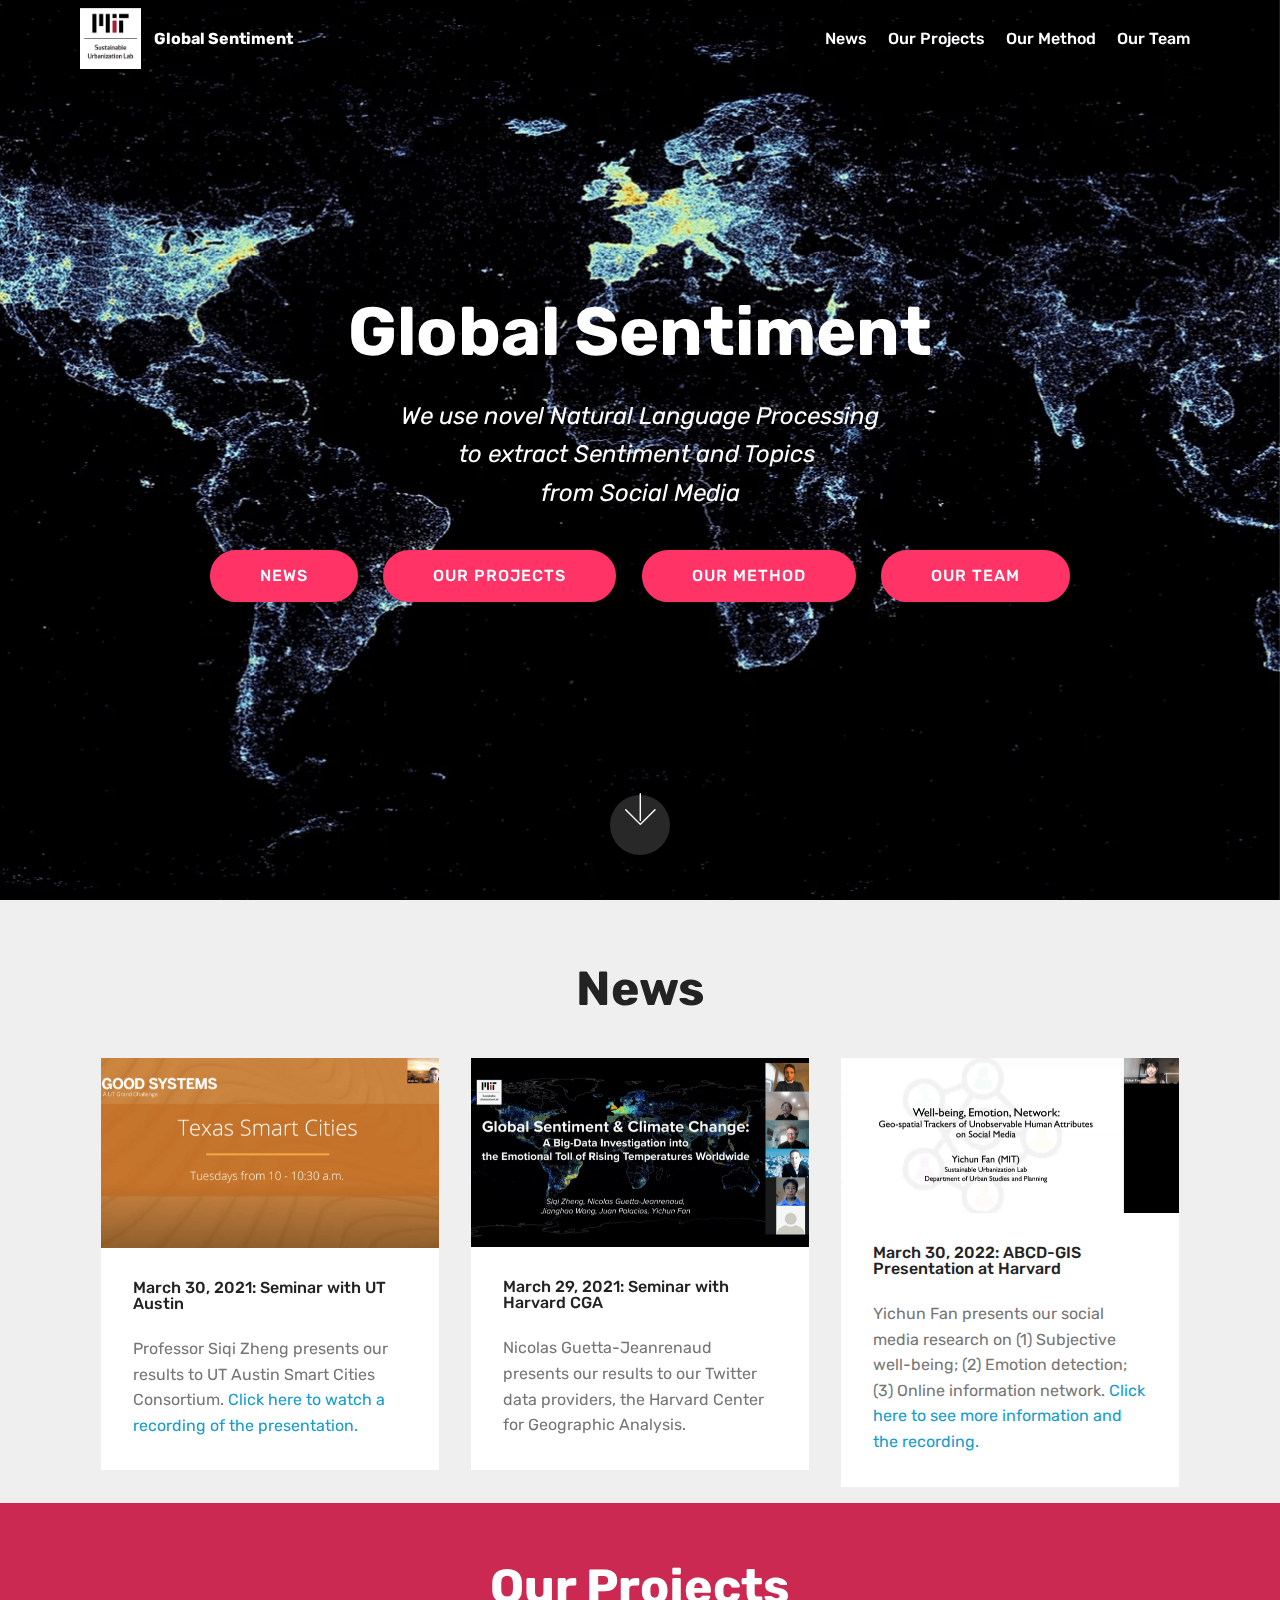
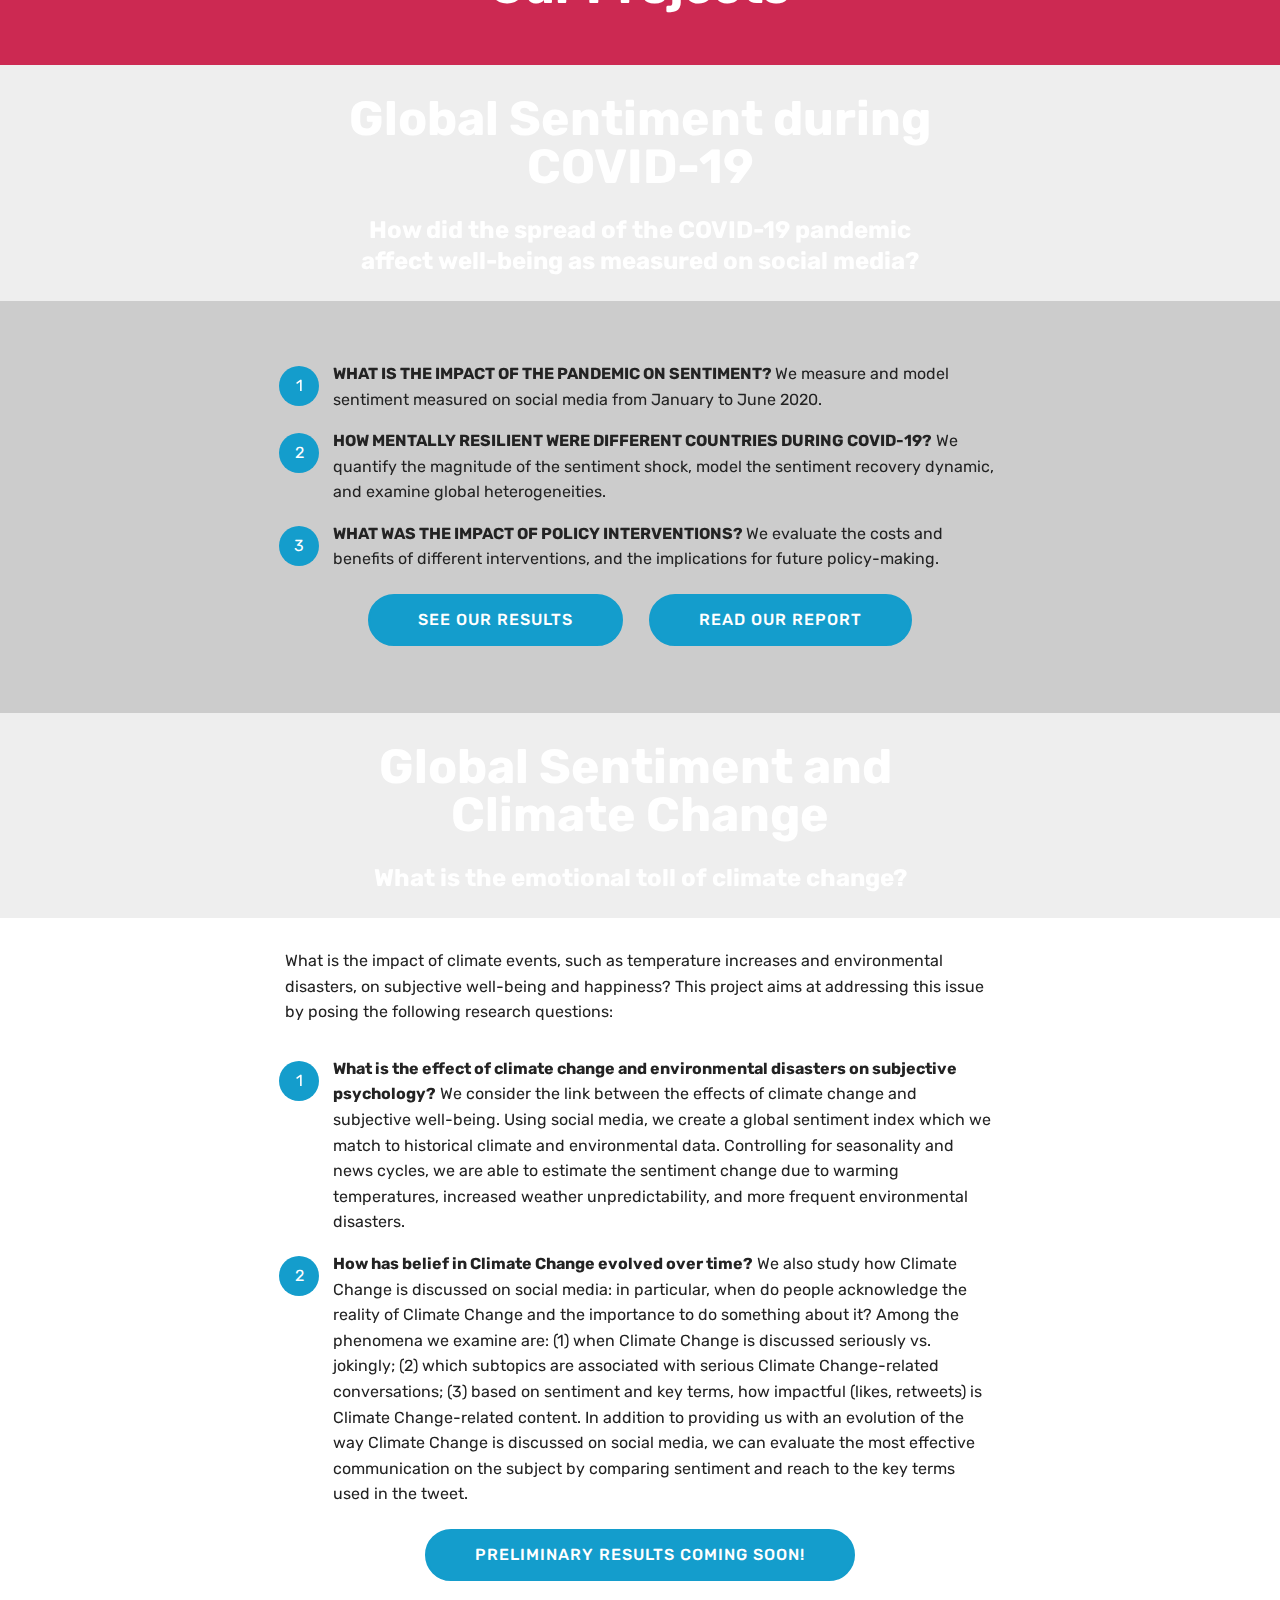
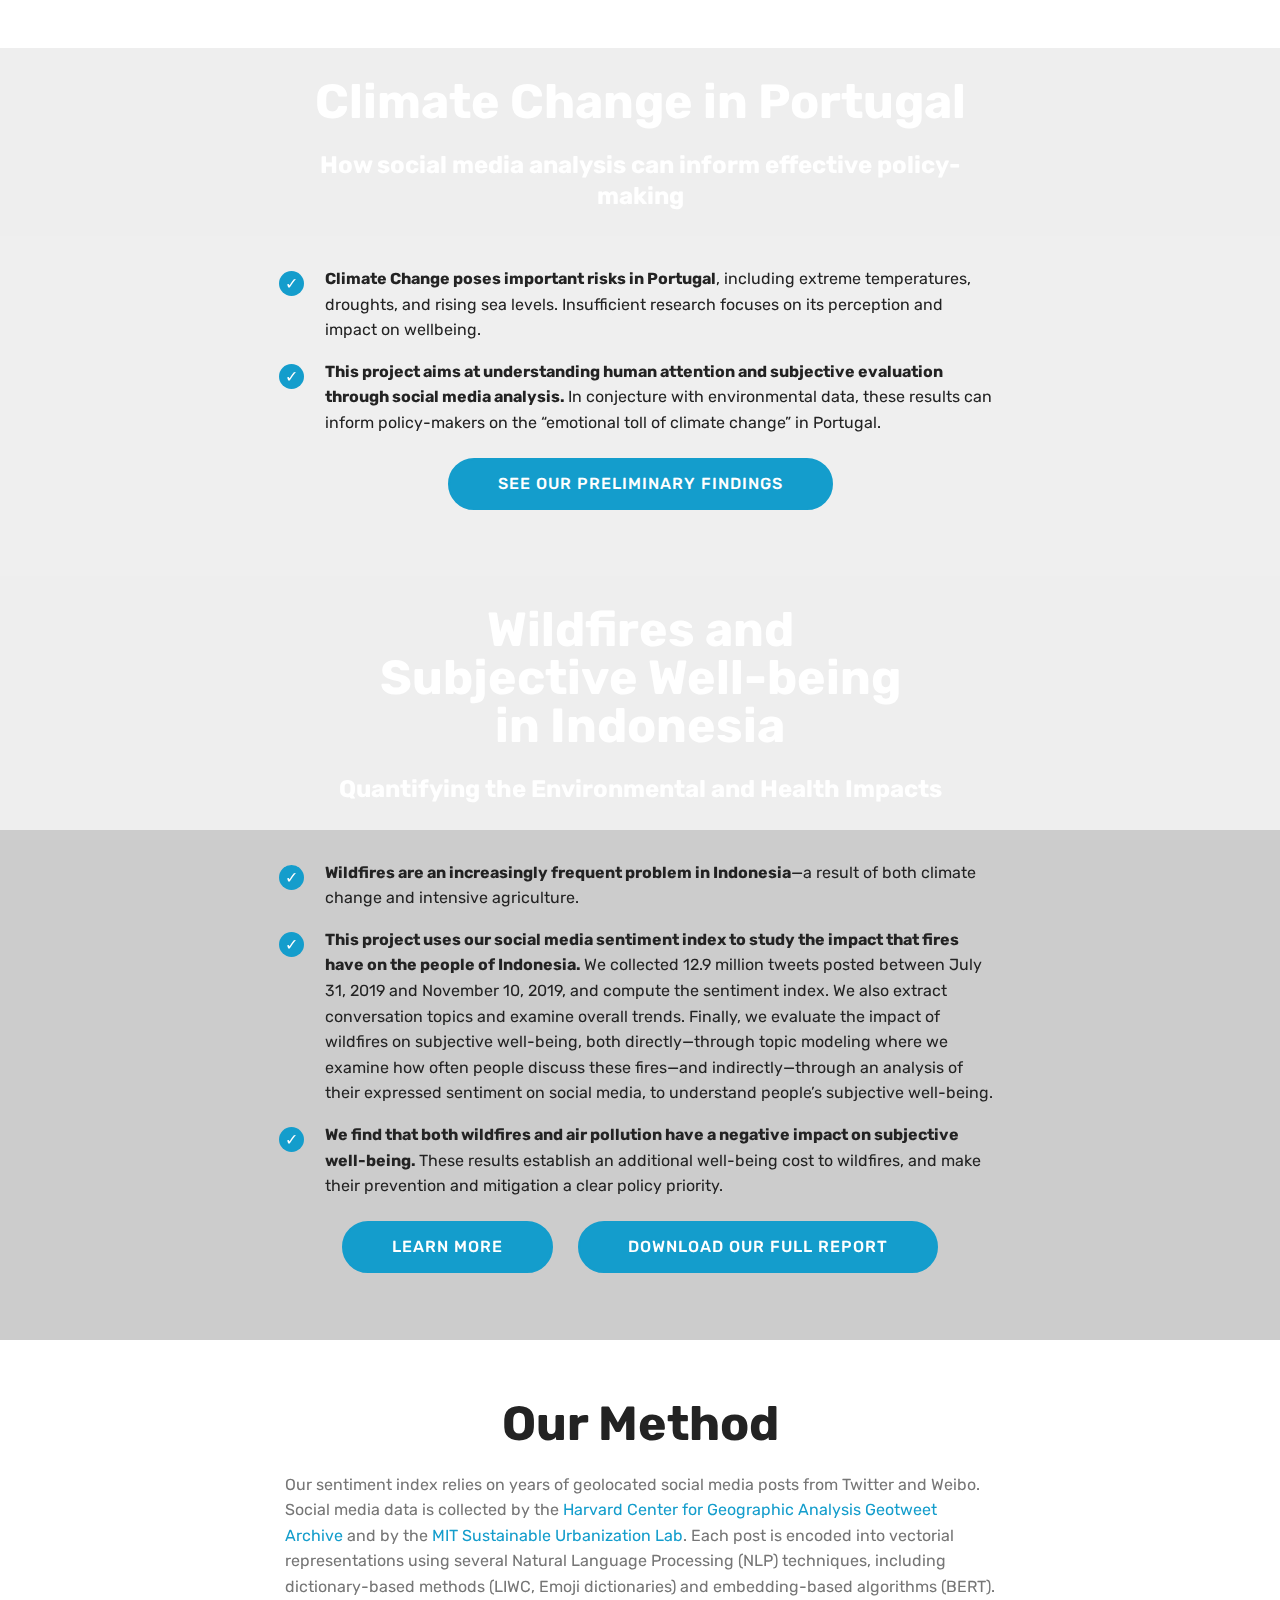
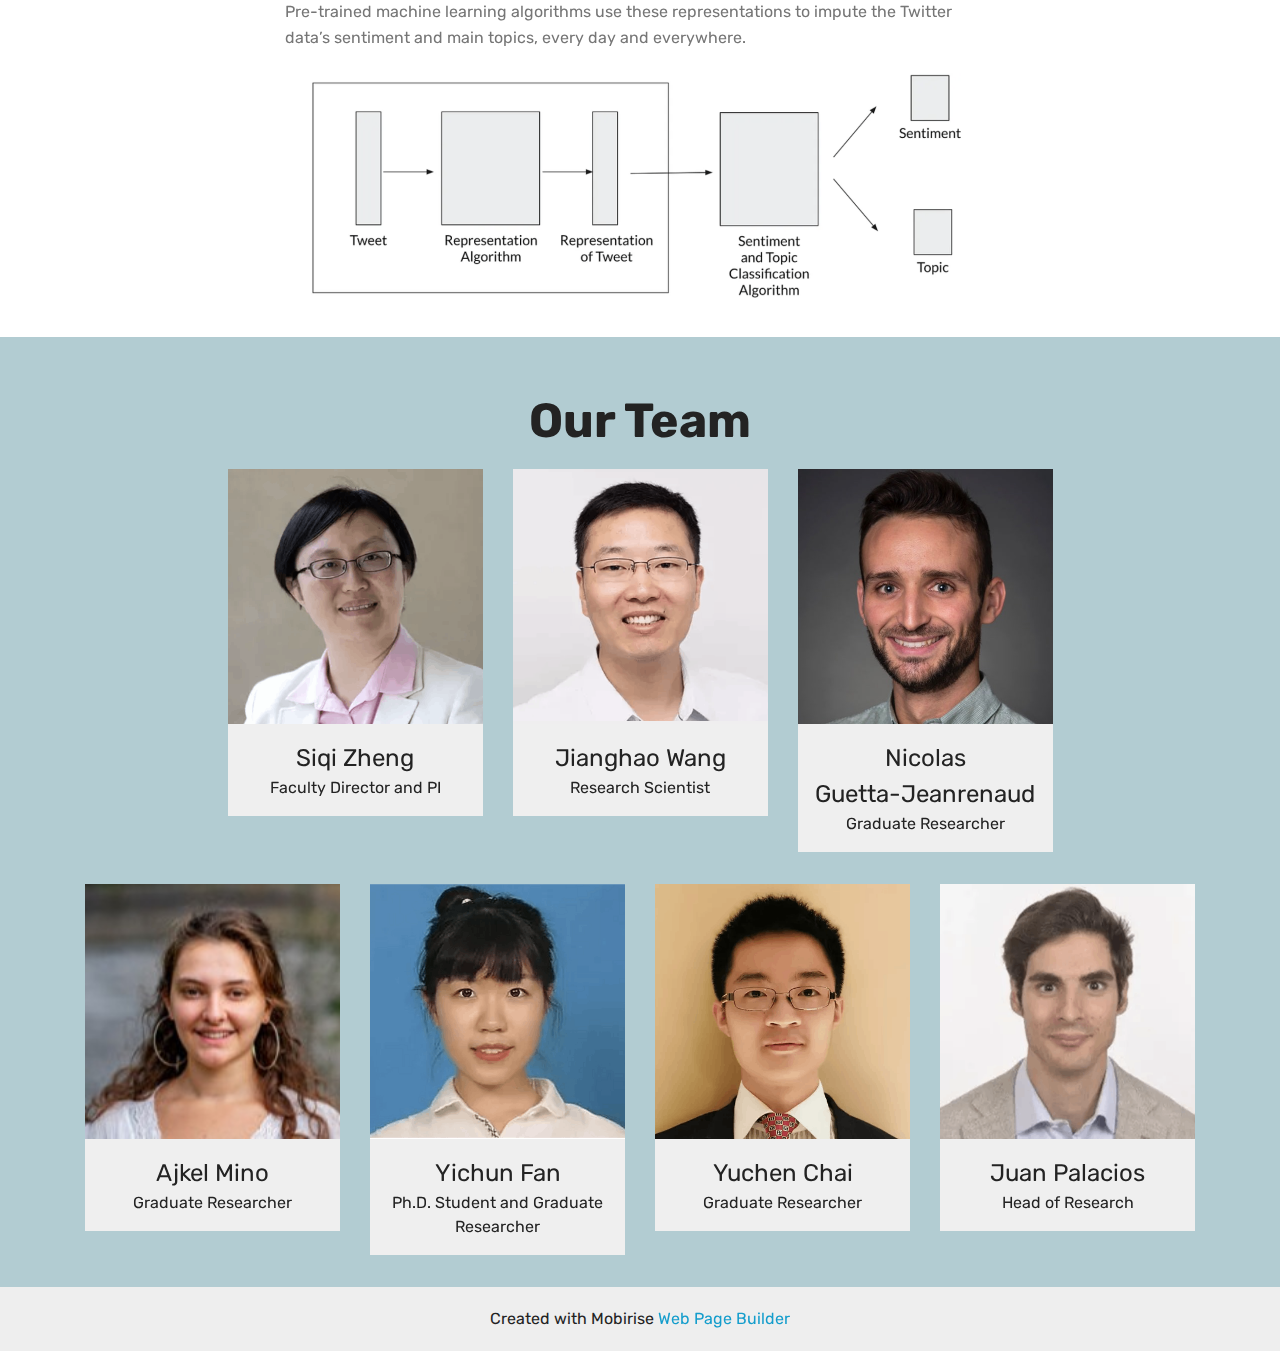
<file: index.html>
<!DOCTYPE html>
<html  >
<head>
  <!-- Site made with Mobirise Website Builder v5.6.5, https://mobirise.com -->
  <meta charset="UTF-8">
  <meta http-equiv="X-UA-Compatible" content="IE=edge">
  <meta name="generator" content="Mobirise v5.6.5, mobirise.com">
  <meta name="twitter:card" content="summary_large_image"/>
  <meta name="twitter:image:src" content="">
  <meta property="og:image" content="">
  <meta name="twitter:title" content="Global Sentiment">
  <meta name="viewport" content="width=device-width, initial-scale=1, minimum-scale=1">
  <link rel="shortcut icon" href="assets/images/sul-square-300x300.png" type="image/x-icon">
  <meta name="description" content="">
  
  
  <title>Global Sentiment</title>
  <link rel="stylesheet" href="assets/web/assets/mobirise-icons/mobirise-icons.css">
  <link rel="stylesheet" href="assets/bootstrap/css/bootstrap.min.css">
  <link rel="stylesheet" href="assets/bootstrap/css/bootstrap-grid.min.css">
  <link rel="stylesheet" href="assets/bootstrap/css/bootstrap-reboot.min.css">
  <link rel="stylesheet" href="assets/tether/tether.min.css">
  <link rel="stylesheet" href="assets/dropdown/css/style.css">
  <link rel="stylesheet" href="assets/socicon/css/styles.css">
  <link rel="stylesheet" href="assets/theme/css/style.css">
  <link rel="preload" href="https://fonts.googleapis.com/css?family=Rubik:300,300i,400,400i,500,500i,700,700i,900,900i&display=swap" as="style" onload="this.onload=null;this.rel='stylesheet'">
  <noscript><link rel="stylesheet" href="https://fonts.googleapis.com/css?family=Rubik:300,300i,400,400i,500,500i,700,700i,900,900i&display=swap"></noscript>
  <link rel="preload" as="style" href="assets/mobirise/css/mbr-additional.css"><link rel="stylesheet" href="assets/mobirise/css/mbr-additional.css" type="text/css">
  
  
  
  
</head>
<body>
  
  <section class="menu cid-sjUoffhgxq" once="menu" id="menu1-1y">

    

    <nav class="navbar navbar-expand beta-menu navbar-dropdown align-items-center navbar-fixed-top navbar-toggleable-sm bg-color transparent">
        <button class="navbar-toggler navbar-toggler-right" type="button" data-toggle="collapse" data-target="#navbarSupportedContent" aria-controls="navbarSupportedContent" aria-expanded="false" aria-label="Toggle navigation">
            <div class="hamburger">
                <span></span>
                <span></span>
                <span></span>
                <span></span>
            </div>
        </button>
        <div class="menu-logo">
            <div class="navbar-brand">
                <span class="navbar-logo">
                    <a href="index.html">
                         <img src="assets/images/sul-square-300x300.png" alt="Mobirise" style="height: 3.8rem;">
                    </a>
                </span>
                <span class="navbar-caption-wrap"><a class="navbar-caption text-white text-primary display-4" href="index.html">
                        Global Sentiment</a></span>
            </div>
        </div>
        <div class="collapse navbar-collapse" id="navbarSupportedContent">
            <ul class="navbar-nav nav-dropdown nav-right" data-app-modern-menu="true"><li class="nav-item"><a class="nav-link link text-white text-primary display-4" href="index.html#header16-38">
                        
                        News</a></li><li class="nav-item"><a class="nav-link link text-white text-primary display-4" href="index.html#content4-j">
                        
                        Our Projects</a></li><li class="nav-item"><a class="nav-link link text-white text-primary display-4" href="index.html#content4-k">
                        
                        Our Method</a></li><li class="nav-item"><a class="nav-link link text-white text-primary display-4" href="index.html#content4-t">Our Team</a></li></ul>
            
        </div>
    </nav>
</section>

<section class="cid-rYleqHynlU mbr-fullscreen mbr-parallax-background" id="header2-1">

    

    <div class="mbr-overlay" style="opacity: 0; background-color: rgb(255, 255, 255);"></div>

    <div class="container align-center">
        <div class="row justify-content-md-center">
            <div class="mbr-white col-md-10">
                <h1 class="mbr-section-title mbr-bold pb-3 mbr-fonts-style display-1">Global Sentiment</h1>
                
                <p class="mbr-text pb-3 mbr-fonts-style display-5"><em>We use novel Natural Language Processing<br></em><em>to extract Sentiment and Topics&nbsp;<br></em><em>from Social Media</em><br></p>
                <div class="mbr-section-btn"><a class="btn btn-md btn-secondary display-4" href="index.html#header16-38">NEWS</a> <a class="btn btn-md btn-secondary display-4" href="index.html#content4-j">OUR PROJECTS</a>  <a class="btn btn-md btn-secondary display-4" href="index.html#content4-k">OUR METHOD</a> <a class="btn btn-md btn-secondary display-4" href="index.html#content4-t">OUR TEAM</a></div>
            </div>
        </div>
    </div>
    <div class="mbr-arrow hidden-sm-down" aria-hidden="true">
        <a href="#next">
            <i class="mbri-down mbr-iconfont"></i>
        </a>
    </div>
</section>

<section class="header1 cid-stnr4Tqds9" id="header16-38">

    

    

    <div class="container">
        <div class="row justify-content-md-center">
            <div class="col-md-10 align-center">
                <h1 class="mbr-section-title mbr-bold pb-3 mbr-fonts-style display-2">
                    News</h1>
                
                
                
            </div>
        </div>
    </div>

</section>

<section class="features3 cid-stnuUejfHB" id="features3-3e">

    

    
    <div class="container">
        <div class="media-container-row">
            <div class="card p-3 col-12 col-md-6 col-lg-4">
                <div class="card-wrapper">
                    <div class="card-img">
                        <img src="assets/images/screen-shot-2021-04-01-at-19.53.13-676x347.png" alt="Mobirise">
                    </div>
                    <div class="card-box">
                        <h4 class="card-title mbr-fonts-style display-7">March 30, 2021: Seminar with UT Austin</h4>
                        <p class="mbr-text mbr-fonts-style display-7">
                            Professor Siqi Zheng presents our results to UT Austin Smart Cities Consortium. <a href="https://www.youtube.com/watch?v=a9ktpZa0hWw" class="text-primary" target="_blank">Click here to watch a recording of the presentation.</a></p>
                    </div>
                    
                </div>
            </div>

            <div class="card p-3 col-12 col-md-6 col-lg-4">
                <div class="card-wrapper">
                    <div class="card-img">
                        <img src="assets/images/pastedgraphic-3-676x381.png" alt="Mobirise">
                    </div>
                    <div class="card-box">
                        <h4 class="card-title mbr-fonts-style display-7">March 29, 2021: Seminar with Harvard CGA</h4>
                        <p class="mbr-text mbr-fonts-style display-7">
                            Nicolas Guetta-Jeanrenaud presents our results to our Twitter data providers, the Harvard Center for Geographic Analysis.
                        </p>
                    </div>
                    
                </div>
            </div>

            <div class="card p-3 col-12 col-md-6 col-lg-4">
                <div class="card-wrapper">
                    <div class="card-img">
                        <img src="assets/images/cga-presentation-676x313.png" alt="Mobirise">
                    </div>
                    <div class="card-box">
                        <h4 class="card-title mbr-fonts-style display-7">
                            March 30, 2022: ABCD-GIS Presentation at Harvard</h4>
                        <p class="mbr-text mbr-fonts-style display-7">Yichun Fan presents our social media research on&nbsp;(1) Subjective well-being; (2) Emotion detection; (3) Online information network. <a href="https://gis.harvard.edu/event/well-being-emotion-network-geo-spatial-trackers-unobservable-human-attributes-social-media" class="text-primary">Click here to see more information and the recording.&nbsp;</a></p>
                    </div>
                    
                </div>
            </div>

            
        </div>
    </div>
</section>

<section class="mbr-section content4 cid-sieudygMiJ" id="content4-j">

    

    <div class="container">
        <div class="media-container-row">
            <div class="title col-12 col-md-8">
                <h2 class="align-center pb-3 mbr-fonts-style display-2"><strong>
                    Our Projects</strong></h2>
                
                
            </div>
        </div>
    </div>
</section>

<section class="mbr-section content5 cid-sieugNKEuH mbr-parallax-background" id="content5-l">

    

    

    <div class="container">
        <div class="media-container-row">
            <div class="title col-12 col-md-8">
                <h2 class="align-center mbr-bold mbr-white pb-3 mbr-fonts-style display-2">
                    Global Sentiment during COVID-19</h2>
                <h3 class="mbr-section-subtitle align-center mbr-light mbr-white pb-3 mbr-fonts-style display-5"><strong>How did the spread of the COVID-19 pandemic </strong><br><strong>affect&nbsp;</strong><strong>well-being as measured on social media?</strong></h3>
                
                
            </div>
        </div>
    </div>
</section>

<section class="mbr-section article content11 cid-sievQvfgSn" id="content11-p">
     

    <div class="container">
        <div class="media-container-row">
            <div class="mbr-text counter-container col-12 col-md-8 mbr-fonts-style display-7">
                <ol>
                    <li><strong>WHAT IS THE IMPACT OF THE PANDEMIC ON SENTIMENT? </strong>We measure and model sentiment measured on social media from January to June 2020.&nbsp;</li>
                    <li><strong>HOW MENTALLY RESILIENT WERE DIFFERENT COUNTRIES DURING COVID-19?</strong>&nbsp;We quantify the magnitude of the sentiment shock, model the sentiment recovery dynamic, and examine global heterogeneities.&nbsp;</li><li><strong>WHAT WAS THE IMPACT OF POLICY INTERVENTIONS? </strong><span style="font-size: 1rem;">We evaluate the costs and benefits of different interventions, and the implications for future policy-making.</span></li>
                </ol>
            </div>
        </div>
    </div>
</section>

<section class="mbr-section content8 cid-siesbhfqjn" id="content8-e">

    

    <div class="container">
        <div class="media-container-row title">
            <div class="col-12 col-md-8">
                <div class="mbr-section-btn align-center"><a class="btn btn-primary display-4" href="./covid-19/country_analysis.html" target="_blank">SEE OUR RESULTS</a> <a class="btn btn-primary display-4" href="assets/files/COVID_sentiment_PDF.pdf" target="_blank">READ OUR REPORT</a></div>
            </div>
        </div>
    </div>
</section>

<section class="mbr-section content5 cid-sieuhFAYK7 mbr-parallax-background" id="content5-m">

    

    

    <div class="container">
        <div class="media-container-row">
            <div class="title col-12 col-md-8">
                <h2 class="align-center mbr-bold mbr-white pb-3 mbr-fonts-style display-2">Global Sentiment and&nbsp;<div>Climate Change</div></h2>
                <h3 class="mbr-section-subtitle align-center mbr-light mbr-white pb-3 mbr-fonts-style display-5"><strong>What is the emotional toll of climate change?</strong></h3>
                
                
            </div>
        </div>
    </div>
</section>

<section class="mbr-section article content1 cid-siewECJVdS" id="content1-q">
    
     

    <div class="container">
        <div class="media-container-row">
            <div class="mbr-text col-12 mbr-fonts-style display-7 col-md-8"><p>What is the impact of climate events, such as temperature increases and environmental disasters, on subjective well-being and happiness? This project aims at addressing this issue by posing the following research questions:</p></div>
        </div>
    </div>
</section>

<section class="mbr-section article content11 cid-siesh1A90P" id="content11-g">
     

    <div class="container">
        <div class="media-container-row">
            <div class="mbr-text counter-container col-12 col-md-8 mbr-fonts-style display-7">
                <ol>
                    <li><strong>What is the effect of climate change and environmental disasters on subjective psychology?</strong>&nbsp;We consider the link between the effects of climate change and subjective well-being. Using social media, we create a global sentiment index which we match to historical climate and environmental data. Controlling for seasonality and news cycles, we are able to estimate the sentiment change due to warming temperatures, increased weather unpredictability, and more frequent environmental disasters.&nbsp;</li>
                    <li><strong>How has belief in Climate Change evolved over time?</strong>&nbsp;We also study how Climate Change is discussed on social media: in particular, when do people acknowledge the reality of Climate Change and the importance to do something about it? Among the phenomena we examine are: (1) when Climate Change is discussed seriously vs. jokingly; (2) which subtopics are associated with serious Climate Change-related conversations; (3) based on sentiment and key terms, how impactful (likes, retweets) is Climate Change-related content. In addition to providing us with an evolution of the way Climate Change is discussed on social media, we can evaluate the most effective communication on the subject by comparing sentiment and reach to the key terms used in the tweet.</li>
                </ol>
            </div>
        </div>
    </div>
</section>

<section class="mbr-section content8 cid-skW3xlKGjg" id="content8-37">

    

    <div class="container">
        <div class="media-container-row title">
            <div class="col-12 col-md-8">
                <div class="mbr-section-btn align-center"><a class="btn btn-primary display-4" href="index.html#content5-m">PRELIMINARY RESULTS COMING SOON!</a></div>
            </div>
        </div>
    </div>
</section>

<section class="mbr-section content5 cid-sivkE7sbha mbr-parallax-background" id="content5-11">

    

    

    <div class="container">
        <div class="media-container-row">
            <div class="title col-12 col-md-8">
                <h2 class="align-center mbr-bold mbr-white pb-3 mbr-fonts-style display-2">Climate Change in Portugal</h2>
                <h3 class="mbr-section-subtitle align-center mbr-light mbr-white pb-3 mbr-fonts-style display-5"><strong>How social media analysis can inform effective policy-making
</strong></h3>
                
                
            </div>
        </div>
    </div>
</section>

<section class="mbr-section article content12 cid-skVJTAilDN" id="content12-21">
     

    <div class="container">
        <div class="media-container-row">
            <div class="mbr-text counter-container col-12 col-md-8 mbr-fonts-style display-7">
                <ul>
                    <li><strong>Climate Change poses important risks in Portugal</strong>, including extreme temperatures, droughts, and rising sea levels. Insufficient research focuses on its perception and impact on wellbeing.
</li><li><strong>This project aims at understanding human attention and subjective evaluation through social media analysis. </strong>In conjecture with environmental data, these results can inform policy-makers on the “emotional toll of climate change” in Portugal.</li>
                </ul>
            </div>
        </div>
    </div>
</section>

<section class="mbr-section content8 cid-skVKR6Krjd" id="content8-23">

    

    <div class="container">
        <div class="media-container-row title">
            <div class="col-12 col-md-8">
                <div class="mbr-section-btn align-center"><a class="btn btn-primary display-4" href="assets/files/mit_portugal.pdf" target="_blank">SEE OUR PRELIMINARY FINDINGS</a></div>
            </div>
        </div>
    </div>
</section>

<section class="mbr-section content5 cid-sivkEWFkNI mbr-parallax-background" id="content5-12">

    

    

    <div class="container">
        <div class="media-container-row">
            <div class="title col-12 col-md-8">
                <h2 class="align-center mbr-bold mbr-white pb-3 mbr-fonts-style display-2">
                    Wildfires and<br>Subjective Well-being<br>in Indonesia</h2>
                <h3 class="mbr-section-subtitle align-center mbr-light mbr-white pb-3 mbr-fonts-style display-5"><strong>Quantifying the Environmental and Health Impacts</strong></h3>
                
                
            </div>
        </div>
    </div>
</section>

<section class="mbr-section article content12 cid-sjUkBG11ZA" id="content12-1e">
     

    <div class="container">
        <div class="media-container-row">
            <div class="mbr-text counter-container col-12 col-md-8 mbr-fonts-style display-7">
                <ul>
                    <li><strong>Wildfires are an increasingly frequent problem in Indonesia</strong>—a result of both climate change and intensive agriculture.<strong> </strong></li><li><strong>This project uses our social media sentiment index to study the impact that fires have on the people of Indonesia. </strong>We collected 12.9 million tweets posted between July 31, 2019 and November 10, 2019, and compute the sentiment index. We also extract conversation topics and examine overall trends. Finally, we evaluate the impact of wildfires on subjective well-being, both directly—through topic modeling where we examine how often people discuss these fires—and indirectly—through an analysis of their expressed sentiment on social media, to understand people’s subjective well-being.<strong> </strong></li><li><strong>We find that both wildfires and air pollution have a negative impact on subjective well-being. </strong>These results establish an additional well-being cost to wildfires, and make their prevention and mitigation a clear policy priority.</li>
                </ul>
            </div>
        </div>
    </div>
</section>

<section class="mbr-section content8 cid-sjUhAiIiFu" id="content8-19">

    

    <div class="container">
        <div class="media-container-row title">
            <div class="col-12 col-md-8">
                <div class="mbr-section-btn align-center"><a class="btn btn-primary display-4" href="wildfires-indonesia.html">LEARN MORE</a> <a class="btn btn-primary display-4" href="assets/files/MIT-Indonesiareport.pdf" target="_blank">DOWNLOAD OUR FULL REPORT</a></div>
            </div>
        </div>
    </div>
</section>

<section class="mbr-section content4 cid-sieuenQPXS" id="content4-k">

    

    <div class="container">
        <div class="media-container-row">
            <div class="title col-12 col-md-8">
                <h2 class="align-center pb-3 mbr-fonts-style display-2"><strong>
                    Our Method</strong></h2>
                
                
            </div>
        </div>
    </div>
</section>

<section class="mbr-section article content1 cid-sieD334EDy" id="content1-s">
    
     

    <div class="container">
        <div class="media-container-row">
            <div class="mbr-text col-12 mbr-fonts-style display-7 col-md-8"><p>Our sentiment index relies on years of geolocated social media posts from Twitter and Weibo. Social media data is collected by the <a href="https://gis.harvard.edu/geotweet-archive-v20" class="text-primary" target="_blank">Harvard Center for Geographic Analysis&nbsp;Geotweet Archive</a>&nbsp;and&nbsp;<span style="font-size: 1rem;">by the <a href="https://www.sul.mit.edu/" class="text-primary" target="_blank">MIT Sustainable Urbanization Lab</a>. Each post is encoded into vectorial representations using several Natural Language Processing (NLP) techniques, including dictionary-based methods (LIWC, Emoji dictionaries) and embedding-based algorithms (BERT). Pre-trained machine learning algorithms use these representations to impute the Twitter data’s sentiment and main topics, every day and everywhere.</span></p></div>
        </div>
    </div>
</section>

<section class="cid-sieuGXDlHy" id="image1-n">

    

    <figure class="mbr-figure container">
        <div class="image-block" style="width: 60%;">
            <img src="assets/images/screen-shot-2021-01-02-at-15.31.54-1332x480.png" width="1400" alt="Mobirise">
            
        </div>
    </figure>
</section>

<section class="mbr-section content4 cid-sieD5Lla4T" id="content4-t">

    

    <div class="container">
        <div class="media-container-row">
            <div class="title col-12 col-md-8">
                <h2 class="align-center pb-3 mbr-fonts-style display-2"><strong>Our Team</strong></h2>
                
                
            </div>
        </div>
    </div>
</section>

<section class="team1 cid-sjUjMawx55" id="team1-1c">
    
    
    
    <div class="container align-center">
        
        
        <div class="row media-row">
            
        <div class="team-item col-lg-3 col-md-6">
                <div class="item-image">
                    <img src="assets/images/screen-shot-2021-01-02-at-15.34.36-510x508.png" alt="" title="">
                </div>
                <div class="item-caption py-3">
                    <div class="item-name px-2">
                        <p class="mbr-fonts-style display-5">
                           Siqi Zheng</p>
                    </div>
                    <div class="item-role px-2">
                        <p>Faculty Director and PI</p>
                    </div>
                    
                </div>
            </div><div class="team-item col-lg-3 col-md-6">
                <div class="item-image">
                    <img src="assets/images/screen-shot-2021-01-02-at-15.33.16-510x518.png" alt="" title="">
                </div>
                <div class="item-caption py-3">
                    <div class="item-name px-2">
                        <p class="mbr-fonts-style display-5">
                           Jianghao Wang</p>
                    </div>
                    <div class="item-role px-2">
                        <p>Research Scientist</p>
                    </div>
                    
                </div>
            </div><div class="team-item col-lg-3 col-md-6">
                <div class="item-image">
                    <img src="assets/images/nico-tpp-clean-510x714.jpeg" alt="" title="">
                </div>
                <div class="item-caption py-3">
                    <div class="item-name px-2">
                        <p class="mbr-fonts-style display-5">Nicolas<br>Guetta-Jeanrenaud</p>
                    </div>
                    <div class="item-role px-2">
                        <p>Graduate Researcher</p>
                    </div>
                    
                </div>
            </div></div>    
    </div>
</section>

<section class="team1 cid-skLGB5OeAt" id="team1-20">
    
    
    
    <div class="container align-center">
        
        
        <div class="row media-row">
            
        <div class="team-item col-lg-3 col-md-6">
                <div class="item-image">
                    <img src="assets/images/ajkel-mino-292x185.jpeg" alt="" title="">
                </div>
                <div class="item-caption py-3">
                    <div class="item-name px-2">
                        <p class="mbr-fonts-style display-5">
                           Ajkel Mino</p>
                    </div>
                    <div class="item-role px-2">
                        <p>Graduate Researcher</p>
                    </div>
                    
                </div>
            </div><div class="team-item col-lg-3 col-md-6">
                <div class="item-image">
                    <img src="assets/images/screen-shot-2020-12-31-at-18.00.24-462x434.png" alt="" title="">
                </div>
                <div class="item-caption py-3">
                    <div class="item-name px-2">
                        <p class="mbr-fonts-style display-5">Yichun Fan</p>
                    </div>
                    <div class="item-role px-2">
                        <p>Ph.D. Student and Graduate Researcher</p>
                    </div>
                    
                </div>
            </div><div class="team-item col-lg-3 col-md-6">
                <div class="item-image">
                    <img src="assets/images/screen-shot-2020-12-04-at-17.53.26-448x432.png" alt="" title="">
                </div>
                <div class="item-caption py-3">
                    <div class="item-name px-2">
                        <p class="mbr-fonts-style display-5">Yuchen Chai</p>
                    </div>
                    <div class="item-role px-2">
                        <p>Graduate Researcher</p>
                    </div>
                    
                </div>
            </div><div class="team-item col-lg-3 col-md-6">
                <div class="item-image">
                    <img src="assets/images/screen-shot-2021-01-02-at-15.33.28-510x510.png" alt="" title="">
                </div>
                <div class="item-caption py-3">
                    <div class="item-name px-2">
                        <p class="mbr-fonts-style display-5">Juan Palacios</p>
                    </div>
                    <div class="item-role px-2">
                        <p>Head of Research</p>
                    </div>
                    
                </div>
            </div></div>    
    </div>
</section><section class="display-7" style="padding: 0;align-items: center;justify-content: center;flex-wrap: wrap;    align-content: center;display: flex;position: relative;height: 4rem;"><a href="https://mobiri.se/2741547" style="flex: 1 1;height: 4rem;position: absolute;width: 100%;z-index: 1;"><img alt="" style="height: 4rem;" src="[data-uri]"></a><p style="margin: 0;text-align: center;" class="display-7">Created with Mobirise &#8204;</p><a style="z-index:1" href="https://mobirise.com/web-page-maker.html">Web Page Builder</a></section><script src="assets/popper/popper.min.js"></script>  <script src="assets/web/assets/jquery/jquery.min.js"></script>  <script src="assets/bootstrap/js/bootstrap.min.js"></script>  <script src="assets/tether/tether.min.js"></script>  <script src="assets/smoothscroll/smooth-scroll.js"></script>  <script src="assets/dropdown/js/nav-dropdown.js"></script>  <script src="assets/dropdown/js/navbar-dropdown.js"></script>  <script src="assets/touchswipe/jquery.touch-swipe.min.js"></script>  <script src="assets/parallax/jarallax.min.js"></script>  <script src="assets/theme/js/script.js"></script>  
  
  
</body>
</html>
</file>
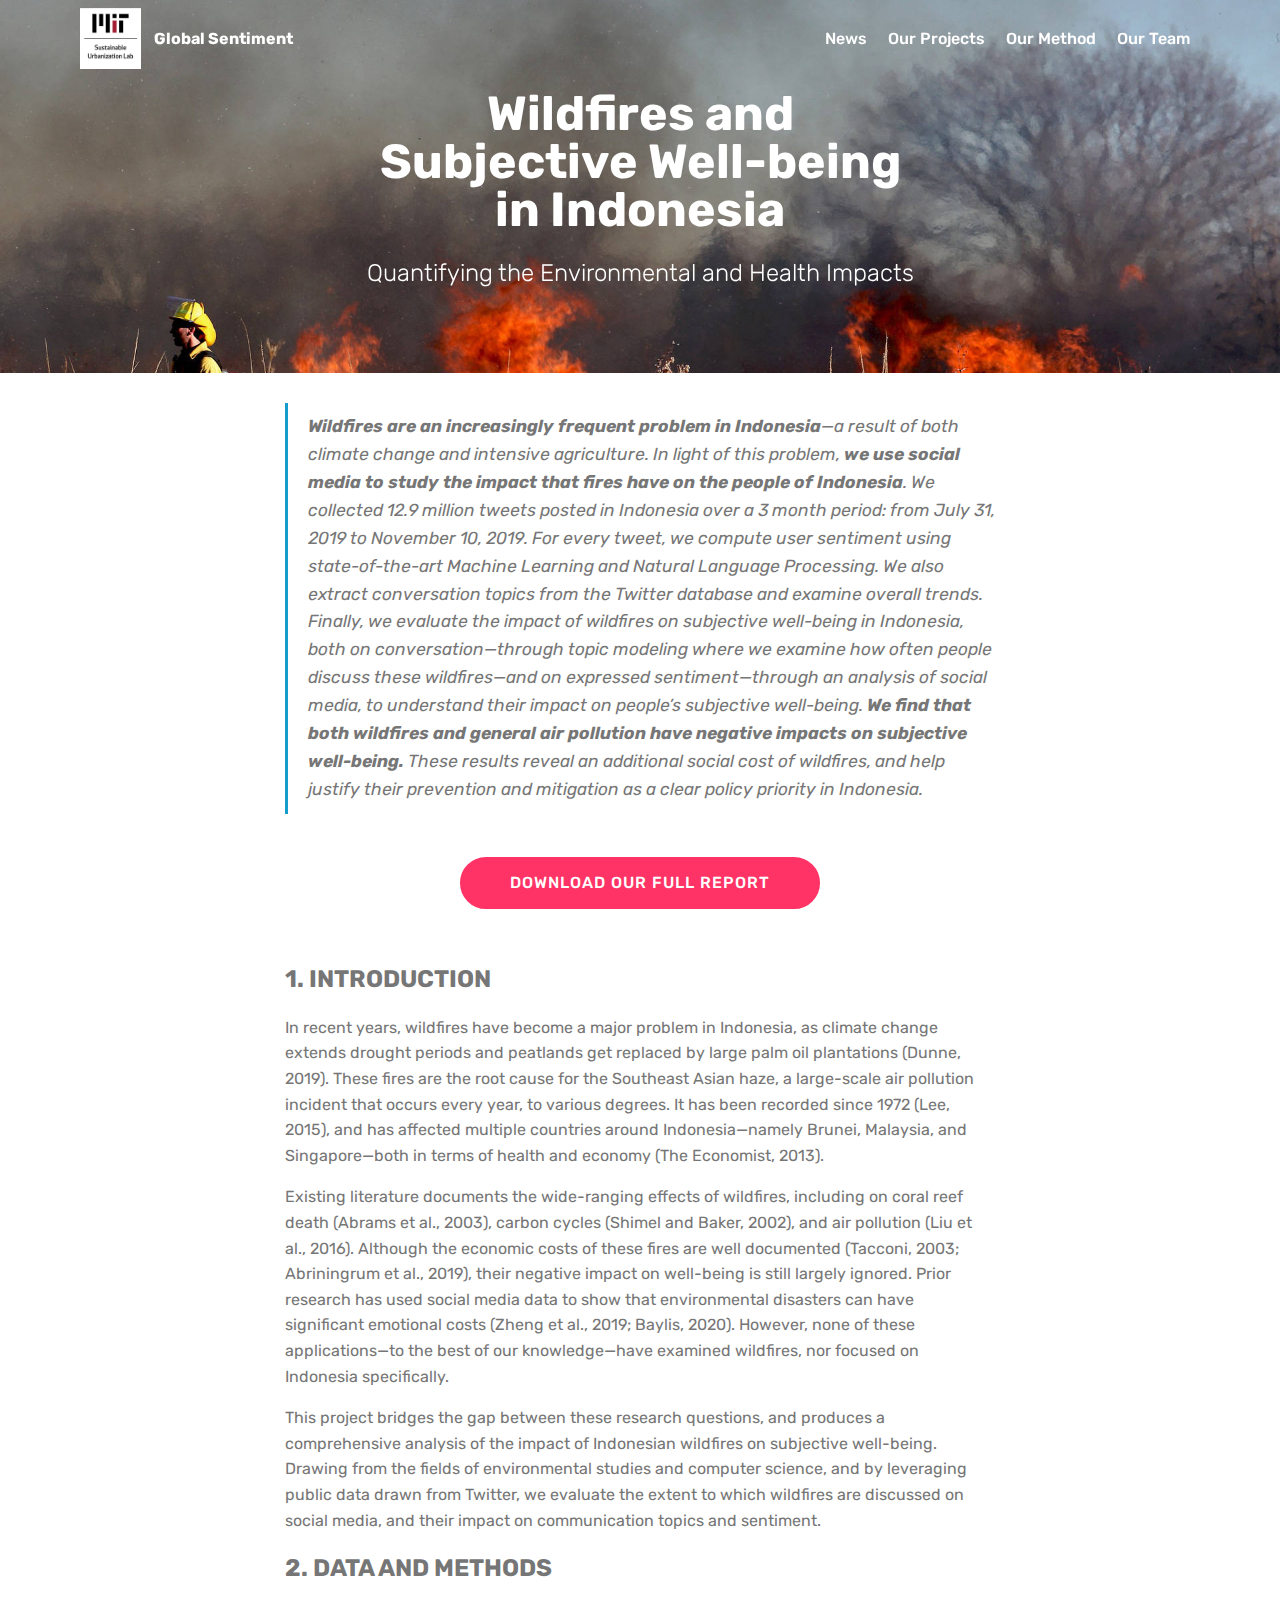
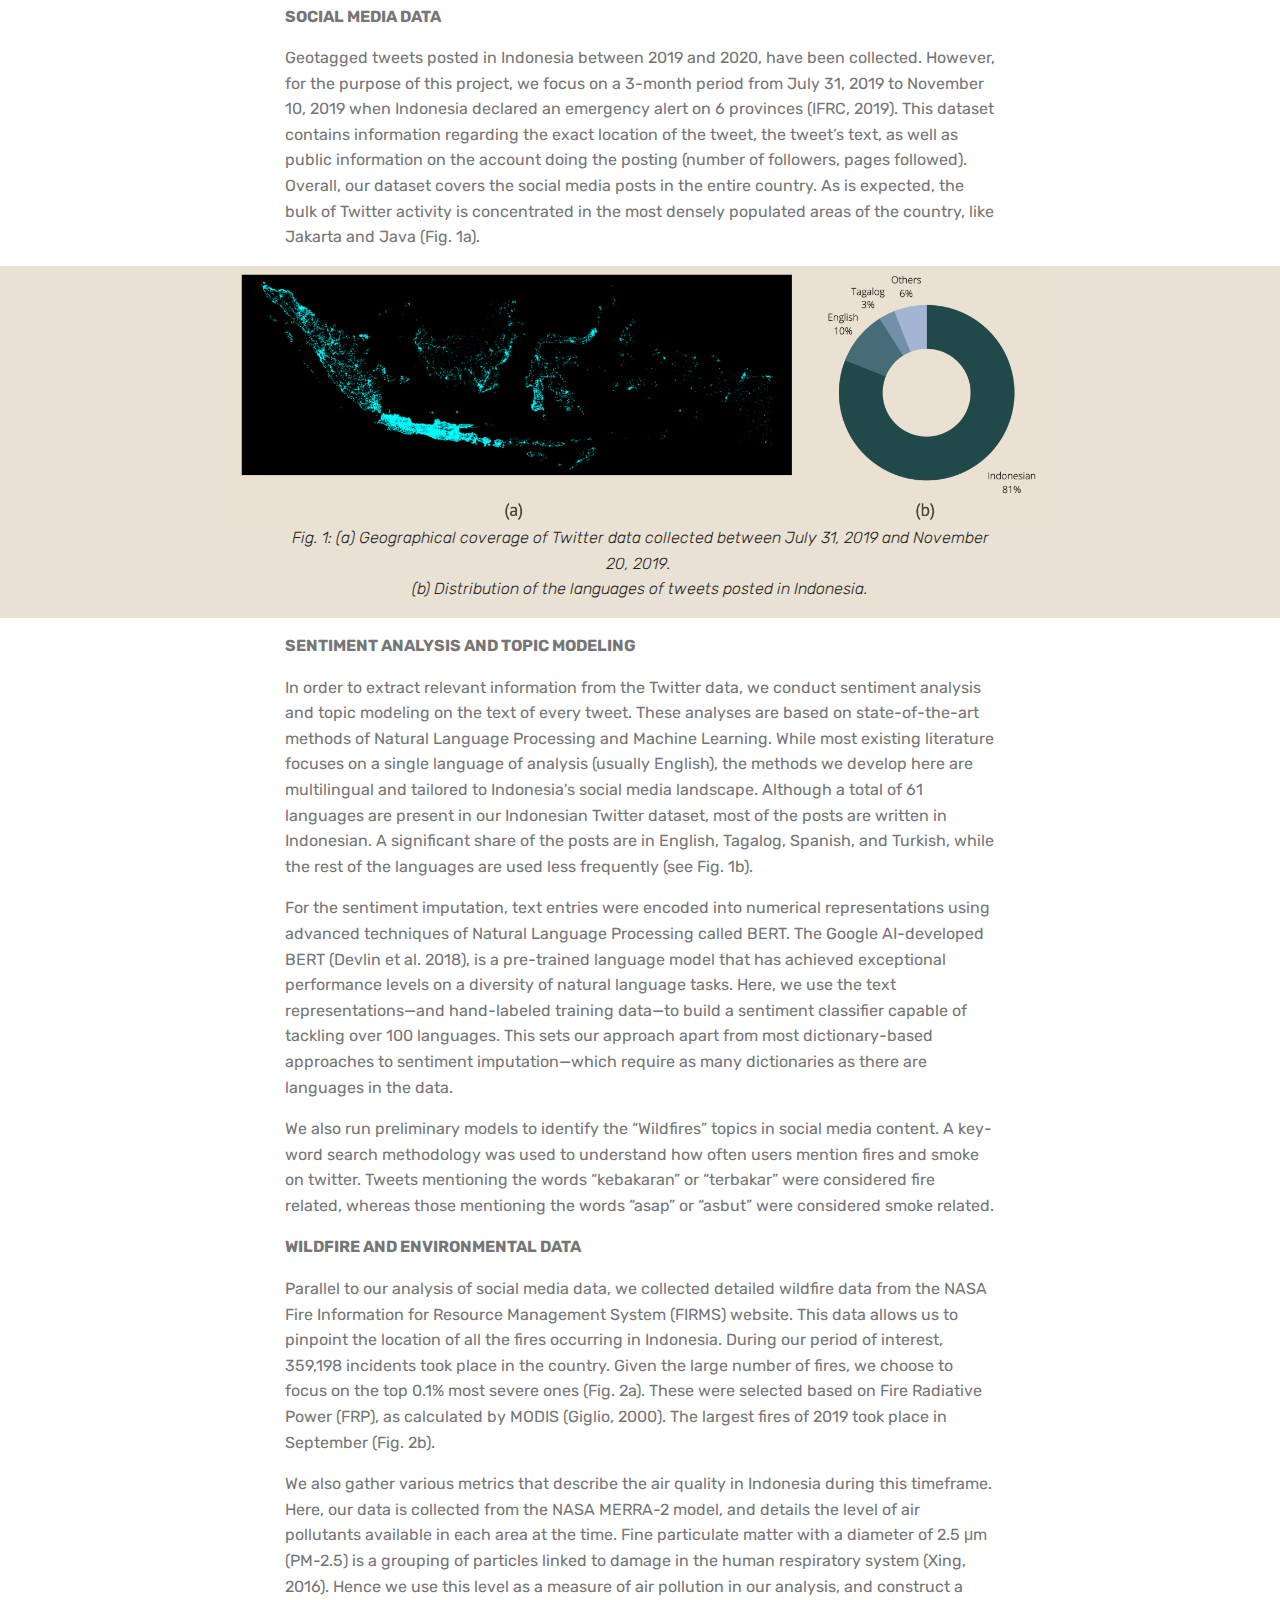
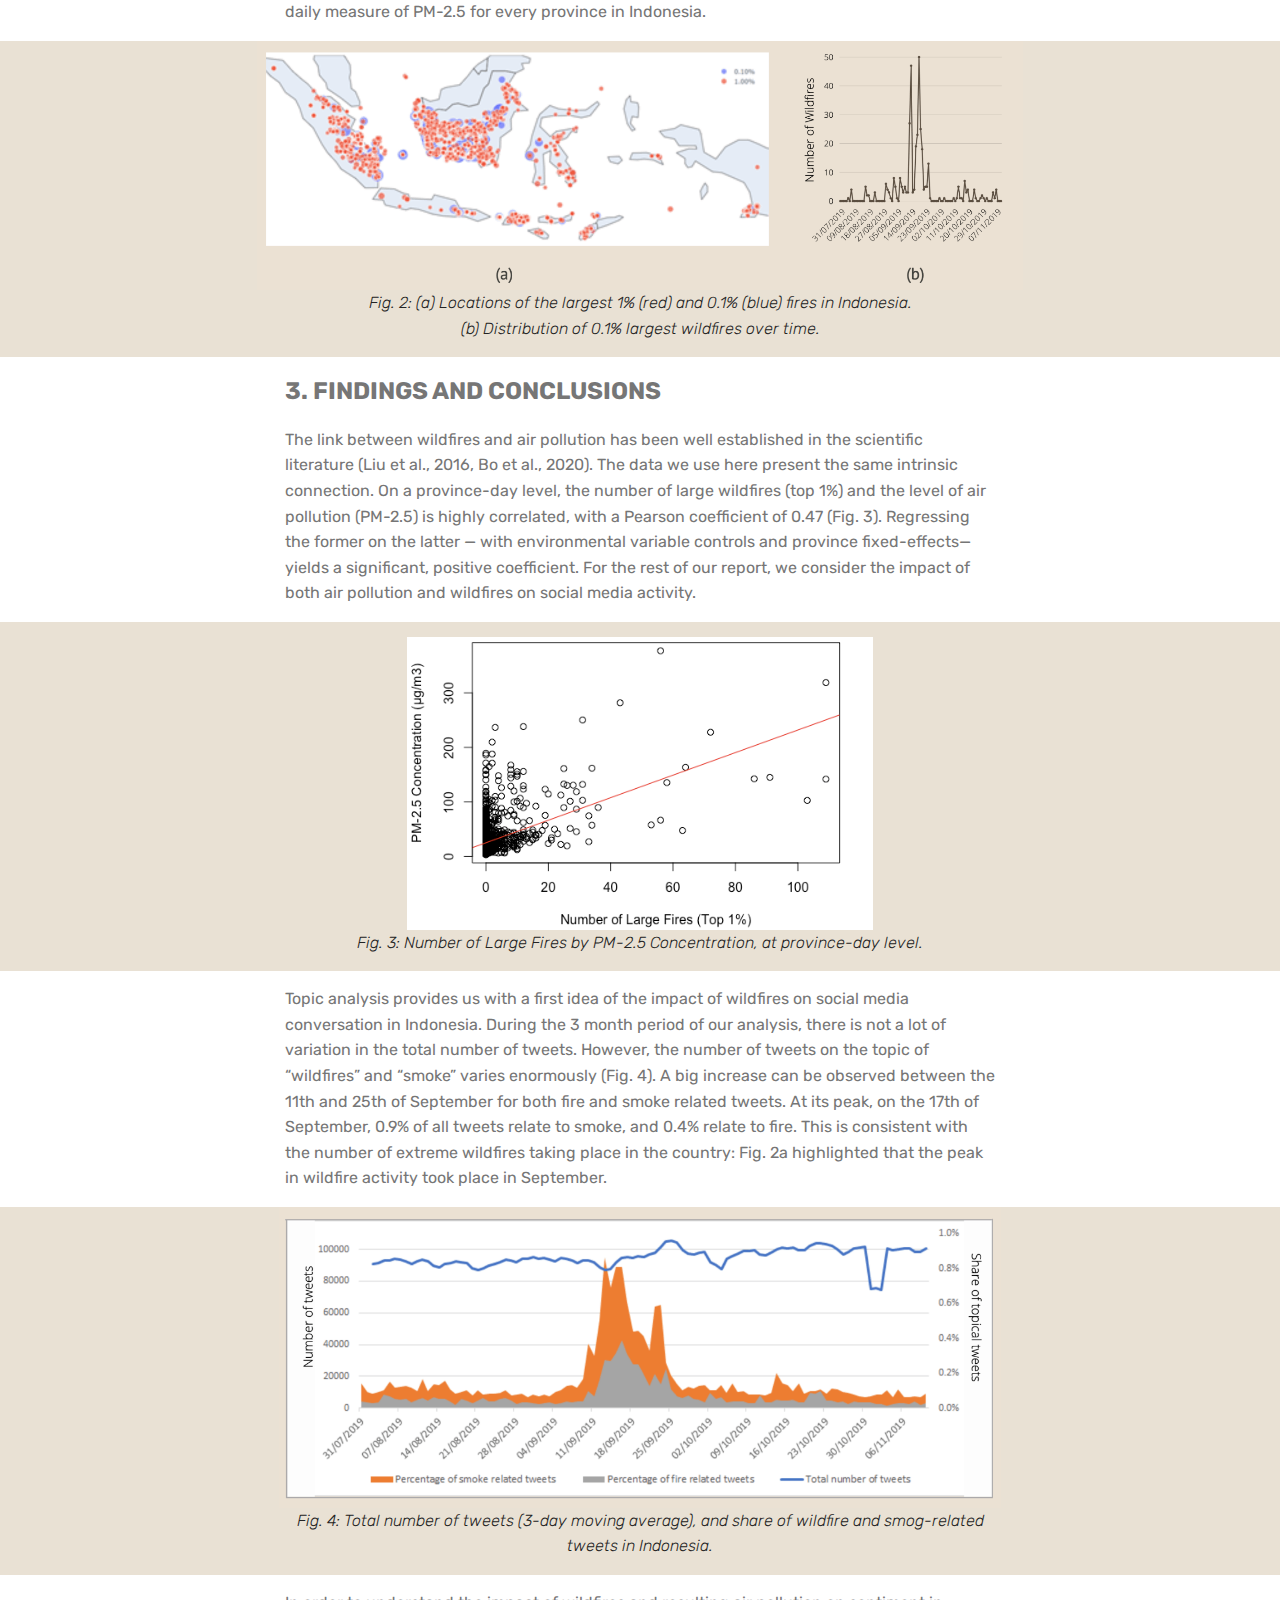
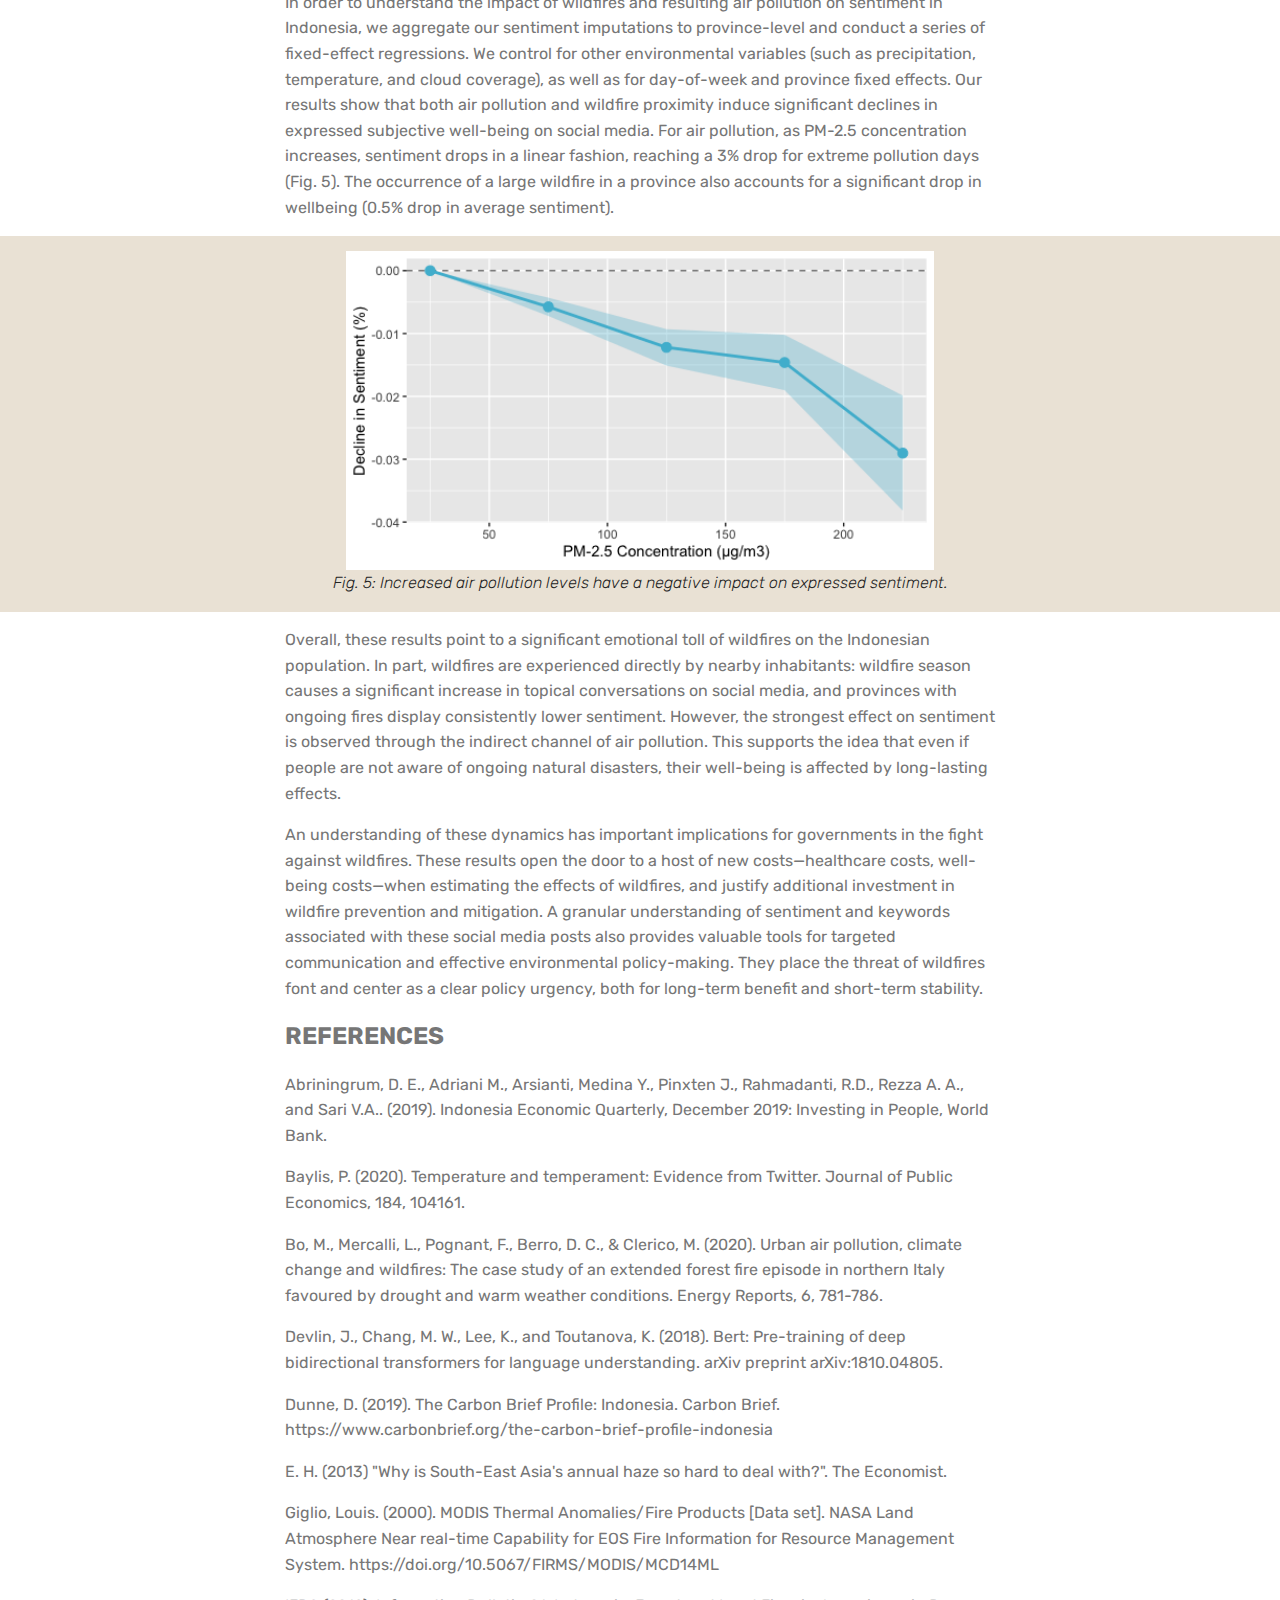
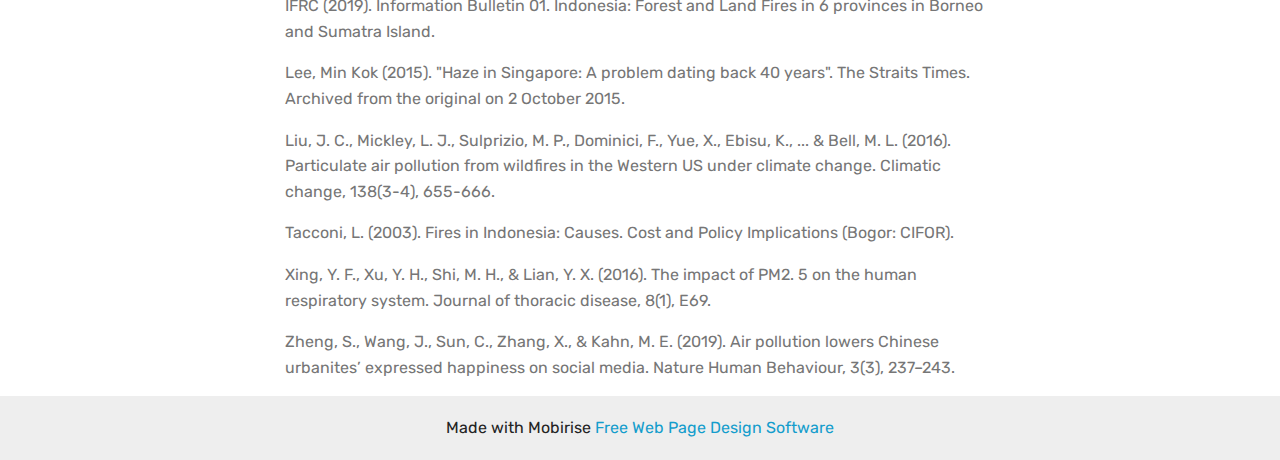
<file: wildfires-indonesia.html>
<!DOCTYPE html>
<html  >
<head>
  <!-- Site made with Mobirise Website Builder v5.6.5, https://mobirise.com -->
  <meta charset="UTF-8">
  <meta http-equiv="X-UA-Compatible" content="IE=edge">
  <meta name="generator" content="Mobirise v5.6.5, mobirise.com">
  <meta name="twitter:card" content="summary_large_image"/>
  <meta name="twitter:image:src" content="">
  <meta property="og:image" content="">
  <meta name="twitter:title" content="Wildfires and Subjective Well-being in Indonesia">
  <meta name="viewport" content="width=device-width, initial-scale=1, minimum-scale=1">
  <link rel="shortcut icon" href="assets/images/sul-square-300x300.png" type="image/x-icon">
  <meta name="description" content="Quantifying the Environmental and Health Impacts">
  
  
  <title>Wildfires and Subjective Well-being in Indonesia</title>
  <link rel="stylesheet" href="assets/web/assets/mobirise-icons/mobirise-icons.css">
  <link rel="stylesheet" href="assets/bootstrap/css/bootstrap.min.css">
  <link rel="stylesheet" href="assets/bootstrap/css/bootstrap-grid.min.css">
  <link rel="stylesheet" href="assets/bootstrap/css/bootstrap-reboot.min.css">
  <link rel="stylesheet" href="assets/tether/tether.min.css">
  <link rel="stylesheet" href="assets/dropdown/css/style.css">
  <link rel="stylesheet" href="assets/theme/css/style.css">
  <link rel="preload" href="https://fonts.googleapis.com/css?family=Rubik:300,300i,400,400i,500,500i,700,700i,900,900i&display=swap" as="style" onload="this.onload=null;this.rel='stylesheet'">
  <noscript><link rel="stylesheet" href="https://fonts.googleapis.com/css?family=Rubik:300,300i,400,400i,500,500i,700,700i,900,900i&display=swap"></noscript>
  <link rel="preload" as="style" href="assets/mobirise/css/mbr-additional.css"><link rel="stylesheet" href="assets/mobirise/css/mbr-additional.css" type="text/css">
  
  
  
  
</head>
<body>
  
  <section class="menu cid-sjUoffhgxq" once="menu" id="menu1-24">

    

    <nav class="navbar navbar-expand beta-menu navbar-dropdown align-items-center navbar-fixed-top navbar-toggleable-sm bg-color transparent">
        <button class="navbar-toggler navbar-toggler-right" type="button" data-toggle="collapse" data-target="#navbarSupportedContent" aria-controls="navbarSupportedContent" aria-expanded="false" aria-label="Toggle navigation">
            <div class="hamburger">
                <span></span>
                <span></span>
                <span></span>
                <span></span>
            </div>
        </button>
        <div class="menu-logo">
            <div class="navbar-brand">
                <span class="navbar-logo">
                    <a href="index.html">
                         <img src="assets/images/sul-square-300x300.png" alt="Mobirise" style="height: 3.8rem;">
                    </a>
                </span>
                <span class="navbar-caption-wrap"><a class="navbar-caption text-white text-primary display-4" href="index.html">
                        Global Sentiment</a></span>
            </div>
        </div>
        <div class="collapse navbar-collapse" id="navbarSupportedContent">
            <ul class="navbar-nav nav-dropdown nav-right" data-app-modern-menu="true"><li class="nav-item"><a class="nav-link link text-white text-primary display-4" href="index.html#header16-38">
                        
                        News</a></li><li class="nav-item"><a class="nav-link link text-white text-primary display-4" href="index.html#content4-j">
                        
                        Our Projects</a></li><li class="nav-item"><a class="nav-link link text-white text-primary display-4" href="index.html#content4-k">
                        
                        Our Method</a></li><li class="nav-item"><a class="nav-link link text-white text-primary display-4" href="index.html#content4-t">Our Team</a></li></ul>
            
        </div>
    </nav>
</section>

<section class="mbr-section content5 cid-skVLo0H74O mbr-parallax-background" id="content5-25">

    

    

    <div class="container">
        <div class="media-container-row">
            <div class="title col-12 col-md-8">
                <h2 class="align-center mbr-bold mbr-white pb-3 mbr-fonts-style display-2">Wildfires and <br>Subjective Well-being <br>in Indonesia</h2>
                <h3 class="mbr-section-subtitle align-center mbr-light mbr-white pb-3 mbr-fonts-style display-5">Quantifying the Environmental and Health Impacts</h3>
                
                
            </div>
        </div>
    </div>
</section>

<section class="mbr-section article content1 cid-skVNY1xaeT" id="content2-26">

     

    <div class="container">
        <div class="media-container-row">
            <div class="mbr-text col-12 col-md-8 mbr-fonts-style display-7">
                <blockquote><strong>Wildfires are an increasingly frequent problem in Indonesia</strong>—a result of both climate change and intensive agriculture.<strong> </strong>In light of this problem, <strong>we use social media to study the impact that fires have on the people of Indonesia</strong>. We collected 12.9 million tweets posted in Indonesia over a 3 month period: from July 31, 2019 to November 10, 2019. For every tweet, we compute user sentiment using state-of-the-art Machine Learning and Natural Language Processing. We also extract conversation topics from the Twitter database and examine overall trends. Finally, we evaluate the impact of wildfires on subjective well-being in Indonesia, both on conversation—through topic modeling where we examine how often people discuss these wildfires—and on expressed sentiment—through an analysis of social media, to understand their impact on people’s subjective well-being. <strong>We find that both wildfires and general air pollution have negative impacts on subjective well-being.</strong> These results reveal an additional social cost of wildfires, and help justify their prevention and mitigation as a clear policy priority in Indonesia.</blockquote>
            </div>
        </div>
    </div>
</section>

<section class="mbr-section content8 cid-skVR7UGiTa" id="content8-2u">

    

    <div class="container">
        <div class="media-container-row title">
            <div class="col-12 col-md-8">
                <div class="mbr-section-btn align-center"><a class="btn btn-secondary display-4" href="assets/files/MIT-Indonesiareport.pdf" target="_blank">DOWNLOAD OUR FULL REPORT</a></div>
            </div>
        </div>
    </div>
</section>

<section class="mbr-section article content1 cid-skVP0B0csa" id="content1-2f">
    
     

    <div class="container">
        <div class="media-container-row">
            <div class="mbr-text col-12 mbr-fonts-style display-5 col-md-8"><p><strong>1. INTRODUCTION</strong></p></div>
        </div>
    </div>
</section>

<section class="mbr-section article content1 cid-skVOQsHtkg" id="content1-2a">
    
     

    <div class="container">
        <div class="media-container-row">
            <div class="mbr-text col-12 mbr-fonts-style display-7 col-md-8"><p>In recent years, wildfires have become a major problem in Indonesia, as climate change extends drought periods and peatlands get replaced by large palm oil plantations (Dunne, 2019). These fires are the root cause for the Southeast Asian haze, a large-scale air pollution incident that occurs every year, to various degrees. It has been recorded since 1972 (Lee, 2015), and has affected multiple countries around Indonesia—namely Brunei, Malaysia, and Singapore—both in terms of health and economy (The Economist, 2013).</p><p>Existing literature documents the wide-ranging effects of wildfires, including on coral reef death (Abrams et al., 2003), carbon cycles (Shimel and Baker, 2002), and air pollution (Liu et al., 2016). Although the economic costs of these fires are well documented (Tacconi, 2003; Abriningrum et al., 2019), their negative impact on well-being is still largely ignored. Prior research has used social media data to show that environmental disasters can have significant emotional costs (Zheng et al., 2019; Baylis, 2020). However, none of these applications—to the best of our knowledge—have examined wildfires, nor focused on Indonesia specifically.</p><p>This project bridges the gap between these research questions, and produces a comprehensive analysis of the impact of Indonesian wildfires on subjective well-being. Drawing from the fields of environmental studies and computer science, and by leveraging public data drawn from Twitter, we evaluate the extent to which wildfires are discussed on social media, and their impact on communication topics and sentiment.</p></div>
        </div>
    </div>
</section>

<section class="mbr-section article content1 cid-skVPvPtoEj" id="content1-2s">
    
     

    <div class="container">
        <div class="media-container-row">
            <div class="mbr-text col-12 mbr-fonts-style display-5 col-md-8"><p><strong>2. DATA AND METHODS</strong></p></div>
        </div>
    </div>
</section>

<section class="mbr-section article content1 cid-skVP11r0f3" id="content1-2g">
    
     

    <div class="container">
        <div class="media-container-row">
            <div class="mbr-text col-12 mbr-fonts-style display-7 col-md-8"><p><strong>SOCIAL MEDIA DATA</strong></p><p>Geotagged tweets posted in Indonesia between 2019 and 2020, have been collected. However, for the purpose of this project, we focus on a 3-month period from July 31, 2019 to November 10, 2019 when Indonesia declared an emergency alert on 6 provinces (IFRC, 2019). This dataset contains information regarding the exact location of the tweet, the tweet’s text, as well as public information on the account doing the posting (number of followers, pages followed). Overall, our dataset covers the social media posts in the entire country. As is expected, the bulk of Twitter activity is concentrated in the most densely populated areas of the country, like Jakarta and Java (Fig. 1a).</p></div>
        </div>
    </div>
</section>

<section class="cid-skVS9pjnHj" id="image1-2x">

    

    <figure class="mbr-figure container">
        <div class="image-block" style="width: 73%;">
            <img src="assets/images/screen-shot-2021-01-04-at-19.36.09-1465x469.png" width="1400" alt="Mobirise">
            
        </div>
    </figure>
</section>

<section class="mbr-section article content1 cid-skVSh8NZpv" id="content1-2y">
    
     

    <div class="container">
        <div class="media-container-row">
            <div class="mbr-text col-12 mbr-fonts-style display-4 col-md-8"><p><em>Fig. 1:  (a) Geographical coverage of Twitter data collected between July 31, 2019 and November 20, 2019.&nbsp;<br></em><span style="font-size: calc(1rem + 0 * ((100vw - 20rem) / 28));"><em>(b) Distribution of the languages of tweets posted in Indonesia.</em></span></p></div>
        </div>
    </div>
</section>

<section class="mbr-section article content1 cid-skVP1YBL5j" id="content1-2i">
    
     

    <div class="container">
        <div class="media-container-row">
            <div class="mbr-text col-12 mbr-fonts-style display-7 col-md-8"><p><strong>SENTIMENT ANALYSIS AND TOPIC MODELING</strong></p><p>In order to extract relevant information from the Twitter data, we conduct sentiment analysis and topic modeling on the text of every tweet. These analyses are based on state-of-the-art methods of Natural Language Processing and Machine Learning. While most existing literature focuses on a single language of analysis (usually English), the methods we develop here are multilingual and tailored to Indonesia's social media landscape. Although a total of 61 languages are present in our Indonesian Twitter dataset, most of the posts are written in Indonesian. A significant share of the posts are in English, Tagalog, Spanish, and Turkish, while the rest of the languages are used less frequently (see Fig. 1b).&nbsp;</p><p>For the sentiment imputation, text entries were encoded into numerical representations using advanced techniques of Natural Language Processing called BERT. The Google AI-developed BERT (Devlin et al. 2018), is a pre-trained language model that has achieved exceptional performance levels on a diversity of natural language tasks. Here, we use the text representations—and hand-labeled training data—to build a sentiment classifier capable of tackling over 100 languages. This sets our approach apart from most dictionary-based approaches to sentiment imputation—which require as many dictionaries as there are languages in the data.</p><p>We also run preliminary models to identify the “Wildfires” topics in social media content. A key-word search methodology was used to understand how often users mention fires and smoke on twitter. Tweets mentioning the words “kebakaran” or “terbakar” were considered fire related, whereas those mentioning the words “asap” or “asbut” were considered smoke related.</p></div>
        </div>
    </div>
</section>

<section class="mbr-section article content1 cid-skVP2UMoib" id="content1-2k">
    
     

    <div class="container">
        <div class="media-container-row">
            <div class="mbr-text col-12 mbr-fonts-style display-7 col-md-8"><p>
                <strong>WILDFIRE AND ENVIRONMENTAL DATA</strong></p><p><span style="font-size: 1rem;">Parallel to our analysis of social media data, we collected detailed wildfire data from the NASA Fire Information for Resource Management System (FIRMS) website. This data allows us to pinpoint the location of all the fires occurring in Indonesia. During our period of interest, 359,198 incidents took place in the country. Given the large number of fires, we choose to focus on the top 0.1% most severe ones (Fig. 2a). These were selected based on Fire Radiative Power (FRP), as calculated by MODIS (Giglio, 2000). The largest fires of 2019 took place in September (Fig. 2b).</span></p><p><span style="font-size: 1rem;">We also gather various metrics that describe the air quality in Indonesia during this timeframe. Here, our data is collected from the NASA MERRA-2 model, and details the level of air pollutants available in each area at the time. Fine particulate matter with a diameter of 2.5 μm (PM-2.5) is a grouping of particles linked to damage in the human respiratory system (Xing, 2016). Hence we use this level as a measure of air pollution in our analysis, and construct a daily measure of PM-2.5 for every province in Indonesia.</span></p></div>
        </div>
    </div>
</section>

<section class="cid-skVWVjCMdg" id="image1-31">

    

    <figure class="mbr-figure container">
        <div class="image-block" style="width: 69%;">
            <img src="assets/images/screen-shot-2021-01-04-at-19.36.01-1465x477.png" width="1400" alt="Mobirise">
            
        </div>
    </figure>
</section>

<section class="mbr-section article content1 cid-skVWTlD4v1" id="content1-30">
    
     

    <div class="container">
        <div class="media-container-row">
            <div class="mbr-text col-12 mbr-fonts-style display-4 col-md-8"><p><em>Fig. 2: (a) Locations of the largest 1% (red) and 0.1% (blue) fires in Indonesia.<br></em><em>(b) Distribution of 0.1% largest wildfires over time.</em></p></div>
        </div>
    </div>
</section>

<section class="mbr-section article content1 cid-skVPrFvoFS" id="content1-2r">
    
     

    <div class="container">
        <div class="media-container-row">
            <div class="mbr-text col-12 mbr-fonts-style display-5 col-md-8"><p><strong>3. FINDINGS AND CONCLUSIONS</strong></p></div>
        </div>
    </div>
</section>

<section class="mbr-section article content1 cid-skVP3nJQfZ" id="content1-2l">
    
     

    <div class="container">
        <div class="media-container-row">
            <div class="mbr-text col-12 mbr-fonts-style display-7 col-md-8"><p>The link between wildfires and air pollution has been well established in the scientific literature (Liu et al., 2016, Bo et al., 2020). The data we use here present the same intrinsic connection. On a province-day level, the number of large wildfires (top 1%) and the level of air pollution (PM-2.5) is highly correlated, with a Pearson coefficient of 0.47 (Fig. 3). Regressing the former on the latter — with environmental variable controls and province fixed-effects—yields a significant, positive coefficient. For the rest of our report, we consider the impact of both air pollution and wildfires on social media activity.</p></div>
        </div>
    </div>
</section>

<section class="cid-skVWSKSXBS" id="image1-2z">

    

    <figure class="mbr-figure container">
        <div class="image-block" style="width: 42%;">
            <img src="assets/images/image6-1-562x442.png" width="1400" alt="Mobirise">
            
        </div>
    </figure>
</section>

<section class="mbr-section article content1 cid-skVWVSvJ5T" id="content1-32">
    
     

    <div class="container">
        <div class="media-container-row">
            <div class="mbr-text col-12 mbr-fonts-style display-4 col-md-8"><p><em>Fig. 3: Number of Large Fires by PM-2.5 Concentration, at province-day level.</em></p></div>
        </div>
    </div>
</section>

<section class="mbr-section article content1 cid-skVP3Res5b" id="content1-2m">
    
     

    <div class="container">
        <div class="media-container-row">
            <div class="mbr-text col-12 mbr-fonts-style display-7 col-md-8"><p>Topic analysis provides us with a first idea of the impact of wildfires on social media conversation in Indonesia. During the 3 month period of our analysis, there is not a lot of variation in the total number of tweets. However, the number of tweets on the topic of “wildfires” and “smoke” varies enormously (Fig. 4). A big increase can be observed between the 11th and 25th of September for both fire and smoke related tweets. At its peak, on the 17th of September, 0.9% of all tweets relate to smoke, and 0.4% relate to fire. This is consistent with the number of extreme wildfires taking place in the country: Fig. 2a highlighted that the peak in wildfire activity took place in September.</p></div>
        </div>
    </div>
</section>

<section class="cid-skVWWyN3QB" id="image1-33">

    

    <figure class="mbr-figure container">
        <div class="image-block" style="width: 65%;">
            <img src="assets/images/screen-shot-2021-01-04-at-19.35.48-1198x499.png" width="1400" alt="Mobirise">
            
        </div>
    </figure>
</section>

<section class="mbr-section article content1 cid-skVWX89lSr" id="content1-34">
    
     

    <div class="container">
        <div class="media-container-row">
            <div class="mbr-text col-12 mbr-fonts-style display-4 col-md-8"><p><em>Fig. 4: Total number of tweets (3-day moving average), and share of wildfire  and smog-related tweets in Indonesia.</em></p></div>
        </div>
    </div>
</section>

<section class="mbr-section article content1 cid-skVP2txF06" id="content1-2j">
    
     

    <div class="container">
        <div class="media-container-row">
            <div class="mbr-text col-12 mbr-fonts-style display-7 col-md-8"><p>In order to understand the impact of wildfires and resulting air pollution on sentiment in Indonesia, we aggregate our sentiment imputations to province-level and conduct a series of fixed-effect regressions. We control for other environmental variables (such as precipitation, temperature, and cloud coverage), as well as for day-of-week and province fixed effects. Our results show that both air pollution and wildfire proximity induce significant declines in expressed subjective well-being on social media. For air pollution, as PM-2.5 concentration increases, sentiment drops in a  linear fashion, reaching a 3% drop for extreme pollution days (Fig. 5). The occurrence of a large wildfire in a province also accounts for a significant drop in wellbeing (0.5% drop in average sentiment).</p></div>
        </div>
    </div>
</section>

<section class="cid-skVYtLIfLR" id="image1-35">

    

    <figure class="mbr-figure container">
        <div class="image-block" style="width: 53%;">
            <img src="assets/images/image3-562x305.png" width="1400" alt="Mobirise">
            
        </div>
    </figure>
</section>

<section class="mbr-section article content1 cid-skVYuuzgwL" id="content1-36">
    
     

    <div class="container">
        <div class="media-container-row">
            <div class="mbr-text col-12 mbr-fonts-style display-4 col-md-8"><p><em>Fig. 5: Increased air pollution levels have a negative impact on expressed sentiment.</em></p></div>
        </div>
    </div>
</section>

<section class="mbr-section article content1 cid-skVP4i7cRZ" id="content1-2n">
    
     

    <div class="container">
        <div class="media-container-row">
            <div class="mbr-text col-12 mbr-fonts-style display-7 col-md-8"><p>Overall, these results point to a significant emotional toll of wildfires on the Indonesian population. In part, wildfires are experienced directly by nearby inhabitants: wildfire season causes a significant increase in topical conversations on social media, and provinces with ongoing fires display consistently lower sentiment. However, the strongest effect on sentiment is observed through the indirect channel of air pollution. This supports the idea that even if people are not aware of ongoing natural disasters, their well-being is affected by long-lasting effects.</p><p>An understanding of these dynamics has important implications for governments in the fight against wildfires. These results open the door to a host of new costs—healthcare costs, well-being costs—when estimating the effects of wildfires, and justify additional investment in wildfire prevention and mitigation. A granular understanding of sentiment and keywords associated with these social media posts also provides valuable tools for targeted communication and effective environmental policy-making. They place the threat of wildfires font and center as a clear policy urgency, both for long-term benefit and short-term stability.</p></div>
        </div>
    </div>
</section>

<section class="mbr-section article content1 cid-skVQMdLGg8" id="content1-2t">
    
     

    <div class="container">
        <div class="media-container-row">
            <div class="mbr-text col-12 mbr-fonts-style display-5 col-md-8"><p><strong>REFERENCES</strong></p></div>
        </div>
    </div>
</section>

<section class="mbr-section article content1 cid-skVP4Oq9x5" id="content1-2o">
    
     

    <div class="container">
        <div class="media-container-row">
            <div class="mbr-text col-12 mbr-fonts-style display-7 col-md-8"><p>Abriningrum, D. E., Adriani M., Arsianti, Medina Y., Pinxten J., Rahmadanti, R.D., Rezza A. A., and Sari V.A.. (2019). Indonesia Economic Quarterly, December 2019: Investing in People, World Bank.</p><p>Baylis, P. (2020). Temperature and temperament: Evidence from Twitter. Journal of Public Economics, 184, 104161.</p><p>Bo, M., Mercalli, L., Pognant, F., Berro, D. C., &amp; Clerico, M. (2020). Urban air pollution, climate change and wildfires: The case study of an extended forest fire episode in northern Italy favoured by drought and warm weather conditions. Energy Reports, 6, 781-786.</p><p>Devlin, J., Chang, M. W., Lee, K., and Toutanova, K. (2018). Bert: Pre-training of deep bidirectional transformers for language understanding. arXiv preprint arXiv:1810.04805.</p><p>Dunne, D. (2019). The Carbon Brief Profile: Indonesia. Carbon Brief. https://www.carbonbrief.org/the-carbon-brief-profile-indonesia</p><p>E. H. (2013)  "Why is South-East Asia's annual haze so hard to deal with?". The Economist.&nbsp;</p><p>Giglio, Louis. (2000). MODIS Thermal Anomalies/Fire Products [Data set]. NASA Land Atmosphere Near real-time Capability for EOS Fire Information for Resource Management System. https://doi.org/10.5067/FIRMS/MODIS/MCD14ML</p><p>IFRC (2019). Information Bulletin 01. Indonesia: Forest and Land Fires in 6 provinces in Borneo and Sumatra Island.</p><p>Lee, Min Kok (2015). "Haze in Singapore: A problem dating back 40 years". The Straits Times. Archived from the original on 2 October 2015.&nbsp;</p><p>Liu, J. C., Mickley, L. J., Sulprizio, M. P., Dominici, F., Yue, X., Ebisu, K., ... &amp; Bell, M. L. (2016). Particulate air pollution from wildfires in the Western US under climate change. Climatic change, 138(3-4), 655-666.</p><p>Tacconi, L. (2003). Fires in Indonesia: Causes. Cost and Policy Implications (Bogor: CIFOR).</p><p>Xing, Y. F., Xu, Y. H., Shi, M. H., &amp; Lian, Y. X. (2016). The impact of PM2. 5 on the human respiratory system. Journal of thoracic disease, 8(1), E69.</p><p>Zheng, S., Wang, J., Sun, C., Zhang, X., &amp; Kahn, M. E. (2019). Air pollution lowers Chinese urbanites’ expressed happiness on social media. Nature Human Behaviour, 3(3), 237–243.</p></div>
        </div>
    </div>
</section><section class="display-7" style="padding: 0;align-items: center;justify-content: center;flex-wrap: wrap;    align-content: center;display: flex;position: relative;height: 4rem;"><a href="https://mobiri.se/2741547" style="flex: 1 1;height: 4rem;position: absolute;width: 100%;z-index: 1;"><img alt="" style="height: 4rem;" src="[data-uri]"></a><p style="margin: 0;text-align: center;" class="display-7">Made with Mobirise &#8204;</p><a style="z-index:1" href="https://mobirise.com/website-design-software.html">Free Web Page Design Software</a></section><script src="assets/popper/popper.min.js"></script>  <script src="assets/web/assets/jquery/jquery.min.js"></script>  <script src="assets/bootstrap/js/bootstrap.min.js"></script>  <script src="assets/tether/tether.min.js"></script>  <script src="assets/smoothscroll/smooth-scroll.js"></script>  <script src="assets/dropdown/js/nav-dropdown.js"></script>  <script src="assets/dropdown/js/navbar-dropdown.js"></script>  <script src="assets/touchswipe/jquery.touch-swipe.min.js"></script>  <script src="assets/parallax/jarallax.min.js"></script>  <script src="assets/theme/js/script.js"></script>  
  
  
</body>
</html>
</file>
<file: assets/web/assets/mobirise-icons/mobirise-icons.css>
@font-face {
  font-family: 'MobiriseIcons';
  src:  url('mobirise-icons.eot?spat4u');
  src:  url('mobirise-icons.eot?spat4u#iefix') format('embedded-opentype'),
    url('mobirise-icons.ttf?spat4u') format('truetype'),
    url('mobirise-icons.woff?spat4u') format('woff'),
    url('mobirise-icons.svg?spat4u#MobiriseIcons') format('svg');
  font-weight: normal;
  font-style: normal;
  font-display: swap;
}

[class^="mbri-"], [class*=" mbri-"] {
  /* use !important to prevent issues with browser extensions that change fonts */
  font-family: MobiriseIcons !important;
  speak: none;
  font-style: normal;
  font-weight: normal;
  font-variant: normal;
  text-transform: none;
  line-height: 1;

  /* Better Font Rendering =========== */
  -webkit-font-smoothing: antialiased;
  -moz-osx-font-smoothing: grayscale;
}

.mbri-add-submenu:before {
  content: "\e900";
}
.mbri-alert:before {
  content: "\e901";
}
.mbri-align-center:before {
  content: "\e902";
}
.mbri-align-justify:before {
  content: "\e903";
}
.mbri-align-left:before {
  content: "\e904";
}
.mbri-align-right:before {
  content: "\e905";
}
.mbri-android:before {
  content: "\e906";
}
.mbri-apple:before {
  content: "\e907";
}
.mbri-arrow-down:before {
  content: "\e908";
}
.mbri-arrow-next:before {
  content: "\e909";
}
.mbri-arrow-prev:before {
  content: "\e90a";
}
.mbri-arrow-up:before {
  content: "\e90b";
}
.mbri-bold:before {
  content: "\e90c";
}
.mbri-bookmark:before {
  content: "\e90d";
}
.mbri-bootstrap:before {
  content: "\e90e";
}
.mbri-briefcase:before {
  content: "\e90f";
}
.mbri-browse:before {
  content: "\e910";
}
.mbri-bulleted-list:before {
  content: "\e911";
}
.mbri-calendar:before {
  content: "\e912";
}
.mbri-camera:before {
  content: "\e913";
}
.mbri-cart-add:before {
  content: "\e914";
}
.mbri-cart-full:before {
  content: "\e915";
}
.mbri-cash:before {
  content: "\e916";
}
.mbri-change-style:before {
  content: "\e917";
}
.mbri-chat:before {
  content: "\e918";
}
.mbri-clock:before {
  content: "\e919";
}
.mbri-close:before {
  content: "\e91a";
}
.mbri-cloud:before {
  content: "\e91b";
}
.mbri-code:before {
  content: "\e91c";
}
.mbri-contact-form:before {
  content: "\e91d";
}
.mbri-credit-card:before {
  content: "\e91e";
}
.mbri-cursor-click:before {
  content: "\e91f";
}
.mbri-cust-feedback:before {
  content: "\e920";
}
.mbri-database:before {
  content: "\e921";
}
.mbri-delivery:before {
  content: "\e922";
}
.mbri-desktop:before {
  content: "\e923";
}
.mbri-devices:before {
  content: "\e924";
}
.mbri-down:before {
  content: "\e925";
}
.mbri-download:before {
  content: "\e989";
}
.mbri-drag-n-drop:before {
  content: "\e927";
}
.mbri-drag-n-drop2:before {
  content: "\e928";
}
.mbri-edit:before {
  content: "\e929";
}
.mbri-edit2:before {
  content: "\e92a";
}
.mbri-error:before {
  content: "\e92b";
}
.mbri-extension:before {
  content: "\e92c";
}
.mbri-features:before {
  content: "\e92d";
}
.mbri-file:before {
  content: "\e92e";
}
.mbri-flag:before {
  content: "\e92f";
}
.mbri-folder:before {
  content: "\e930";
}
.mbri-gift:before {
  content: "\e931";
}
.mbri-github:before {
  content: "\e932";
}
.mbri-globe:before {
  content: "\e933";
}
.mbri-globe-2:before {
  content: "\e934";
}
.mbri-growing-chart:before {
  content: "\e935";
}
.mbri-hearth:before {
  content: "\e936";
}
.mbri-help:before {
  content: "\e937";
}
.mbri-home:before {
  content: "\e938";
}
.mbri-hot-cup:before {
  content: "\e939";
}
.mbri-idea:before {
  content: "\e93a";
}
.mbri-image-gallery:before {
  content: "\e93b";
}
.mbri-image-slider:before {
  content: "\e93c";
}
.mbri-info:before {
  content: "\e93d";
}
.mbri-italic:before {
  content: "\e93e";
}
.mbri-key:before {
  content: "\e93f";
}
.mbri-laptop:before {
  content: "\e940";
}
.mbri-layers:before {
  content: "\e941";
}
.mbri-left-right:before {
  content: "\e942";
}
.mbri-left:before {
  content: "\e943";
}
.mbri-letter:before {
  content: "\e944";
}
.mbri-like:before {
  content: "\e945";
}
.mbri-link:before {
  content: "\e946";
}
.mbri-lock:before {
  content: "\e947";
}
.mbri-login:before {
  content: "\e948";
}
.mbri-logout:before {
  content: "\e949";
}
.mbri-magic-stick:before {
  content: "\e94a";
}
.mbri-map-pin:before {
  content: "\e94b";
}
.mbri-menu:before {
  content: "\e94c";
}
.mbri-mobile:before {
  content: "\e94d";
}
.mbri-mobile2:before {
  content: "\e94e";
}
.mbri-mobirise:before {
  content: "\e94f";
}
.mbri-more-horizontal:before {
  content: "\e950";
}
.mbri-more-vertical:before {
  content: "\e951";
}
.mbri-music:before {
  content: "\e952";
}
.mbri-new-file:before {
  content: "\e953";
}
.mbri-numbered-list:before {
  content: "\e954";
}
.mbri-opened-folder:before {
  content: "\e955";
}
.mbri-pages:before {
  content: "\e956";
}
.mbri-paper-plane:before {
  content: "\e957";
}
.mbri-paperclip:before {
  content: "\e958";
}
.mbri-photo:before {
  content: "\e959";
}
.mbri-photos:before {
  content: "\e95a";
}
.mbri-pin:before {
  content: "\e95b";
}
.mbri-play:before {
  content: "\e95c";
}
.mbri-plus:before {
  content: "\e95d";
}
.mbri-preview:before {
  content: "\e95e";
}
.mbri-print:before {
  content: "\e95f";
}
.mbri-protect:before {
  content: "\e960";
}
.mbri-question:before {
  content: "\e961";
}
.mbri-quote-left:before {
  content: "\e962";
}
.mbri-quote-right:before {
  content: "\e963";
}
.mbri-refresh:before {
  content: "\e964";
}
.mbri-responsive:before {
  content: "\e965";
}
.mbri-right:before {
  content: "\e966";
}
.mbri-rocket:before {
  content: "\e967";
}
.mbri-sad-face:before {
  content: "\e968";
}
.mbri-sale:before {
  content: "\e969";
}
.mbri-save:before {
  content: "\e96a";
}
.mbri-search:before {
  content: "\e96b";
}
.mbri-setting:before {
  content: "\e96c";
}
.mbri-setting2:before {
  content: "\e96d";
}
.mbri-setting3:before {
  content: "\e96e";
}
.mbri-share:before {
  content: "\e96f";
}
.mbri-shopping-bag:before {
  content: "\e970";
}
.mbri-shopping-basket:before {
  content: "\e971";
}
.mbri-shopping-cart:before {
  content: "\e972";
}
.mbri-sites:before {
  content: "\e973";
}
.mbri-smile-face:before {
  content: "\e974";
}
.mbri-speed:before {
  content: "\e975";
}
.mbri-star:before {
  content: "\e976";
}
.mbri-success:before {
  content: "\e977";
}
.mbri-sun:before {
  content: "\e978";
}
.mbri-sun2:before {
  content: "\e979";
}
.mbri-tablet:before {
  content: "\e97a";
}
.mbri-tablet-vertical:before {
  content: "\e97b";
}
.mbri-target:before {
  content: "\e97c";
}
.mbri-timer:before {
  content: "\e97d";
}
.mbri-to-ftp:before {
  content: "\e97e";
}
.mbri-to-local-drive:before {
  content: "\e97f";
}
.mbri-touch-swipe:before {
  content: "\e980";
}
.mbri-touch:before {
  content: "\e981";
}
.mbri-trash:before {
  content: "\e982";
}
.mbri-underline:before {
  content: "\e983";
}
.mbri-unlink:before {
  content: "\e984";
}
.mbri-unlock:before {
  content: "\e985";
}
.mbri-up-down:before {
  content: "\e986";
}
.mbri-up:before {
  content: "\e987";
}
.mbri-update:before {
  content: "\e988";
}
.mbri-upload:before {
 content: "\e926"; 
}
.mbri-user:before {
  content: "\e98a";
}
.mbri-user2:before {
  content: "\e98b";
}
.mbri-users:before {
  content: "\e98c";
}
.mbri-video:before {
  content: "\e98d";
}
.mbri-video-play:before {
  content: "\e98e";
}
.mbri-watch:before {
  content: "\e98f";
}
.mbri-website-theme:before {
  content: "\e990";
}
.mbri-wifi:before {
  content: "\e991";
}
.mbri-windows:before {
  content: "\e992";
}
.mbri-zoom-out:before {
  content: "\e993";
}
.mbri-redo:before {
  content: "\e994";
}
.mbri-undo:before {
  content: "\e995";
}
</file>
<file: assets/dropdown/css/style.css>
.navbar-dropdown {
  left: 0;
  padding: 0;
  position: absolute;
  right: 0;
  top: 0;
  transition: all 0.45s ease;
  z-index: 1030;
  background: #282828; }
  .navbar-dropdown .navbar-logo {
    margin-right: 0.8rem;
    transition: margin 0.3s ease-in-out;
    vertical-align: middle; }
    .navbar-dropdown .navbar-logo img {
      height: 3.125rem;
      transition: all 0.3s ease-in-out; }
    .navbar-dropdown .navbar-logo.mbr-iconfont {
      font-size: 3.125rem;
      line-height: 3.125rem; }
  .navbar-dropdown .navbar-caption {
    font-weight: 700;
    white-space: normal;
    vertical-align: -4px;
    line-height: 3.125rem !important; }
    .navbar-dropdown .navbar-caption, .navbar-dropdown .navbar-caption:hover {
      color: inherit;
      text-decoration: none; }
  .navbar-dropdown .mbr-iconfont + .navbar-caption {
    vertical-align: -1px; }
  .navbar-dropdown.navbar-fixed-top {
    position: fixed; }
  .navbar-dropdown .navbar-brand span {
    vertical-align: -4px; }
  .navbar-dropdown.bg-color.transparent {
    background: none; }
  .navbar-dropdown.navbar-short .navbar-brand {
    padding: 0.625rem 0; }
    .navbar-dropdown.navbar-short .navbar-brand span {
      vertical-align: -1px; }
  .navbar-dropdown.navbar-short .navbar-caption {
    line-height: 2.375rem !important;
    vertical-align: -2px; }
  .navbar-dropdown.navbar-short .navbar-logo {
    margin-right: 0.5rem; }
    .navbar-dropdown.navbar-short .navbar-logo img {
      height: 2.375rem; }
    .navbar-dropdown.navbar-short .navbar-logo.mbr-iconfont {
      font-size: 2.375rem;
      line-height: 2.375rem; }
  .navbar-dropdown.navbar-short .mbr-table-cell {
    height: 3.625rem; }
  .navbar-dropdown .navbar-close {
    left: 0.6875rem;
    position: fixed;
    top: 0.75rem;
    z-index: 1000; }
  .navbar-dropdown .hamburger-icon {
    content: "";
    display: inline-block;
    vertical-align: middle;
    width: 16px;
    -webkit-box-shadow: 0 -6px 0 1px #282828,0 0 0 1px #282828,0 6px 0 1px #282828;
    -moz-box-shadow: 0 -6px 0 1px #282828,0 0 0 1px #282828,0 6px 0 1px #282828;
    box-shadow: 0 -6px 0 1px #282828,0 0 0 1px #282828,0 6px 0 1px #282828; }

.dropdown-menu .dropdown-toggle[data-toggle="dropdown-submenu"]::after {
  border-bottom: 0.35em solid transparent;
  border-left: 0.35em solid;
  border-right: 0;
  border-top: 0.35em solid transparent;
  margin-left: 0.3rem; }

.dropdown-menu .dropdown-item:focus {
  outline: 0; }

.nav-dropdown {
  font-size: 0.75rem;
  font-weight: 500;
  height: auto !important; }
  .nav-dropdown .nav-btn {
    padding-left: 1rem; }
  .nav-dropdown .link {
    margin: .667em 1.667em;
    font-weight: 500;
    padding: 0;
    transition: color .2s ease-in-out; }
    .nav-dropdown .link.dropdown-toggle {
      margin-right: 2.583em; }
      .nav-dropdown .link.dropdown-toggle::after {
        margin-left: .25rem;
        border-top: 0.35em solid;
        border-right: 0.35em solid transparent;
        border-left: 0.35em solid transparent;
        border-bottom: 0; }
      .nav-dropdown .link.dropdown-toggle[aria-expanded="true"] {
        margin: 0;
        padding: 0.667em 3.263em  0.667em 1.667em; }
  .nav-dropdown .link::after,
  .nav-dropdown .dropdown-item::after {
    color: inherit; }
  .nav-dropdown .btn {
    font-size: 0.75rem;
    font-weight: 700;
    letter-spacing: 0;
    margin-bottom: 0;
    padding-left: 1.25rem;
    padding-right: 1.25rem; }
  .nav-dropdown .dropdown-menu {
    border-radius: 0;
    border: 0;
    left: 0;
    margin: 0;
    padding-bottom: 1.25rem;
    padding-top: 1.25rem;
    position: relative; }
  .nav-dropdown .dropdown-submenu {
    margin-left: 0.125rem;
    top: 0; }
  .nav-dropdown .dropdown-item {
    font-weight: 500;
    line-height: 2;
    padding: 0.3846em 4.615em 0.3846em 1.5385em;
    position: relative;
    transition: color .2s ease-in-out, background-color .2s ease-in-out; }
    .nav-dropdown .dropdown-item::after {
      margin-top: -0.3077em;
      position: absolute;
      right: 1.1538em;
      top: 50%; }
    .nav-dropdown .dropdown-item:focus, .nav-dropdown .dropdown-item:hover {
      background: none; }

@media (max-width: 767px) {
  .nav-dropdown.navbar-toggleable-sm {
    bottom: 0;
    display: none;
    left: 0;
    overflow-x: hidden;
    position: fixed;
    top: 0;
    transform: translateX(-100%);
    -ms-transform: translateX(-100%);
    -webkit-transform: translateX(-100%);
    width: 18.75rem;
    z-index: 999; } }
.nav-dropdown.navbar-toggleable-xl {
  bottom: 0;
  display: none;
  left: 0;
  overflow-x: hidden;
  position: fixed;
  top: 0;
  transform: translateX(-100%);
  -ms-transform: translateX(-100%);
  -webkit-transform: translateX(-100%);
  width: 18.75rem;
  z-index: 999; }

.nav-dropdown-sm {
  display: block !important;
  overflow-x: hidden;
  overflow: auto;
  padding-top: 3.875rem; }
  .nav-dropdown-sm::after {
    content: "";
    display: block;
    height: 3rem;
    width: 100%; }
  .nav-dropdown-sm.collapse.in ~ .navbar-close {
    display: block !important; }
  .nav-dropdown-sm.collapsing, .nav-dropdown-sm.collapse.in {
    transform: translateX(0);
    -ms-transform: translateX(0);
    -webkit-transform: translateX(0);
    transition: all 0.25s ease-out;
    -webkit-transition: all 0.25s ease-out;
    background: #282828; }
  .nav-dropdown-sm.collapsing[aria-expanded="false"] {
    transform: translateX(-100%);
    -ms-transform: translateX(-100%);
    -webkit-transform: translateX(-100%); }
  .nav-dropdown-sm .nav-item {
    display: block;
    margin-left: 0 !important;
    padding-left: 0; }
  .nav-dropdown-sm .link,
  .nav-dropdown-sm .dropdown-item {
    border-top: 1px dotted rgba(255, 255, 255, 0.1);
    font-size: 0.8125rem;
    line-height: 1.6;
    margin: 0 !important;
    padding: 0.875rem 2.4rem 0.875rem 1.5625rem !important;
    position: relative;
    white-space: normal; }
    .nav-dropdown-sm .link:focus, .nav-dropdown-sm .link:hover,
    .nav-dropdown-sm .dropdown-item:focus,
    .nav-dropdown-sm .dropdown-item:hover {
      background: rgba(0, 0, 0, 0.2) !important;
      color: #c0a375; }
  .nav-dropdown-sm .nav-btn {
    position: relative;
    padding: 1.5625rem 1.5625rem 0 1.5625rem; }
    .nav-dropdown-sm .nav-btn::before {
      border-top: 1px dotted rgba(255, 255, 255, 0.1);
      content: "";
      left: 0;
      position: absolute;
      top: 0;
      width: 100%; }
    .nav-dropdown-sm .nav-btn + .nav-btn {
      padding-top: 0.625rem; }
      .nav-dropdown-sm .nav-btn + .nav-btn::before {
        display: none; }
  .nav-dropdown-sm .btn {
    padding: 0.625rem 0; }
  .nav-dropdown-sm .dropdown-toggle[data-toggle="dropdown-submenu"]::after {
    margin-left: .25rem;
    border-top: 0.35em solid;
    border-right: 0.35em solid transparent;
    border-left: 0.35em solid transparent;
    border-bottom: 0; }
  .nav-dropdown-sm .dropdown-toggle[data-toggle="dropdown-submenu"][aria-expanded="true"]::after {
    border-top: 0;
    border-right: 0.35em solid transparent;
    border-left: 0.35em solid transparent;
    border-bottom: 0.35em solid; }
  .nav-dropdown-sm .dropdown-menu {
    margin: 0;
    padding: 0;
    position: relative;
    top: 0;
    left: 0;
    width: 100%;
    border: 0;
    float: none;
    border-radius: 0;
    background: none; }
  .nav-dropdown-sm .dropdown-submenu {
    left: 100%;
    margin-left: 0.125rem;
    margin-top: -1.25rem;
    top: 0; }

.navbar-toggleable-sm .nav-dropdown .dropdown-menu {
  position: absolute; }

.navbar-toggleable-sm .nav-dropdown .dropdown-submenu {
  left: 100%;
  margin-left: 0.125rem;
  margin-top: -1.25rem;
  top: 0; }

.navbar-toggleable-sm.opened .nav-dropdown .dropdown-menu {
  position: relative; }

.navbar-toggleable-sm.opened .nav-dropdown .dropdown-submenu {
  left: 0;
  margin-left: 00rem;
  margin-top: 0rem;
  top: 0; }

.is-builder .nav-dropdown.collapsing {
  transition: none !important; }

/*# sourceMappingURL=style.css.map */
</file>
<file: assets/socicon/css/styles.css>
@charset "UTF-8";

@font-face {
  font-family: 'Socicon';
  src:  url('../fonts/socicon.eot');
  src:  url('../fonts/socicon.eot?#iefix') format('embedded-opentype'),
    url('../fonts/socicon.woff2') format('woff2'),
    url('../fonts/socicon.ttf') format('truetype'),
    url('../fonts/socicon.woff') format('woff'),
    url('../fonts/socicon.svg#socicon') format('svg');
  font-weight: normal;
  font-style: normal;
}

[data-icon]:before {
  font-family: "socicon" !important;
  content: attr(data-icon);
  font-style: normal !important;
  font-weight: normal !important;
  font-variant: normal !important;
  text-transform: none !important;
  speak: none;
  line-height: 1;
  -webkit-font-smoothing: antialiased;
  -moz-osx-font-smoothing: grayscale;
}

[class^="socicon-"], [class*=" socicon-"] {
  /* use !important to prevent issues with browser extensions that change fonts */
  font-family: 'Socicon' !important;
  speak: none;
  font-style: normal;
  font-weight: normal;
  font-variant: normal;
  text-transform: none;
  line-height: 1;

  /* Better Font Rendering =========== */
  -webkit-font-smoothing: antialiased;
  -moz-osx-font-smoothing: grayscale;
}

.socicon-eitaa:before {
  content: "\e97c";
}
.socicon-soroush:before {
  content: "\e97d";
}
.socicon-bale:before {
  content: "\e97e";
}
.socicon-zazzle:before {
  content: "\e97b";
}
.socicon-society6:before {
  content: "\e97a";
}
.socicon-redbubble:before {
  content: "\e979";
}
.socicon-avvo:before {
  content: "\e978";
}
.socicon-stitcher:before {
  content: "\e977";
}
.socicon-googlehangouts:before {
  content: "\e974";
}
.socicon-dlive:before {
  content: "\e975";
}
.socicon-vsco:before {
  content: "\e976";
}
.socicon-flipboard:before {
  content: "\e973";
}
.socicon-ubuntu:before {
  content: "\e958";
}
.socicon-artstation:before {
  content: "\e959";
}
.socicon-invision:before {
  content: "\e95a";
}
.socicon-torial:before {
  content: "\e95b";
}
.socicon-collectorz:before {
  content: "\e95c";
}
.socicon-seenthis:before {
  content: "\e95d";
}
.socicon-googleplaymusic:before {
  content: "\e95e";
}
.socicon-debian:before {
  content: "\e95f";
}
.socicon-filmfreeway:before {
  content: "\e960";
}
.socicon-gnome:before {
  content: "\e961";
}
.socicon-itchio:before {
  content: "\e962";
}
.socicon-jamendo:before {
  content: "\e963";
}
.socicon-mix:before {
  content: "\e964";
}
.socicon-sharepoint:before {
  content: "\e965";
}
.socicon-tinder:before {
  content: "\e966";
}
.socicon-windguru:before {
  content: "\e967";
}
.socicon-cdbaby:before {
  content: "\e968";
}
.socicon-elementaryos:before {
  content: "\e969";
}
.socicon-stage32:before {
  content: "\e96a";
}
.socicon-tiktok:before {
  content: "\e96b";
}
.socicon-gitter:before {
  content: "\e96c";
}
.socicon-letterboxd:before {
  content: "\e96d";
}
.socicon-threema:before {
  content: "\e96e";
}
.socicon-splice:before {
  content: "\e96f";
}
.socicon-metapop:before {
  content: "\e970";
}
.socicon-naver:before {
  content: "\e971";
}
.socicon-remote:before {
  content: "\e972";
}
.socicon-internet:before {
  content: "\e957";
}
.socicon-moddb:before {
  content: "\e94b";
}
.socicon-indiedb:before {
  content: "\e94c";
}
.socicon-traxsource:before {
  content: "\e94d";
}
.socicon-gamefor:before {
  content: "\e94e";
}
.socicon-pixiv:before {
  content: "\e94f";
}
.socicon-myanimelist:before {
  content: "\e950";
}
.socicon-blackberry:before {
  content: "\e951";
}
.socicon-wickr:before {
  content: "\e952";
}
.socicon-spip:before {
  content: "\e953";
}
.socicon-napster:before {
  content: "\e954";
}
.socicon-beatport:before {
  content: "\e955";
}
.socicon-hackerone:before {
  content: "\e956";
}
.socicon-hackernews:before {
  content: "\e946";
}
.socicon-smashwords:before {
  content: "\e947";
}
.socicon-kobo:before {
  content: "\e948";
}
.socicon-bookbub:before {
  content: "\e949";
}
.socicon-mailru:before {
  content: "\e94a";
}
.socicon-gitlab:before {
  content: "\e945";
}
.socicon-instructables:before {
  content: "\e944";
}
.socicon-portfolio:before {
  content: "\e943";
}
.socicon-codered:before {
  content: "\e940";
}
.socicon-origin:before {
  content: "\e941";
}
.socicon-nextdoor:before {
  content: "\e942";
}
.socicon-udemy:before {
  content: "\e93f";
}
.socicon-livemaster:before {
  content: "\e93e";
}
.socicon-crunchbase:before {
  content: "\e93b";
}
.socicon-homefy:before {
  content: "\e93c";
}
.socicon-calendly:before {
  content: "\e93d";
}
.socicon-realtor:before {
  content: "\e90f";
}
.socicon-tidal:before {
  content: "\e910";
}
.socicon-qobuz:before {
  content: "\e911";
}
.socicon-natgeo:before {
  content: "\e912";
}
.socicon-mastodon:before {
  content: "\e913";
}
.socicon-unsplash:before {
  content: "\e914";
}
.socicon-homeadvisor:before {
  content: "\e915";
}
.socicon-angieslist:before {
  content: "\e916";
}
.socicon-codepen:before {
  content: "\e917";
}
.socicon-slack:before {
  content: "\e918";
}
.socicon-openaigym:before {
  content: "\e919";
}
.socicon-logmein:before {
  content: "\e91a";
}
.socicon-fiverr:before {
  content: "\e91b";
}
.socicon-gotomeeting:before {
  content: "\e91c";
}
.socicon-aliexpress:before {
  content: "\e91d";
}
.socicon-guru:before {
  content: "\e91e";
}
.socicon-appstore:before {
  content: "\e91f";
}
.socicon-homes:before {
  content: "\e920";
}
.socicon-zoom:before {
  content: "\e921";
}
.socicon-alibaba:before {
  content: "\e922";
}
.socicon-craigslist:before {
  content: "\e923";
}
.socicon-wix:before {
  content: "\e924";
}
.socicon-redfin:before {
  content: "\e925";
}
.socicon-googlecalendar:before {
  content: "\e926";
}
.socicon-shopify:before {
  content: "\e927";
}
.socicon-freelancer:before {
  content: "\e928";
}
.socicon-seedrs:before {
  content: "\e929";
}
.socicon-bing:before {
  content: "\e92a";
}
.socicon-doodle:before {
  content: "\e92b";
}
.socicon-bonanza:before {
  content: "\e92c";
}
.socicon-squarespace:before {
  content: "\e92d";
}
.socicon-toptal:before {
  content: "\e92e";
}
.socicon-gust:before {
  content: "\e92f";
}
.socicon-ask:before {
  content: "\e930";
}
.socicon-trulia:before {
  content: "\e931";
}
.socicon-loomly:before {
  content: "\e932";
}
.socicon-ghost:before {
  content: "\e933";
}
.socicon-upwork:before {
  content: "\e934";
}
.socicon-fundable:before {
  content: "\e935";
}
.socicon-booking:before {
  content: "\e936";
}
.socicon-googlemaps:before {
  content: "\e937";
}
.socicon-zillow:before {
  content: "\e938";
}
.socicon-niconico:before {
  content: "\e939";
}
.socicon-toneden:before {
  content: "\e93a";
}
.socicon-augment:before {
  content: "\e908";
}
.socicon-bitbucket:before {
  content: "\e909";
}
.socicon-fyuse:before {
  content: "\e90a";
}
.socicon-yt-gaming:before {
  content: "\e90b";
}
.socicon-sketchfab:before {
  content: "\e90c";
}
.socicon-mobcrush:before {
  content: "\e90d";
}
.socicon-microsoft:before {
  content: "\e90e";
}
.socicon-pandora:before {
  content: "\e907";
}
.socicon-messenger:before {
  content: "\e906";
}
.socicon-gamewisp:before {
  content: "\e905";
}
.socicon-bloglovin:before {
  content: "\e904";
}
.socicon-tunein:before {
  content: "\e903";
}
.socicon-gamejolt:before {
  content: "\e901";
}
.socicon-trello:before {
  content: "\e902";
}
.socicon-spreadshirt:before {
  content: "\e900";
}
.socicon-500px:before {
  content: "\e000";
}
.socicon-8tracks:before {
  content: "\e001";
}
.socicon-airbnb:before {
  content: "\e002";
}
.socicon-alliance:before {
  content: "\e003";
}
.socicon-amazon:before {
  content: "\e004";
}
.socicon-amplement:before {
  content: "\e005";
}
.socicon-android:before {
  content: "\e006";
}
.socicon-angellist:before {
  content: "\e007";
}
.socicon-apple:before {
  content: "\e008";
}
.socicon-appnet:before {
  content: "\e009";
}
.socicon-baidu:before {
  content: "\e00a";
}
.socicon-bandcamp:before {
  content: "\e00b";
}
.socicon-battlenet:before {
  content: "\e00c";
}
.socicon-mixer:before {
  content: "\e00d";
}
.socicon-bebee:before {
  content: "\e00e";
}
.socicon-bebo:before {
  content: "\e00f";
}
.socicon-behance:before {
  content: "\e010";
}
.socicon-blizzard:before {
  content: "\e011";
}
.socicon-blogger:before {
  content: "\e012";
}
.socicon-buffer:before {
  content: "\e013";
}
.socicon-chrome:before {
  content: "\e014";
}
.socicon-coderwall:before {
  content: "\e015";
}
.socicon-curse:before {
  content: "\e016";
}
.socicon-dailymotion:before {
  content: "\e017";
}
.socicon-deezer:before {
  content: "\e018";
}
.socicon-delicious:before {
  content: "\e019";
}
.socicon-deviantart:before {
  content: "\e01a";
}
.socicon-diablo:before {
  content: "\e01b";
}
.socicon-digg:before {
  content: "\e01c";
}
.socicon-discord:before {
  content: "\e01d";
}
.socicon-disqus:before {
  content: "\e01e";
}
.socicon-douban:before {
  content: "\e01f";
}
.socicon-draugiem:before {
  content: "\e020";
}
.socicon-dribbble:before {
  content: "\e021";
}
.socicon-drupal:before {
  content: "\e022";
}
.socicon-ebay:before {
  content: "\e023";
}
.socicon-ello:before {
  content: "\e024";
}
.socicon-endomodo:before {
  content: "\e025";
}
.socicon-envato:before {
  content: "\e026";
}
.socicon-etsy:before {
  content: "\e027";
}
.socicon-facebook:before {
  content: "\e028";
}
.socicon-feedburner:before {
  content: "\e029";
}
.socicon-filmweb:before {
  content: "\e02a";
}
.socicon-firefox:before {
  content: "\e02b";
}
.socicon-flattr:before {
  content: "\e02c";
}
.socicon-flickr:before {
  content: "\e02d";
}
.socicon-formulr:before {
  content: "\e02e";
}
.socicon-forrst:before {
  content: "\e02f";
}
.socicon-foursquare:before {
  content: "\e030";
}
.socicon-friendfeed:before {
  content: "\e031";
}
.socicon-github:before {
  content: "\e032";
}
.socicon-goodreads:before {
  content: "\e033";
}
.socicon-google:before {
  content: "\e034";
}
.socicon-googlescholar:before {
  content: "\e035";
}
.socicon-googlegroups:before {
  content: "\e036";
}
.socicon-googlephotos:before {
  content: "\e037";
}
.socicon-googleplus:before {
  content: "\e038";
}
.socicon-grooveshark:before {
  content: "\e039";
}
.socicon-hackerrank:before {
  content: "\e03a";
}
.socicon-hearthstone:before {
  content: "\e03b";
}
.socicon-hellocoton:before {
  content: "\e03c";
}
.socicon-heroes:before {
  content: "\e03d";
}
.socicon-smashcast:before {
  content: "\e03e";
}
.socicon-horde:before {
  content: "\e03f";
}
.socicon-houzz:before {
  content: "\e040";
}
.socicon-icq:before {
  content: "\e041";
}
.socicon-identica:before {
  content: "\e042";
}
.socicon-imdb:before {
  content: "\e043";
}
.socicon-instagram:before {
  content: "\e044";
}
.socicon-issuu:before {
  content: "\e045";
}
.socicon-istock:before {
  content: "\e046";
}
.socicon-itunes:before {
  content: "\e047";
}
.socicon-keybase:before {
  content: "\e048";
}
.socicon-lanyrd:before {
  content: "\e049";
}
.socicon-lastfm:before {
  content: "\e04a";
}
.socicon-line:before {
  content: "\e04b";
}
.socicon-linkedin:before {
  content: "\e04c";
}
.socicon-livejournal:before {
  content: "\e04d";
}
.socicon-lyft:before {
  content: "\e04e";
}
.socicon-macos:before {
  content: "\e04f";
}
.socicon-mail:before {
  content: "\e050";
}
.socicon-medium:before {
  content: "\e051";
}
.socicon-meetup:before {
  content: "\e052";
}
.socicon-mixcloud:before {
  content: "\e053";
}
.socicon-modelmayhem:before {
  content: "\e054";
}
.socicon-mumble:before {
  content: "\e055";
}
.socicon-myspace:before {
  content: "\e056";
}
.socicon-newsvine:before {
  content: "\e057";
}
.socicon-nintendo:before {
  content: "\e058";
}
.socicon-npm:before {
  content: "\e059";
}
.socicon-odnoklassniki:before {
  content: "\e05a";
}
.socicon-openid:before {
  content: "\e05b";
}
.socicon-opera:before {
  content: "\e05c";
}
.socicon-outlook:before {
  content: "\e05d";
}
.socicon-overwatch:before {
  content: "\e05e";
}
.socicon-patreon:before {
  content: "\e05f";
}
.socicon-paypal:before {
  content: "\e060";
}
.socicon-periscope:before {
  content: "\e061";
}
.socicon-persona:before {
  content: "\e062";
}
.socicon-pinterest:before {
  content: "\e063";
}
.socicon-play:before {
  content: "\e064";
}
.socicon-player:before {
  content: "\e065";
}
.socicon-playstation:before {
  content: "\e066";
}
.socicon-pocket:before {
  content: "\e067";
}
.socicon-qq:before {
  content: "\e068";
}
.socicon-quora:before {
  content: "\e069";
}
.socicon-raidcall:before {
  content: "\e06a";
}
.socicon-ravelry:before {
  content: "\e06b";
}
.socicon-reddit:before {
  content: "\e06c";
}
.socicon-renren:before {
  content: "\e06d";
}
.socicon-researchgate:before {
  content: "\e06e";
}
.socicon-residentadvisor:before {
  content: "\e06f";
}
.socicon-reverbnation:before {
  content: "\e070";
}
.socicon-rss:before {
  content: "\e071";
}
.socicon-sharethis:before {
  content: "\e072";
}
.socicon-skype:before {
  content: "\e073";
}
.socicon-slideshare:before {
  content: "\e074";
}
.socicon-smugmug:before {
  content: "\e075";
}
.socicon-snapchat:before {
  content: "\e076";
}
.socicon-songkick:before {
  content: "\e077";
}
.socicon-soundcloud:before {
  content: "\e078";
}
.socicon-spotify:before {
  content: "\e079";
}
.socicon-stackexchange:before {
  content: "\e07a";
}
.socicon-stackoverflow:before {
  content: "\e07b";
}
.socicon-starcraft:before {
  content: "\e07c";
}
.socicon-stayfriends:before {
  content: "\e07d";
}
.socicon-steam:before {
  content: "\e07e";
}
.socicon-storehouse:before {
  content: "\e07f";
}
.socicon-strava:before {
  content: "\e080";
}
.socicon-streamjar:before {
  content: "\e081";
}
.socicon-stumbleupon:before {
  content: "\e082";
}
.socicon-swarm:before {
  content: "\e083";
}
.socicon-teamspeak:before {
  content: "\e084";
}
.socicon-teamviewer:before {
  content: "\e085";
}
.socicon-technorati:before {
  content: "\e086";
}
.socicon-telegram:before {
  content: "\e087";
}
.socicon-tripadvisor:before {
  content: "\e088";
}
.socicon-tripit:before {
  content: "\e089";
}
.socicon-triplej:before {
  content: "\e08a";
}
.socicon-tumblr:before {
  content: "\e08b";
}
.socicon-twitch:before {
  content: "\e08c";
}
.socicon-twitter:before {
  content: "\e08d";
}
.socicon-uber:before {
  content: "\e08e";
}
.socicon-ventrilo:before {
  content: "\e08f";
}
.socicon-viadeo:before {
  content: "\e090";
}
.socicon-viber:before {
  content: "\e091";
}
.socicon-viewbug:before {
  content: "\e092";
}
.socicon-vimeo:before {
  content: "\e093";
}
.socicon-vine:before {
  content: "\e094";
}
.socicon-vkontakte:before {
  content: "\e095";
}
.socicon-warcraft:before {
  content: "\e096";
}
.socicon-wechat:before {
  content: "\e097";
}
.socicon-weibo:before {
  content: "\e098";
}
.socicon-whatsapp:before {
  content: "\e099";
}
.socicon-wikipedia:before {
  content: "\e09a";
}
.socicon-windows:before {
  content: "\e09b";
}
.socicon-wordpress:before {
  content: "\e09c";
}
.socicon-wykop:before {
  content: "\e09d";
}
.socicon-xbox:before {
  content: "\e09e";
}
.socicon-xing:before {
  content: "\e09f";
}
.socicon-yahoo:before {
  content: "\e0a0";
}
.socicon-yammer:before {
  content: "\e0a1";
}
.socicon-yandex:before {
  content: "\e0a2";
}
.socicon-yelp:before {
  content: "\e0a3";
}
.socicon-younow:before {
  content: "\e0a4";
}
.socicon-youtube:before {
  content: "\e0a5";
}
.socicon-zapier:before {
  content: "\e0a6";
}
.socicon-zerply:before {
  content: "\e0a7";
}
.socicon-zomato:before {
  content: "\e0a8";
}
.socicon-zynga:before {
  content: "\e0a9";
}
</file>
<file: assets/theme/css/style.css>
/*!
 * Mobirise v4 theme (https://mobirise.com/)
 * Copyright 2017 Mobirise
 */
section {
  background-color: #eeeeee;
}

.form-control:focus {
  box-shadow: none;
}

:focus {
  outline: none;
}

body {
  font-style: normal;
  line-height: 1.5;
}

section,
.container,
.container-fluid {
  position: relative;
  word-wrap: break-word;
}

a.mbr-iconfont:hover {
  text-decoration: none;
}

.article .lead p,
.article .lead ul,
.article .lead ol,
.article .lead pre,
.article .lead blockquote {
  margin-bottom: 0;
}

ul,
ol,
pre,
blockquote {
  margin-bottom: 2.3125rem;
}

pre {
  background: #f4f4f4;
  padding: 10px 24px;
  white-space: pre-wrap;
}

.inactive {
  -webkit-user-select: none;
  -moz-user-select: none;
  -ms-user-select: none;
  user-select: none;
  pointer-events: none;
  -webkit-user-drag: none;
  user-drag: none;
}

.mbr-section__comments .row {
  justify-content: center;
  -webkit-justify-content: center;
}

a {
  font-style: normal;
  font-weight: 400;
  cursor: pointer;
}

a, a:hover {
  text-decoration: none;
}

figure {
  margin-bottom: 0;
}

body {
  color: #232323;
}

h1,
h2,
h3,
h4,
h5,
h6,
.h1,
.h2,
.h3,
.h4,
.h5,
.h6,
.display-1,
.display-2,
.display-3,
.display-4 {
  line-height: 1;
  word-break: break-word;
  word-wrap: break-word;
}

.mbr-section-title {
  font-style: normal;
  line-height: 1.2;
}

.mbr-section-subtitle {
  line-height: 1.3;
}

.mbr-text {
  font-style: normal;
  line-height: 1.6;
}

b,
strong {
  font-weight: bold;
}

blockquote {
  padding: 10px 0 10px 20px;
  position: relative;
  border-left: 2px solid;
  border-color: #ff3366;
}

input:-webkit-autofill, input:-webkit-autofill:hover, input:-webkit-autofill:focus, input:-webkit-autofill:active {
  transition-delay: 9999s;
  transition-property: background-color, color;
}

textarea[type='hidden'] {
  display: none;
}

body {
  position: relative;
}

section {
  background-position: 50% 50%;
  background-repeat: no-repeat;
  background-size: cover;
}

section .mbr-background-video,
section .mbr-background-video-preview {
  position: absolute;
  bottom: 0;
  left: 0;
  right: 0;
  top: 0;
}

.hidden {
  visibility: hidden;
}

.mbr-z-index20 {
  z-index: 20;
}

/*! Base colors */
.mbr-white {
  color: #ffffff;
}

.mbr-black {
  color: #000000;
}

.mbr-bg-white {
  background-color: #ffffff;
}

.mbr-bg-black {
  background-color: #000000;
}

/*! Text-aligns */
.align-left {
  text-align: left;
}

.align-center {
  text-align: center;
}

.align-right {
  text-align: right;
}

@media (max-width: 767px) {
  .align-left,
  .align-center,
  .align-right,
  .mbr-section-btn,
  .mbr-section-title {
    text-align: center;
  }
}

/*! Font-weight  */
.mbr-light {
  font-weight: 300;
}

.mbr-regular {
  font-weight: 400;
}

.mbr-semibold {
  font-weight: 500;
}

.mbr-bold {
  font-weight: 700;
}

/*! Media  */
.media-size-item {
  -moz-flex: 1 1 auto;
  -o-flex: 1 1 auto;
  flex: 1 1 auto;
}

.media-content {
  flex-basis: 100%;
}

.media-container-row {
  display: flex;
  flex-direction: row;
  flex-wrap: wrap;
  justify-content: center;
  align-content: center;
  align-items: start;
}

.media-container-row .media-size-item {
  width: 400px;
}

.media-container-column {
  display: flex;
  flex-direction: column;
  flex-wrap: wrap;
  justify-content: center;
  align-content: center;
  align-items: stretch;
}

.media-container-column > * {
  width: 100%;
}

@media (min-width: 992px) {
  .media-container-row {
    flex-wrap: nowrap;
  }
}

figure {
  overflow: hidden;
}

figure[mbr-media-size] {
  transition: width 0.1s;
}

.mbr-figure img,
.mbr-figure iframe {
  display: block;
  width: 100%;
}

.card {
  background-color: transparent;
  border: none;
}

.card-box {
  width: 100%;
}

.card-img {
  text-align: center;
  flex-shrink: 0;
  -webkit-flex-shrink: 0;
}

.media {
  max-width: 100%;
  margin: 0 auto;
}

.mbr-figure {
  -ms-grid-row-align: center;
  align-self: center;
}

.media-container > div {
  max-width: 100%;
}

.mbr-figure img,
.card-img img {
  width: 100%;
}

@media (max-width: 991px) {
  .media-size-item {
    width: auto !important;
  }
  .media {
    width: auto;
  }
  .mbr-figure {
    width: 100% !important;
  }
}

/*! Buttons */
.btn {
  font-weight: 500;
  border-width: 2px;
  font-style: normal;
  letter-spacing: 1px;
  margin: .4rem .8rem;
  white-space: normal;
  transition: all .3s ease-in-out;
  display: inline-flex;
  align-items: center;
  justify-content: center;
  word-break: break-word;
  -webkit-align-items: center;
  -webkit-justify-content: center;
  display: -webkit-inline-flex;
}

.btn-sm {
  font-weight: 500;
  letter-spacing: 1px;
  transition: all .3s ease-in-out;
}

.btn-md {
  font-weight: 500;
  letter-spacing: 1px;
  margin: .4rem .8rem !important;
  transition: all .3s ease-in-out;
}

.btn-lg {
  font-weight: 500;
  letter-spacing: 1px;
  margin: .4rem .8rem !important;
  transition: all .3s ease-in-out;
}

.mbr-section-btn {
  margin-left: -0.25rem;
  margin-right: -0.25rem;
  font-size: 0;
}

nav .mbr-section-btn {
  margin-left: 0rem;
  margin-right: 0rem;
}

.btn-form {
  border-radius: 0;
}

.btn-form:hover {
  cursor: pointer;
}

/*! Btn icon margin */
.btn .mbr-iconfont,
.btn.btn-sm .mbr-iconfont {
  cursor: pointer;
  margin-right: 0.5rem;
}

.btn.btn-md .mbr-iconfont,
.btn.btn-md .mbr-iconfont {
  margin-right: 0.8rem;
}

.mbr-regular {
  font-weight: 400;
}

.mbr-semibold {
  font-weight: 500;
}

.mbr-bold {
  font-weight: 700;
}

[type='submit'] {
  -webkit-appearance: none;
}

/*! Full-screen */
.mbr-fullscreen .mbr-overlay {
  min-height: 100vh;
}

.mbr-fullscreen {
  display: flex;
  display: -moz-flex;
  display: -ms-flex;
  display: -o-flex;
  align-items: center;
  -webkit-align-items: center;
  min-height: 100vh;
  padding-top: 3rem;
  padding-bottom: 3rem;
}

/*! Map */
.map {
  height: 25rem;
  position: relative;
}

.map iframe {
  width: 100%;
  height: 100%;
}

.mbr-overlay {
  background-color: #000;
  bottom: 0;
  left: 0;
  opacity: .5;
  position: absolute;
  right: 0;
  top: 0;
  z-index: 0;
  pointer-events: none;
}

/* Form */
blockquote {
  font-style: italic;
  padding: 10px 0 10px 20px;
  font-size: 1.09rem;
  position: relative;
  border-width: 3px;
}

.form-control {
  background-color: #f5f5f5;
  box-shadow: none;
  color: #565656;
  line-height: 1.43;
  min-height: 3.5em;
  padding: 1.07em .5em;
}

.form-control, .form-control:focus {
  border: 1px solid #e8e8e8;
}

.form-active .form-control:invalid {
  border-color: red;
}

.form-control-label {
  position: relative;
  cursor: pointer;
  margin-bottom: .357em;
  padding: 0;
}

.alert {
  color: #ffffff;
  border-radius: 0;
  border: 0;
  font-size: .875rem;
  line-height: 1.5;
  margin-bottom: 1.875rem;
  padding: 1.25rem;
  position: relative;
}

.alert.alert-form::after {
  background-color: inherit;
  bottom: -7px;
  content: "";
  display: block;
  height: 14px;
  left: 50%;
  margin-left: -7px;
  position: absolute;
  transform: rotate(45deg);
  width: 14px;
  -webkit-transform: rotate(45deg);
}

.form-asterisk {
  font-family: initial;
  position: absolute;
  top: -2px;
  font-weight: normal;
}

/*! Scroll to top arrow */
#scrollToTop a i:before {
  content: '';
  position: absolute;
  height: 40%;
  top: 25%;
  background: #fff;
  width: 2px;
  left: calc(50% - 1px);
}

#scrollToTop a i:after {
  content: '';
  position: absolute;
  display: block;
  border-top: 2px solid #fff;
  border-right: 2px solid #fff;
  width: 40%;
  height: 40%;
  left: 30%;
  bottom: 30%;
  transform: rotate(135deg);
  -webkit-transform: rotate(135deg);
}

.mbr-arrow-up {
  bottom: 25px;
  right: 90px;
  position: fixed;
  text-align: right;
  z-index: 5000;
  color: #ffffff;
  font-size: 32px;
  transform: rotate(180deg);
  -webkit-transform: rotate(180deg);
}

.mbr-arrow-up a {
  background: rgba(0, 0, 0, 0.2);
  border-radius: 3px;
  color: #fff;
  display: inline-block;
  height: 60px;
  width: 60px;
  outline-style: none !important;
  position: relative;
  text-decoration: none;
  transition: all 0.3s ease-in-out;
  cursor: pointer;
  text-align: center;
}

.mbr-arrow-up a:hover {
  background-color: rgba(0, 0, 0, 0.4);
}

.mbr-arrow-up a i {
  line-height: 60px;
}

.mbr-arrow-up-icon {
  display: block;
  color: #fff;
}

.mbr-arrow-up-icon::before {
  content: '\203a';
  display: inline-block;
  font-family: serif;
  font-size: 32px;
  line-height: 1;
  font-style: normal;
  position: relative;
  top: 6px;
  left: -4px;
  -webkit-transform: rotate(-90deg);
  transform: rotate(-90deg);
}

/*! Arrow Down */
.mbr-arrow {
  position: absolute;
  bottom: 45px;
  left: 50%;
  width: 60px;
  height: 60px;
  cursor: pointer;
  background-color: rgba(80, 80, 80, 0.5);
  border-radius: 50%;
  -webkit-transform: translateX(-50%);
  transform: translateX(-50%);
}

.mbr-arrow > a {
  display: inline-block;
  text-decoration: none;
  outline-style: none;
  -webkit-animation: arrowdown 1.7s ease-in-out infinite;
  animation: arrowdown 1.7s ease-in-out infinite;
}

.mbr-arrow > a > i {
  position: absolute;
  top: -2px;
  left: 15px;
  font-size: 2rem;
}

@keyframes arrowdown {
  0% {
    transform: translateY(0px);
    -webkit-transform: translateY(0px);
  }
  50% {
    transform: translateY(-5px);
    -webkit-transform: translateY(-5px);
  }
  100% {
    transform: translateY(0px);
    -webkit-transform: translateY(0px);
  }
}

@-webkit-keyframes arrowdown {
  0% {
    transform: translateY(0px);
    -webkit-transform: translateY(0px);
  }
  50% {
    transform: translateY(-5px);
    -webkit-transform: translateY(-5px);
  }
  100% {
    transform: translateY(0px);
    -webkit-transform: translateY(0px);
  }
}

@media (max-width: 500px) {
  .mbr-arrow-up {
    left: 50%;
    right: auto;
    transform: translateX(-50%) rotate(180deg);
    -webkit-transform: translateX(-50%) rotate(180deg);
  }
}

/*Gradients animation*/
@keyframes gradient-animation {
  from {
    background-position: 0% 100%;
    -webkit-animation-timing-function: ease-in-out;
            animation-timing-function: ease-in-out;
  }
  to {
    background-position: 100% 0%;
    -webkit-animation-timing-function: ease-in-out;
            animation-timing-function: ease-in-out;
  }
}

@-webkit-keyframes gradient-animation {
  from {
    background-position: 0% 100%;
    -webkit-animation-timing-function: ease-in-out;
            animation-timing-function: ease-in-out;
  }
  to {
    background-position: 100% 0%;
    -webkit-animation-timing-function: ease-in-out;
            animation-timing-function: ease-in-out;
  }
}

.bg-gradient {
  background-size: 200% 200%;
  animation: gradient-animation 5s infinite alternate;
  -webkit-animation: gradient-animation 5s infinite alternate;
}

.menu .navbar-brand {
  display: -webkit-flex;
}

.menu .navbar-brand span {
  display: flex;
  display: -webkit-flex;
}

.menu .navbar-brand .navbar-caption-wrap {
  display: -webkit-flex;
}

.menu .navbar-brand .navbar-logo img {
  display: -webkit-flex;
}

@media (min-width: 768px) and (max-width: 1023px) {
  .menu .navbar-toggleable-sm .navbar-nav {
    display: -ms-flexbox;
  }
}

@media (max-width: 1023px) {
  .menu .navbar-collapse {
    max-height: 93.5vh;
  }
  .menu .navbar-collapse.show {
    overflow: auto;
  }
}

@media (min-width: 1024px) {
  .menu .navbar-nav.nav-dropdown {
    display: -webkit-flex;
  }
  .menu .navbar-toggleable-sm .navbar-collapse {
    display: -webkit-flex !important;
  }
  .menu .collapsed .navbar-collapse {
    max-height: 93.5vh;
  }
  .menu .collapsed .navbar-collapse.show {
    overflow: auto;
  }
}

@media (max-width: 767px) {
  .menu .navbar-collapse {
    max-height: 80vh;
  }
}

/* Others*/
.note-check a[data-value=Rubik] {
  font-style: normal;
}

.mbr-arrow a {
  color: #ffffff;
}

@media (max-width: 767px) {
  .mbr-arrow {
    display: none;
  }
}

.navbar {
  display: -webkit-flex;
  -webkit-flex-wrap: wrap;
  -webkit-align-items: center;
  -webkit-justify-content: space-between;
}

.navbar-collapse {
  -webkit-flex-basis: 100%;
  -webkit-flex-grow: 1;
  -webkit-align-items: center;
}

.nav-dropdown .link {
  padding: 0.667em 1.667em !important;
  margin: 0 !important;
}

.nav {
  display: -webkit-flex;
  -webkit-flex-wrap: wrap;
}

.row {
  display: -webkit-flex;
  -webkit-flex-wrap: wrap;
}

.justify-content-center {
  -webkit-justify-content: center;
}

.form-inline {
  display: -webkit-flex;
  -webkit-align-items: center;
}

.card-wrapper {
  -webkit-flex: 1;
}

.carousel-control {
  z-index: 10;
  display: -webkit-flex;
  -webkit-align-items: center;
  -webkit-justify-content: center;
}

.carousel-controls {
  display: -webkit-flex;
}

.media {
  display: -webkit-flex;
}

.form-group:focus {
  outline: none;
}

.jq-selectbox__select {
  padding: 1.07em 0.5em;
  position: absolute;
  top: 0;
  left: 0;
  width: 100%;
}

.jq-selectbox__dropdown {
  position: absolute;
  top: 100%;
  left: 0 !important;
  width: 100% !important;
}

.jq-selectbox__trigger-arrow {
  -webkit-transform: translateY(-50%);
          transform: translateY(-50%);
}

.jq-selectbox li {
  padding: 1.07em 0.5em;
}

input[type='range'] {
  padding-left: 0 !important;
  padding-right: 0 !important;
}

.modal-dialog,
.modal-content {
  height: 100%;
}

.modal-dialog .carousel-inner {
  height: calc(100vh - 1.75rem);
}

@media (max-width: 575px) {
  .modal-dialog .carousel-inner {
    height: calc(100vh - 1rem);
  }
}

.carousel-item {
  text-align: center;
}

.carousel-item img {
  margin: auto;
}

.navbar-toggler {
  align-self: flex-start;
  padding: 0.25rem 0.75rem;
  font-size: 1.25rem;
  line-height: 1;
  background: transparent;
  border: 1px solid transparent;
  border-radius: 0.25rem;
}

.navbar-toggler:focus,
.navbar-toggler:hover {
  text-decoration: none;
}

.navbar-toggler-icon {
  display: inline-block;
  width: 1.5em;
  height: 1.5em;
  vertical-align: middle;
  content: '';
  background: no-repeat center center;
  background-size: 100% 100%;
}

.navbar-toggler-left {
  position: absolute;
  left: 1rem;
}

.navbar-toggler-right {
  position: absolute;
  right: 1rem;
}

@media (max-width: 575px) {
  .navbar-toggleable .navbar-nav .dropdown-menu {
    position: static;
    float: none;
  }
  .navbar-toggleable > .container {
    padding-right: 0;
    padding-left: 0;
  }
}

@media (min-width: 576px) {
  .navbar-toggleable {
    flex-direction: row;
    flex-wrap: nowrap;
    align-items: center;
  }
  .navbar-toggleable .navbar-nav {
    flex-direction: row;
  }
  .navbar-toggleable .navbar-nav .nav-link {
    padding-right: 0.5rem;
    padding-left: 0.5rem;
  }
  .navbar-toggleable > .container {
    display: flex;
    flex-wrap: nowrap;
    align-items: center;
  }
  .navbar-toggleable .navbar-collapse {
    display: flex !important;
    width: 100%;
  }
  .navbar-toggleable .navbar-toggler {
    display: none;
  }
}

@media (max-width: 767px) {
  .navbar-toggleable-sm .navbar-nav .dropdown-menu {
    position: static;
    float: none;
  }
  .navbar-toggleable-sm > .container {
    padding-right: 0;
    padding-left: 0;
  }
}

@media (min-width: 768px) {
  .navbar-toggleable-sm {
    flex-direction: row;
    flex-wrap: nowrap;
    align-items: center;
  }
  .navbar-toggleable-sm .navbar-nav {
    flex-direction: row;
  }
  .navbar-toggleable-sm .navbar-nav .nav-link {
    padding-right: 0.5rem;
    padding-left: 0.5rem;
  }
  .navbar-toggleable-sm > .container {
    display: flex;
    flex-wrap: nowrap;
    align-items: center;
  }
  .navbar-toggleable-sm .navbar-collapse {
    display: none;
    width: 100%;
  }
  .navbar-toggleable-sm .navbar-toggler {
    display: none;
  }
}

@media (max-width: 1023px) {
  .navbar-toggleable-md .navbar-nav .dropdown-menu {
    position: static;
    float: none;
  }
  .navbar-toggleable-md > .container {
    padding-right: 0;
    padding-left: 0;
  }
}

@media (min-width: 1024px) {
  .navbar-toggleable-md {
    flex-direction: row;
    flex-wrap: nowrap;
    align-items: center;
  }
  .navbar-toggleable-md .navbar-nav {
    flex-direction: row;
  }
  .navbar-toggleable-md .navbar-nav .nav-link {
    padding-right: 0.5rem;
    padding-left: 0.5rem;
  }
  .navbar-toggleable-md > .container {
    display: flex;
    flex-wrap: nowrap;
    align-items: center;
  }
  .navbar-toggleable-md .navbar-collapse {
    display: flex !important;
    width: 100%;
  }
  .navbar-toggleable-md .navbar-toggler {
    display: none;
  }
}

@media (max-width: 1199px) {
  .navbar-toggleable-lg .navbar-nav .dropdown-menu {
    position: static;
    float: none;
  }
  .navbar-toggleable-lg > .container {
    padding-right: 0;
    padding-left: 0;
  }
}

@media (min-width: 1200px) {
  .navbar-toggleable-lg {
    flex-direction: row;
    flex-wrap: nowrap;
    align-items: center;
  }
  .navbar-toggleable-lg .navbar-nav {
    flex-direction: row;
  }
  .navbar-toggleable-lg .navbar-nav .nav-link {
    padding-right: 0.5rem;
    padding-left: 0.5rem;
  }
  .navbar-toggleable-lg > .container {
    display: flex;
    flex-wrap: nowrap;
    align-items: center;
  }
  .navbar-toggleable-lg .navbar-collapse {
    display: flex !important;
    width: 100%;
  }
  .navbar-toggleable-lg .navbar-toggler {
    display: none;
  }
}

.navbar-toggleable-xl {
  flex-direction: row;
  flex-wrap: nowrap;
  align-items: center;
}

.navbar-toggleable-xl .navbar-nav .dropdown-menu {
  position: static;
  float: none;
}

.navbar-toggleable-xl > .container {
  padding-right: 0;
  padding-left: 0;
}

.navbar-toggleable-xl .navbar-nav {
  flex-direction: row;
}

.navbar-toggleable-xl .navbar-nav .nav-link {
  padding-right: 0.5rem;
  padding-left: 0.5rem;
}

.navbar-toggleable-xl > .container {
  display: flex;
  flex-wrap: nowrap;
  align-items: center;
}

.navbar-toggleable-xl .navbar-collapse {
  display: flex !important;
  width: 100%;
}

.navbar-toggleable-xl .navbar-toggler {
  display: none;
}

.card-img {
  width: auto;
}

.menu .navbar.collapsed:not(.beta-menu) {
  flex-direction: column;
}

.carousel-item.active,
.carousel-item-next,
.carousel-item-prev {
  display: flex;
}

.note-air-layout .dropup .dropdown-menu,
.note-air-layout .navbar-fixed-bottom .dropdown .dropdown-menu {
  bottom: initial !important;
}

html,
body {
  height: auto;
  min-height: 100vh;
}

.dropup .dropdown-toggle::after {
  display: none;
}
.engine {
	position: absolute;
	text-indent: -2400px;
	text-align: center;
	padding: 0;
	top: 0;
	left: -2400px;
}
</file>
<file: assets/mobirise/css/mbr-additional.css>
body {
  font-family: Rubik;
}
.display-1 {
  font-family: 'Rubik', sans-serif;
  font-size: 4.25rem;
  font-display: swap;
}
.display-1 > .mbr-iconfont {
  font-size: 6.8rem;
}
.display-2 {
  font-family: 'Rubik', sans-serif;
  font-size: 3rem;
  font-display: swap;
}
.display-2 > .mbr-iconfont {
  font-size: 4.8rem;
}
.display-4 {
  font-family: 'Rubik', sans-serif;
  font-size: 1rem;
  font-display: swap;
}
.display-4 > .mbr-iconfont {
  font-size: 1.6rem;
}
.display-5 {
  font-family: 'Rubik', sans-serif;
  font-size: 1.5rem;
  font-display: swap;
}
.display-5 > .mbr-iconfont {
  font-size: 2.4rem;
}
.display-7 {
  font-family: 'Rubik', sans-serif;
  font-size: 1rem;
  font-display: swap;
}
.display-7 > .mbr-iconfont {
  font-size: 1.6rem;
}
/* ---- Fluid typography for mobile devices ---- */
/* 1.4 - font scale ratio ( bootstrap == 1.42857 ) */
/* 100vw - current viewport width */
/* (48 - 20)  48 == 48rem == 768px, 20 == 20rem == 320px(minimal supported viewport) */
/* 0.65 - min scale variable, may vary */
@media (max-width: 768px) {
  .display-1 {
    font-size: 3.4rem;
    font-size: calc( 2.1374999999999997rem + (4.25 - 2.1374999999999997) * ((100vw - 20rem) / (48 - 20)));
    line-height: calc( 1.4 * (2.1374999999999997rem + (4.25 - 2.1374999999999997) * ((100vw - 20rem) / (48 - 20))));
  }
  .display-2 {
    font-size: 2.4rem;
    font-size: calc( 1.7rem + (3 - 1.7) * ((100vw - 20rem) / (48 - 20)));
    line-height: calc( 1.4 * (1.7rem + (3 - 1.7) * ((100vw - 20rem) / (48 - 20))));
  }
  .display-4 {
    font-size: 0.8rem;
    font-size: calc( 1rem + (1 - 1) * ((100vw - 20rem) / (48 - 20)));
    line-height: calc( 1.4 * (1rem + (1 - 1) * ((100vw - 20rem) / (48 - 20))));
  }
  .display-5 {
    font-size: 1.2rem;
    font-size: calc( 1.175rem + (1.5 - 1.175) * ((100vw - 20rem) / (48 - 20)));
    line-height: calc( 1.4 * (1.175rem + (1.5 - 1.175) * ((100vw - 20rem) / (48 - 20))));
  }
}
/* Buttons */
.btn {
  padding: 1rem 3rem;
  border-radius: 3px;
}
.btn-sm {
  padding: 0.6rem 1.5rem;
  border-radius: 3px;
}
.btn-md {
  padding: 1rem 3rem;
  border-radius: 3px;
}
.btn-lg {
  padding: 1.2rem 3.2rem;
  border-radius: 3px;
}
.bg-primary {
  background-color: #149dcc !important;
}
.bg-success {
  background-color: #f7ed4a !important;
}
.bg-info {
  background-color: #82786e !important;
}
.bg-warning {
  background-color: #879a9f !important;
}
.bg-danger {
  background-color: #b1a374 !important;
}
.btn-primary,
.btn-primary:active {
  background-color: #149dcc !important;
  border-color: #149dcc !important;
  color: #ffffff !important;
}
.btn-primary:hover,
.btn-primary:focus,
.btn-primary.focus,
.btn-primary.active {
  color: #ffffff !important;
  background-color: #0d6786 !important;
  border-color: #0d6786 !important;
}
.btn-primary.disabled,
.btn-primary:disabled {
  color: #ffffff !important;
  background-color: #0d6786 !important;
  border-color: #0d6786 !important;
}
.btn-secondary,
.btn-secondary:active {
  background-color: #ff3366 !important;
  border-color: #ff3366 !important;
  color: #ffffff !important;
}
.btn-secondary:hover,
.btn-secondary:focus,
.btn-secondary.focus,
.btn-secondary.active {
  color: #ffffff !important;
  background-color: #e50039 !important;
  border-color: #e50039 !important;
}
.btn-secondary.disabled,
.btn-secondary:disabled {
  color: #ffffff !important;
  background-color: #e50039 !important;
  border-color: #e50039 !important;
}
.btn-info,
.btn-info:active {
  background-color: #82786e !important;
  border-color: #82786e !important;
  color: #ffffff !important;
}
.btn-info:hover,
.btn-info:focus,
.btn-info.focus,
.btn-info.active {
  color: #ffffff !important;
  background-color: #59524b !important;
  border-color: #59524b !important;
}
.btn-info.disabled,
.btn-info:disabled {
  color: #ffffff !important;
  background-color: #59524b !important;
  border-color: #59524b !important;
}
.btn-success,
.btn-success:active {
  background-color: #f7ed4a !important;
  border-color: #f7ed4a !important;
  color: #3f3c03 !important;
}
.btn-success:hover,
.btn-success:focus,
.btn-success.focus,
.btn-success.active {
  color: #3f3c03 !important;
  background-color: #eadd0a !important;
  border-color: #eadd0a !important;
}
.btn-success.disabled,
.btn-success:disabled {
  color: #3f3c03 !important;
  background-color: #eadd0a !important;
  border-color: #eadd0a !important;
}
.btn-warning,
.btn-warning:active {
  background-color: #879a9f !important;
  border-color: #879a9f !important;
  color: #ffffff !important;
}
.btn-warning:hover,
.btn-warning:focus,
.btn-warning.focus,
.btn-warning.active {
  color: #ffffff !important;
  background-color: #617479 !important;
  border-color: #617479 !important;
}
.btn-warning.disabled,
.btn-warning:disabled {
  color: #ffffff !important;
  background-color: #617479 !important;
  border-color: #617479 !important;
}
.btn-danger,
.btn-danger:active {
  background-color: #b1a374 !important;
  border-color: #b1a374 !important;
  color: #ffffff !important;
}
.btn-danger:hover,
.btn-danger:focus,
.btn-danger.focus,
.btn-danger.active {
  color: #ffffff !important;
  background-color: #8b7d4e !important;
  border-color: #8b7d4e !important;
}
.btn-danger.disabled,
.btn-danger:disabled {
  color: #ffffff !important;
  background-color: #8b7d4e !important;
  border-color: #8b7d4e !important;
}
.btn-white {
  color: #333333 !important;
}
.btn-white,
.btn-white:active {
  background-color: #ffffff !important;
  border-color: #ffffff !important;
  color: #808080 !important;
}
.btn-white:hover,
.btn-white:focus,
.btn-white.focus,
.btn-white.active {
  color: #808080 !important;
  background-color: #d9d9d9 !important;
  border-color: #d9d9d9 !important;
}
.btn-white.disabled,
.btn-white:disabled {
  color: #808080 !important;
  background-color: #d9d9d9 !important;
  border-color: #d9d9d9 !important;
}
.btn-black,
.btn-black:active {
  background-color: #333333 !important;
  border-color: #333333 !important;
  color: #ffffff !important;
}
.btn-black:hover,
.btn-black:focus,
.btn-black.focus,
.btn-black.active {
  color: #ffffff !important;
  background-color: #0d0d0d !important;
  border-color: #0d0d0d !important;
}
.btn-black.disabled,
.btn-black:disabled {
  color: #ffffff !important;
  background-color: #0d0d0d !important;
  border-color: #0d0d0d !important;
}
.btn-primary-outline,
.btn-primary-outline:active {
  background: none;
  border-color: #0b566f;
  color: #0b566f;
}
.btn-primary-outline:hover,
.btn-primary-outline:focus,
.btn-primary-outline.focus,
.btn-primary-outline.active {
  color: #ffffff;
  background-color: #149dcc;
  border-color: #149dcc;
}
.btn-primary-outline.disabled,
.btn-primary-outline:disabled {
  color: #ffffff !important;
  background-color: #149dcc !important;
  border-color: #149dcc !important;
}
.btn-secondary-outline,
.btn-secondary-outline:active {
  background: none;
  border-color: #cc0033;
  color: #cc0033;
}
.btn-secondary-outline:hover,
.btn-secondary-outline:focus,
.btn-secondary-outline.focus,
.btn-secondary-outline.active {
  color: #ffffff;
  background-color: #ff3366;
  border-color: #ff3366;
}
.btn-secondary-outline.disabled,
.btn-secondary-outline:disabled {
  color: #ffffff !important;
  background-color: #ff3366 !important;
  border-color: #ff3366 !important;
}
.btn-info-outline,
.btn-info-outline:active {
  background: none;
  border-color: #4b453f;
  color: #4b453f;
}
.btn-info-outline:hover,
.btn-info-outline:focus,
.btn-info-outline.focus,
.btn-info-outline.active {
  color: #ffffff;
  background-color: #82786e;
  border-color: #82786e;
}
.btn-info-outline.disabled,
.btn-info-outline:disabled {
  color: #ffffff !important;
  background-color: #82786e !important;
  border-color: #82786e !important;
}
.btn-success-outline,
.btn-success-outline:active {
  background: none;
  border-color: #d2c609;
  color: #d2c609;
}
.btn-success-outline:hover,
.btn-success-outline:focus,
.btn-success-outline.focus,
.btn-success-outline.active {
  color: #3f3c03;
  background-color: #f7ed4a;
  border-color: #f7ed4a;
}
.btn-success-outline.disabled,
.btn-success-outline:disabled {
  color: #3f3c03 !important;
  background-color: #f7ed4a !important;
  border-color: #f7ed4a !important;
}
.btn-warning-outline,
.btn-warning-outline:active {
  background: none;
  border-color: #55666b;
  color: #55666b;
}
.btn-warning-outline:hover,
.btn-warning-outline:focus,
.btn-warning-outline.focus,
.btn-warning-outline.active {
  color: #ffffff;
  background-color: #879a9f;
  border-color: #879a9f;
}
.btn-warning-outline.disabled,
.btn-warning-outline:disabled {
  color: #ffffff !important;
  background-color: #879a9f !important;
  border-color: #879a9f !important;
}
.btn-danger-outline,
.btn-danger-outline:active {
  background: none;
  border-color: #7a6e45;
  color: #7a6e45;
}
.btn-danger-outline:hover,
.btn-danger-outline:focus,
.btn-danger-outline.focus,
.btn-danger-outline.active {
  color: #ffffff;
  background-color: #b1a374;
  border-color: #b1a374;
}
.btn-danger-outline.disabled,
.btn-danger-outline:disabled {
  color: #ffffff !important;
  background-color: #b1a374 !important;
  border-color: #b1a374 !important;
}
.btn-black-outline,
.btn-black-outline:active {
  background: none;
  border-color: #000000;
  color: #000000;
}
.btn-black-outline:hover,
.btn-black-outline:focus,
.btn-black-outline.focus,
.btn-black-outline.active {
  color: #ffffff;
  background-color: #333333;
  border-color: #333333;
}
.btn-black-outline.disabled,
.btn-black-outline:disabled {
  color: #ffffff !important;
  background-color: #333333 !important;
  border-color: #333333 !important;
}
.btn-white-outline,
.btn-white-outline:active,
.btn-white-outline.active {
  background: none;
  border-color: #ffffff;
  color: #ffffff;
}
.btn-white-outline:hover,
.btn-white-outline:focus,
.btn-white-outline.focus {
  color: #333333;
  background-color: #ffffff;
  border-color: #ffffff;
}
.text-primary {
  color: #149dcc !important;
}
.text-secondary {
  color: #ff3366 !important;
}
.text-success {
  color: #f7ed4a !important;
}
.text-info {
  color: #82786e !important;
}
.text-warning {
  color: #879a9f !important;
}
.text-danger {
  color: #b1a374 !important;
}
.text-white {
  color: #ffffff !important;
}
.text-black {
  color: #000000 !important;
}
a.text-primary:hover,
a.text-primary:focus {
  color: #0b566f !important;
}
a.text-secondary:hover,
a.text-secondary:focus {
  color: #cc0033 !important;
}
a.text-success:hover,
a.text-success:focus {
  color: #d2c609 !important;
}
a.text-info:hover,
a.text-info:focus {
  color: #4b453f !important;
}
a.text-warning:hover,
a.text-warning:focus {
  color: #55666b !important;
}
a.text-danger:hover,
a.text-danger:focus {
  color: #7a6e45 !important;
}
a.text-white:hover,
a.text-white:focus {
  color: #b3b3b3 !important;
}
a.text-black:hover,
a.text-black:focus {
  color: #4d4d4d !important;
}
.alert-success {
  background-color: #70c770;
}
.alert-info {
  background-color: #82786e;
}
.alert-warning {
  background-color: #879a9f;
}
.alert-danger {
  background-color: #b1a374;
}
.mbr-section-btn a.btn:not(.btn-form) {
  border-radius: 100px;
}
.mbr-section-btn a.btn:not(.btn-form):hover,
.mbr-section-btn a.btn:not(.btn-form):focus {
  box-shadow: none !important;
}
.mbr-section-btn a.btn:not(.btn-form):hover,
.mbr-section-btn a.btn:not(.btn-form):focus {
  box-shadow: 0 10px 40px 0 rgba(0, 0, 0, 0.2) !important;
  -webkit-box-shadow: 0 10px 40px 0 rgba(0, 0, 0, 0.2) !important;
}
.mbr-gallery-filter li a {
  border-radius: 100px !important;
}
.mbr-gallery-filter li.active .btn {
  background-color: #149dcc;
  border-color: #149dcc;
  color: #ffffff;
}
.mbr-gallery-filter li.active .btn:focus {
  box-shadow: none;
}
.nav-tabs .nav-link {
  border-radius: 100px !important;
}
a,
a:hover {
  color: #149dcc;
}
.mbr-plan-header.bg-primary .mbr-plan-subtitle,
.mbr-plan-header.bg-primary .mbr-plan-price-desc {
  color: #b4e6f8;
}
.mbr-plan-header.bg-success .mbr-plan-subtitle,
.mbr-plan-header.bg-success .mbr-plan-price-desc {
  color: #ffffff;
}
.mbr-plan-header.bg-info .mbr-plan-subtitle,
.mbr-plan-header.bg-info .mbr-plan-price-desc {
  color: #beb8b2;
}
.mbr-plan-header.bg-warning .mbr-plan-subtitle,
.mbr-plan-header.bg-warning .mbr-plan-price-desc {
  color: #ced6d8;
}
.mbr-plan-header.bg-danger .mbr-plan-subtitle,
.mbr-plan-header.bg-danger .mbr-plan-price-desc {
  color: #dfd9c6;
}
/* Scroll to top button*/
.scrollToTop_wraper {
  display: none;
}
.form-control {
  font-family: 'Rubik', sans-serif;
  font-size: 1rem;
  font-display: swap;
}
.form-control > .mbr-iconfont {
  font-size: 1.6rem;
}
blockquote {
  border-color: #149dcc;
}
/* Forms */
.mbr-form .btn {
  margin: .4rem 0;
}
.mbr-form .input-group-btn a.btn {
  border-radius: 100px !important;
}
.mbr-form .input-group-btn a.btn:hover {
  box-shadow: 0 10px 40px 0 rgba(0, 0, 0, 0.2);
}
.mbr-form .input-group-btn button[type="submit"] {
  border-radius: 100px !important;
  padding: 1rem 3rem;
}
.mbr-form .input-group-btn button[type="submit"]:hover {
  box-shadow: 0 10px 40px 0 rgba(0, 0, 0, 0.2);
}
@media (max-width: 767px) {
  .btn {
    font-size: .75rem !important;
  }
  .btn .mbr-iconfont {
    font-size: 1rem !important;
  }
}
/* Footer */
.mbr-footer-content li::before,
.mbr-footer .mbr-contacts li::before {
  background: #149dcc;
}
.mbr-footer-content li a:hover,
.mbr-footer .mbr-contacts li a:hover {
  color: #149dcc;
}
.footer3 input[type="email"],
.footer4 input[type="email"] {
  border-radius: 100px !important;
}
.footer3 .input-group-btn a.btn,
.footer4 .input-group-btn a.btn {
  border-radius: 100px !important;
}
.footer3 .input-group-btn button[type="submit"],
.footer4 .input-group-btn button[type="submit"] {
  border-radius: 100px !important;
}
/* Headers*/
.header13 .form-inline input[type="email"],
.header14 .form-inline input[type="email"] {
  border-radius: 100px;
}
.header13 .form-inline input[type="text"],
.header14 .form-inline input[type="text"] {
  border-radius: 100px;
}
.header13 .form-inline input[type="tel"],
.header14 .form-inline input[type="tel"] {
  border-radius: 100px;
}
.header13 .form-inline a.btn,
.header14 .form-inline a.btn {
  border-radius: 100px;
}
.header13 .form-inline button,
.header14 .form-inline button {
  border-radius: 100px !important;
}
@media screen and (-ms-high-contrast: active), (-ms-high-contrast: none) {
  .card-wrapper {
    flex: auto !important;
  }
}
.jq-selectbox li:hover,
.jq-selectbox li.selected {
  background-color: #149dcc;
  color: #ffffff;
}
.jq-selectbox .jq-selectbox__trigger-arrow,
.jq-number__spin.minus:after,
.jq-number__spin.plus:after {
  transition: 0.4s;
  border-top-color: currentColor;
  border-bottom-color: currentColor;
}
.jq-selectbox:hover .jq-selectbox__trigger-arrow,
.jq-number__spin.minus:hover:after,
.jq-number__spin.plus:hover:after {
  border-top-color: #149dcc;
  border-bottom-color: #149dcc;
}
.xdsoft_datetimepicker .xdsoft_calendar td.xdsoft_default,
.xdsoft_datetimepicker .xdsoft_calendar td.xdsoft_current,
.xdsoft_datetimepicker .xdsoft_timepicker .xdsoft_time_box > div > div.xdsoft_current {
  color: #ffffff !important;
  background-color: #149dcc !important;
  box-shadow: none !important;
}
.xdsoft_datetimepicker .xdsoft_calendar td:hover,
.xdsoft_datetimepicker .xdsoft_timepicker .xdsoft_time_box > div > div:hover {
  color: #ffffff !important;
  background: #ff3366 !important;
  box-shadow: none !important;
}
.lazy-bg {
  background-image: none !important;
}
.lazy-placeholder:not(section),
.lazy-none {
  display: block;
  position: relative;
  padding-bottom: 56.25%;
}
iframe.lazy-placeholder,
.lazy-placeholder:after {
  content: '';
  position: absolute;
  width: 100px;
  height: 100px;
  background: transparent no-repeat center;
  background-size: contain;
  top: 50%;
  left: 50%;
  transform: translateX(-50%) translateY(-50%);
  background-image: url("data:image/svg+xml;charset=UTF-8,%3csvg width='32' height='32' viewBox='0 0 64 64' xmlns='http://www.w3.org/2000/svg' stroke='%23149dcc' %3e%3cg fill='none' fill-rule='evenodd'%3e%3cg transform='translate(16 16)' stroke-width='2'%3e%3ccircle stroke-opacity='.5' cx='16' cy='16' r='16'/%3e%3cpath d='M32 16c0-9.94-8.06-16-16-16'%3e%3canimateTransform attributeName='transform' type='rotate' from='0 16 16' to='360 16 16' dur='1s' repeatCount='indefinite'/%3e%3c/path%3e%3c/g%3e%3c/g%3e%3c/svg%3e");
}
section.lazy-placeholder:after {
  opacity: 0.3;
}
.cid-sjUoffhgxq .navbar {
  padding: .5rem 0;
  background: #232323;
  transition: none;
  min-height: 77px;
}
.cid-sjUoffhgxq .navbar-dropdown.bg-color.transparent.opened {
  background: #232323;
}
.cid-sjUoffhgxq a {
  font-style: normal;
}
.cid-sjUoffhgxq .nav-item span {
  padding-right: 0.4em;
  line-height: 0.5em;
  vertical-align: text-bottom;
  position: relative;
  text-decoration: none;
}
.cid-sjUoffhgxq .nav-item a {
  display: -webkit-flex;
  align-items: center;
  justify-content: center;
  padding: 0.7rem 0 !important;
  margin: 0rem .65rem !important;
  -webkit-align-items: center;
  -webkit-justify-content: center;
}
.cid-sjUoffhgxq .nav-item:focus,
.cid-sjUoffhgxq .nav-link:focus {
  outline: none;
}
.cid-sjUoffhgxq .btn {
  padding: 0.4rem 1.5rem;
  display: -webkit-inline-flex;
  align-items: center;
  -webkit-align-items: center;
}
.cid-sjUoffhgxq .btn .mbr-iconfont {
  font-size: 1.6rem;
}
.cid-sjUoffhgxq .menu-logo {
  margin-right: auto;
}
.cid-sjUoffhgxq .menu-logo .navbar-brand {
  display: flex;
  margin-left: 5rem;
  padding: 0;
  transition: padding .2s;
  min-height: 3.8rem;
  -webkit-align-items: center;
  align-items: center;
}
.cid-sjUoffhgxq .menu-logo .navbar-brand .navbar-caption-wrap {
  display: flex;
  -webkit-align-items: center;
  align-items: center;
  word-break: break-word;
  min-width: 7rem;
  margin: .3rem 0;
}
.cid-sjUoffhgxq .menu-logo .navbar-brand .navbar-caption-wrap .navbar-caption {
  line-height: 1.2rem !important;
  padding-right: 2rem;
}
.cid-sjUoffhgxq .menu-logo .navbar-brand .navbar-logo {
  font-size: 4rem;
  transition: font-size 0.25s;
}
.cid-sjUoffhgxq .menu-logo .navbar-brand .navbar-logo img {
  display: flex;
}
.cid-sjUoffhgxq .menu-logo .navbar-brand .navbar-logo .mbr-iconfont {
  transition: font-size 0.25s;
}
.cid-sjUoffhgxq .menu-logo .navbar-brand .navbar-logo a {
  display: inline-flex;
}
.cid-sjUoffhgxq .navbar-toggleable-sm .navbar-collapse {
  justify-content: flex-end;
  -webkit-justify-content: flex-end;
  padding-right: 5rem;
  width: auto;
}
.cid-sjUoffhgxq .navbar-toggleable-sm .navbar-collapse .navbar-nav {
  flex-wrap: wrap;
  -webkit-flex-wrap: wrap;
  padding-left: 0;
}
.cid-sjUoffhgxq .navbar-toggleable-sm .navbar-collapse .navbar-nav .nav-item {
  -webkit-align-self: center;
  align-self: center;
}
.cid-sjUoffhgxq .navbar-toggleable-sm .navbar-collapse .navbar-buttons {
  padding-left: 0;
  padding-bottom: 0;
}
.cid-sjUoffhgxq .dropdown .dropdown-menu {
  background: #232323;
  visibility: hidden;
  display: block;
  position: absolute;
  min-width: 5rem;
  padding-top: 1.4rem;
  padding-bottom: 1.4rem;
  text-align: left;
}
.cid-sjUoffhgxq .dropdown .dropdown-menu .dropdown-item {
  width: auto;
  padding: 0.235em 1.5385em 0.235em 1.5385em !important;
}
.cid-sjUoffhgxq .dropdown .dropdown-menu .dropdown-item::after {
  right: 0.5rem;
}
.cid-sjUoffhgxq .dropdown .dropdown-menu .dropdown-submenu {
  margin: 0;
}
.cid-sjUoffhgxq .dropdown.open > .dropdown-menu {
  visibility: visible;
}
.cid-sjUoffhgxq .navbar-toggleable-sm.opened:after {
  position: absolute;
  width: 100vw;
  height: 100vh;
  content: '';
  background-color: rgba(0, 0, 0, 0.1);
  left: 0;
  bottom: 0;
  transform: translateY(100%);
  -webkit-transform: translateY(100%);
  z-index: 1000;
}
.cid-sjUoffhgxq .navbar.navbar-short {
  min-height: 60px;
  transition: all .2s;
}
.cid-sjUoffhgxq .navbar.navbar-short .navbar-toggler-right {
  top: 20px;
}
.cid-sjUoffhgxq .navbar.navbar-short .navbar-logo a {
  font-size: 2.5rem !important;
  line-height: 2.5rem;
  transition: font-size 0.25s;
}
.cid-sjUoffhgxq .navbar.navbar-short .navbar-logo a .mbr-iconfont {
  font-size: 2.5rem !important;
}
.cid-sjUoffhgxq .navbar.navbar-short .navbar-logo a img {
  height: 3rem !important;
}
.cid-sjUoffhgxq .navbar.navbar-short .navbar-brand {
  min-height: 3rem;
}
.cid-sjUoffhgxq button.navbar-toggler {
  width: 31px;
  height: 18px;
  cursor: pointer;
  transition: all .2s;
  top: 1.5rem;
  right: 1rem;
}
.cid-sjUoffhgxq button.navbar-toggler:focus {
  outline: none;
}
.cid-sjUoffhgxq button.navbar-toggler .hamburger span {
  position: absolute;
  right: 0;
  width: 30px;
  height: 2px;
  border-right: 5px;
  background-color: #ffffff;
}
.cid-sjUoffhgxq button.navbar-toggler .hamburger span:nth-child(1) {
  top: 0;
  transition: all .2s;
}
.cid-sjUoffhgxq button.navbar-toggler .hamburger span:nth-child(2) {
  top: 8px;
  transition: all .15s;
}
.cid-sjUoffhgxq button.navbar-toggler .hamburger span:nth-child(3) {
  top: 8px;
  transition: all .15s;
}
.cid-sjUoffhgxq button.navbar-toggler .hamburger span:nth-child(4) {
  top: 16px;
  transition: all .2s;
}
.cid-sjUoffhgxq nav.opened .hamburger span:nth-child(1) {
  top: 8px;
  width: 0;
  opacity: 0;
  right: 50%;
  transition: all .2s;
}
.cid-sjUoffhgxq nav.opened .hamburger span:nth-child(2) {
  -webkit-transform: rotate(45deg);
  transform: rotate(45deg);
  transition: all .25s;
}
.cid-sjUoffhgxq nav.opened .hamburger span:nth-child(3) {
  -webkit-transform: rotate(-45deg);
  transform: rotate(-45deg);
  transition: all .25s;
}
.cid-sjUoffhgxq nav.opened .hamburger span:nth-child(4) {
  top: 8px;
  width: 0;
  opacity: 0;
  right: 50%;
  transition: all .2s;
}
.cid-sjUoffhgxq .collapsed.navbar-expand {
  flex-direction: column;
  -webkit-flex-direction: column;
}
.cid-sjUoffhgxq .collapsed .btn {
  display: -webkit-flex;
}
.cid-sjUoffhgxq .collapsed .navbar-collapse {
  display: none !important;
  padding-right: 0 !important;
}
.cid-sjUoffhgxq .collapsed .navbar-collapse.collapsing,
.cid-sjUoffhgxq .collapsed .navbar-collapse.show {
  display: block !important;
}
.cid-sjUoffhgxq .collapsed .navbar-collapse.collapsing .navbar-nav,
.cid-sjUoffhgxq .collapsed .navbar-collapse.show .navbar-nav {
  display: block;
  text-align: center;
}
.cid-sjUoffhgxq .collapsed .navbar-collapse.collapsing .navbar-nav .nav-item,
.cid-sjUoffhgxq .collapsed .navbar-collapse.show .navbar-nav .nav-item {
  clear: both;
}
.cid-sjUoffhgxq .collapsed .navbar-collapse.collapsing .navbar-nav .nav-item:last-child,
.cid-sjUoffhgxq .collapsed .navbar-collapse.show .navbar-nav .nav-item:last-child {
  margin-bottom: 1rem;
}
.cid-sjUoffhgxq .collapsed .navbar-collapse.collapsing .navbar-buttons,
.cid-sjUoffhgxq .collapsed .navbar-collapse.show .navbar-buttons {
  text-align: center;
}
.cid-sjUoffhgxq .collapsed .navbar-collapse.collapsing .navbar-buttons:last-child,
.cid-sjUoffhgxq .collapsed .navbar-collapse.show .navbar-buttons:last-child {
  margin-bottom: 1rem;
}
@media (min-width: 1024px) {
  .cid-sjUoffhgxq .collapsed:not(.navbar-short) .navbar-collapse {
    max-height: calc(98.5vh - 3.8rem);
  }
}
.cid-sjUoffhgxq .collapsed button.navbar-toggler {
  display: block;
}
.cid-sjUoffhgxq .collapsed .navbar-brand {
  margin-left: 1rem !important;
}
.cid-sjUoffhgxq .collapsed .navbar-toggleable-sm {
  flex-direction: column;
  -webkit-flex-direction: column;
}
.cid-sjUoffhgxq .collapsed .dropdown .dropdown-menu {
  width: 100%;
  text-align: center;
  position: relative;
  opacity: 0;
  overflow: hidden;
  display: block;
  height: 0;
  visibility: hidden;
  padding: 0;
  transition-duration: .5s;
  transition-property: opacity,padding,height;
}
.cid-sjUoffhgxq .collapsed .dropdown.open > .dropdown-menu {
  position: relative;
  opacity: 1;
  height: auto;
  padding: 1.4rem 0;
  visibility: visible;
}
.cid-sjUoffhgxq .collapsed .dropdown .dropdown-submenu {
  left: 0;
  text-align: center;
  width: 100%;
}
.cid-sjUoffhgxq .collapsed .dropdown .dropdown-toggle[data-toggle="dropdown-submenu"]::after {
  margin-top: 0;
  position: inherit;
  right: 0;
  top: 50%;
  display: inline-block;
  width: 0;
  height: 0;
  margin-left: .3em;
  vertical-align: middle;
  content: "";
  border-top: .30em solid;
  border-right: .30em solid transparent;
  border-left: .30em solid transparent;
}
@media (max-width: 1023px) {
  .cid-sjUoffhgxq .navbar-expand {
    flex-direction: column;
    -webkit-flex-direction: column;
  }
  .cid-sjUoffhgxq img {
    height: 3.8rem !important;
  }
  .cid-sjUoffhgxq .btn {
    display: -webkit-flex;
  }
  .cid-sjUoffhgxq button.navbar-toggler {
    display: block;
  }
  .cid-sjUoffhgxq .navbar-brand {
    margin-left: 1rem !important;
  }
  .cid-sjUoffhgxq .navbar-toggleable-sm {
    flex-direction: column;
    -webkit-flex-direction: column;
  }
  .cid-sjUoffhgxq .navbar-collapse {
    display: none !important;
    padding-right: 0 !important;
  }
  .cid-sjUoffhgxq .navbar-collapse.collapsing,
  .cid-sjUoffhgxq .navbar-collapse.show {
    display: block !important;
  }
  .cid-sjUoffhgxq .navbar-collapse.collapsing .navbar-nav,
  .cid-sjUoffhgxq .navbar-collapse.show .navbar-nav {
    display: block;
    text-align: center;
  }
  .cid-sjUoffhgxq .navbar-collapse.collapsing .navbar-nav .nav-item,
  .cid-sjUoffhgxq .navbar-collapse.show .navbar-nav .nav-item {
    clear: both;
  }
  .cid-sjUoffhgxq .navbar-collapse.collapsing .navbar-nav .nav-item:last-child,
  .cid-sjUoffhgxq .navbar-collapse.show .navbar-nav .nav-item:last-child {
    margin-bottom: 1rem;
  }
  .cid-sjUoffhgxq .navbar-collapse.collapsing .navbar-buttons,
  .cid-sjUoffhgxq .navbar-collapse.show .navbar-buttons {
    text-align: center;
  }
  .cid-sjUoffhgxq .navbar-collapse.collapsing .navbar-buttons:last-child,
  .cid-sjUoffhgxq .navbar-collapse.show .navbar-buttons:last-child {
    margin-bottom: 1rem;
  }
  .cid-sjUoffhgxq .dropdown .dropdown-menu {
    width: 100%;
    text-align: center;
    position: relative;
    opacity: 0;
    overflow: hidden;
    display: block;
    height: 0;
    visibility: hidden;
    padding: 0;
    transition-duration: .5s;
    transition-property: opacity,padding,height;
  }
  .cid-sjUoffhgxq .dropdown.open > .dropdown-menu {
    position: relative;
    opacity: 1;
    height: auto;
    padding: 1.4rem 0;
    visibility: visible;
  }
  .cid-sjUoffhgxq .dropdown .dropdown-submenu {
    left: 0;
    text-align: center;
    width: 100%;
  }
  .cid-sjUoffhgxq .dropdown .dropdown-toggle[data-toggle="dropdown-submenu"]::after {
    margin-top: 0;
    position: inherit;
    right: 0;
    top: 50%;
    display: inline-block;
    width: 0;
    height: 0;
    margin-left: .3em;
    vertical-align: middle;
    content: "";
    border-top: .30em solid;
    border-right: .30em solid transparent;
    border-left: .30em solid transparent;
  }
}
@media (min-width: 767px) {
  .cid-sjUoffhgxq .menu-logo {
    flex-shrink: 0;
    -webkit-flex-shrink: 0;
  }
}
.cid-sjUoffhgxq .navbar-collapse {
  flex-basis: auto;
  -webkit-flex-basis: auto;
}
.cid-sjUoffhgxq .nav-link:hover,
.cid-sjUoffhgxq .dropdown-item:hover {
  color: #ffffff !important;
}
.cid-rYleqHynlU {
  background-image: url("../../../assets/images/twitter-1944x902.png");
}
.cid-stnr4Tqds9 {
  padding-top: 60px;
  padding-bottom: 0px;
  background-color: #efefef;
}
.cid-stnr4Tqds9 P {
  color: #767676;
}
.cid-stnuUejfHB {
  padding-top: 0px;
  padding-bottom: 0px;
  background-color: #efefef;
}
.cid-stnuUejfHB .card-box {
  padding: 0 2rem;
}
.cid-stnuUejfHB .mbr-section-btn {
  padding-top: 1rem;
}
.cid-stnuUejfHB .mbr-section-btn a {
  margin-top: 1rem;
  margin-bottom: 0;
}
.cid-stnuUejfHB h4 {
  font-weight: 500;
  margin-bottom: 0;
  text-align: left;
  padding-top: 2rem;
}
.cid-stnuUejfHB p {
  margin-bottom: 0;
  text-align: left;
  padding-top: 1.5rem;
}
.cid-stnuUejfHB .mbr-text {
  color: #767676;
}
.cid-stnuUejfHB .card-wrapper {
  height: 100%;
  padding-bottom: 2rem;
  background: #ffffff;
  box-shadow: 0px 0px 0px 0px rgba(0, 0, 0, 0);
  transition: box-shadow 0.3s;
}
.cid-stnuUejfHB .card-wrapper:hover {
  box-shadow: 0px 0px 30px 0px rgba(0, 0, 0, 0.05);
  transition: box-shadow 0.3s;
}
.cid-sieudygMiJ {
  padding-top: 60px;
  padding-bottom: 30px;
  background-color: #cc2952;
}
.cid-sieudygMiJ .mbr-section-subtitle {
  color: #767676;
}
.cid-sieudygMiJ H2 {
  color: #ffffff;
}
.cid-sieugNKEuH {
  padding-top: 30px;
  padding-bottom: 0px;
  background-image: url("../../../assets/images/mbr-1920x1025.jpg");
}
.cid-sieugNKEuH H2 {
  color: #ffffff;
}
.cid-sieugNKEuH .mbr-section-subtitle {
  color: #ffffff;
}
.cid-sievQvfgSn {
  padding-top: 60px;
  padding-bottom: 0px;
  background-color: #cccccc;
}
.cid-sievQvfgSn .counter-container {
  color: #767676;
}
.cid-sievQvfgSn .counter-container ol {
  margin-bottom: 0;
  counter-reset: myCounter;
}
.cid-sievQvfgSn .counter-container ol li {
  margin-bottom: 1rem;
}
.cid-sievQvfgSn .counter-container ol li {
  list-style: none;
  padding-left: .5rem;
  position: relative;
}
.cid-sievQvfgSn .counter-container ol li:before {
  position: absolute;
  left: -56px;
  margin-top: -10px;
  counter-increment: myCounter;
  content: counter(myCounter);
  display: inline-block;
  text-align: center;
  margin: 5px 10px;
  line-height: 40px;
  transition: all .2s;
  color: #ffffff;
  background: #149dcc;
  width: 40px;
  height: 40px;
  border-radius: 50%;
}
.cid-sievQvfgSn .mbr-text {
  color: #232323;
}
.cid-siesbhfqjn {
  padding-top: 0px;
  padding-bottom: 60px;
  background-color: #cccccc;
}
.cid-sieuhFAYK7 {
  padding-top: 30px;
  padding-bottom: 0px;
  background-image: url("../../../assets/images/mbr-1920x1080.jpg");
}
.cid-siewECJVdS {
  padding-top: 30px;
  padding-bottom: 0px;
  background-color: #ffffff;
}
.cid-siewECJVdS .mbr-text,
.cid-siewECJVdS blockquote {
  color: #767676;
}
.cid-siewECJVdS .mbr-text {
  color: #232323;
}
.cid-siesh1A90P {
  padding-top: 15px;
  padding-bottom: 0px;
  background-color: #ffffff;
}
.cid-siesh1A90P .counter-container {
  color: #767676;
}
.cid-siesh1A90P .counter-container ol {
  margin-bottom: 0;
  counter-reset: myCounter;
}
.cid-siesh1A90P .counter-container ol li {
  margin-bottom: 1rem;
}
.cid-siesh1A90P .counter-container ol li {
  list-style: none;
  padding-left: .5rem;
  position: relative;
}
.cid-siesh1A90P .counter-container ol li:before {
  position: absolute;
  left: -56px;
  margin-top: -10px;
  counter-increment: myCounter;
  content: counter(myCounter);
  display: inline-block;
  text-align: center;
  margin: 5px 10px;
  line-height: 40px;
  transition: all .2s;
  color: #ffffff;
  background: #149dcc;
  width: 40px;
  height: 40px;
  border-radius: 50%;
}
.cid-siesh1A90P .mbr-text {
  color: #232323;
}
.cid-skW3xlKGjg {
  padding-top: 0px;
  padding-bottom: 60px;
  background-color: #ffffff;
}
.cid-sivkE7sbha {
  padding-top: 30px;
  padding-bottom: 0px;
  background-image: url("../../../assets/images/mbr-1-1920x1080.jpg");
}
.cid-sivkE7sbha .mbr-section-subtitle {
  color: #ffffff;
}
.cid-sivkE7sbha H2 {
  color: #ffffff;
}
.cid-skVJTAilDN {
  padding-top: 30px;
  padding-bottom: 0px;
  background-color: #efefef;
}
.cid-skVJTAilDN .counter-container {
  color: #767676;
}
.cid-skVJTAilDN .counter-container ul {
  margin-bottom: 0;
}
.cid-skVJTAilDN .counter-container ul li {
  margin-bottom: 1rem;
  list-style: none;
  position: relative;
}
.cid-skVJTAilDN .counter-container ul li:before {
  position: absolute;
  left: -56px;
  margin-top: -10px;
  padding-top: 3px;
  content: '';
  display: inline-block;
  text-align: center;
  margin: 5px 10px;
  line-height: 20px;
  transition: all .2s;
  color: #ffffff;
  background: #149dcc;
  width: 25px;
  height: 25px;
  border-radius: 50%;
  content: '✓';
}
.cid-skVJTAilDN .mbr-text {
  color: #232323;
}
.cid-skVKR6Krjd {
  padding-top: 0px;
  padding-bottom: 60px;
  background-color: #efefef;
}
.cid-sivkEWFkNI {
  padding-top: 30px;
  padding-bottom: 0px;
  background-image: url("../../../assets/images/mbr-1920x1166.jpg");
}
.cid-sjUkBG11ZA {
  padding-top: 30px;
  padding-bottom: 0px;
  background-color: #cccccc;
}
.cid-sjUkBG11ZA .counter-container {
  color: #767676;
}
.cid-sjUkBG11ZA .counter-container ul {
  margin-bottom: 0;
}
.cid-sjUkBG11ZA .counter-container ul li {
  margin-bottom: 1rem;
  list-style: none;
  position: relative;
}
.cid-sjUkBG11ZA .counter-container ul li:before {
  position: absolute;
  left: -56px;
  margin-top: -10px;
  padding-top: 3px;
  content: '';
  display: inline-block;
  text-align: center;
  margin: 5px 10px;
  line-height: 20px;
  transition: all .2s;
  color: #ffffff;
  background: #149dcc;
  width: 25px;
  height: 25px;
  border-radius: 50%;
  content: '✓';
}
.cid-sjUkBG11ZA .mbr-text {
  color: #232323;
}
.cid-sjUhAiIiFu {
  padding-top: 0px;
  padding-bottom: 60px;
  background-color: #cccccc;
}
.cid-sieuenQPXS {
  padding-top: 60px;
  padding-bottom: 0px;
  background-color: #ffffff;
}
.cid-sieuenQPXS .mbr-section-subtitle {
  color: #767676;
}
.cid-sieD334EDy {
  padding-top: 0px;
  padding-bottom: 0px;
  background-color: #ffffff;
}
.cid-sieD334EDy .mbr-text,
.cid-sieD334EDy blockquote {
  color: #767676;
}
.cid-sieuGXDlHy {
  background: #ffffff;
  padding-top: 0px;
  padding-bottom: 30px;
}
.cid-sieuGXDlHy .image-block {
  margin: auto;
}
.cid-sieuGXDlHy figcaption {
  position: relative;
}
.cid-sieuGXDlHy figcaption div {
  position: absolute;
  bottom: 0;
  width: 100%;
}
@media (max-width: 768px) {
  .cid-sieuGXDlHy .image-block {
    width: 100% !important;
  }
}
.cid-sieD5Lla4T {
  padding-top: 60px;
  padding-bottom: 0px;
  background-color: #b2ccd2;
}
.cid-sieD5Lla4T .mbr-section-subtitle {
  color: #767676;
}
.cid-sieD5Lla4T H2 {
  color: #232323;
}
.cid-sjUjMawx55 {
  padding-top: 0px;
  padding-bottom: 0px;
  background-color: #b2ccd2;
}
.cid-sjUjMawx55 .mbr-section-subtitle {
  color: #767676;
}
.cid-sjUjMawx55 .media-row {
  display: -webkit-flex;
  justify-content: center;
  -webkit-justify-content: center;
}
.cid-sjUjMawx55 .team-item {
  transition: all .2s;
  margin-bottom: 2rem;
}
.cid-sjUjMawx55 .team-item .item-image img {
  width: 100%;
}
.cid-sjUjMawx55 .team-item .item-name p {
  margin-bottom: 0;
}
.cid-sjUjMawx55 .team-item .item-role p {
  margin-bottom: 0;
}
.cid-sjUjMawx55 .team-item .item-social {
  display: -webkit-flex;
  flex-wrap: wrap;
  justify-content: center;
  -webkit-flex-wrap: wrap;
  -webkit-justify-content: center;
}
.cid-sjUjMawx55 .team-item .item-social .socicon {
  color: #232323;
  font-size: 17px;
}
.cid-sjUjMawx55 .team-item .item-caption {
  background: #efefef;
}
.cid-skLGB5OeAt {
  padding-top: 0px;
  padding-bottom: 0px;
  background-color: #b2ccd2;
}
.cid-skLGB5OeAt .mbr-section-subtitle {
  color: #767676;
}
.cid-skLGB5OeAt .media-row {
  display: -webkit-flex;
  justify-content: center;
  -webkit-justify-content: center;
}
.cid-skLGB5OeAt .team-item {
  transition: all .2s;
  margin-bottom: 2rem;
}
.cid-skLGB5OeAt .team-item .item-image img {
  width: 100%;
}
.cid-skLGB5OeAt .team-item .item-name p {
  margin-bottom: 0;
}
.cid-skLGB5OeAt .team-item .item-role p {
  margin-bottom: 0;
}
.cid-skLGB5OeAt .team-item .item-social {
  display: -webkit-flex;
  flex-wrap: wrap;
  justify-content: center;
  -webkit-flex-wrap: wrap;
  -webkit-justify-content: center;
}
.cid-skLGB5OeAt .team-item .item-social .socicon {
  color: #232323;
  font-size: 17px;
}
.cid-skLGB5OeAt .team-item .item-caption {
  background: #efefef;
}
.cid-sjUoffhgxq .navbar {
  padding: .5rem 0;
  background: #232323;
  transition: none;
  min-height: 77px;
}
.cid-sjUoffhgxq .navbar-dropdown.bg-color.transparent.opened {
  background: #232323;
}
.cid-sjUoffhgxq a {
  font-style: normal;
}
.cid-sjUoffhgxq .nav-item span {
  padding-right: 0.4em;
  line-height: 0.5em;
  vertical-align: text-bottom;
  position: relative;
  text-decoration: none;
}
.cid-sjUoffhgxq .nav-item a {
  display: -webkit-flex;
  align-items: center;
  justify-content: center;
  padding: 0.7rem 0 !important;
  margin: 0rem .65rem !important;
  -webkit-align-items: center;
  -webkit-justify-content: center;
}
.cid-sjUoffhgxq .nav-item:focus,
.cid-sjUoffhgxq .nav-link:focus {
  outline: none;
}
.cid-sjUoffhgxq .btn {
  padding: 0.4rem 1.5rem;
  display: -webkit-inline-flex;
  align-items: center;
  -webkit-align-items: center;
}
.cid-sjUoffhgxq .btn .mbr-iconfont {
  font-size: 1.6rem;
}
.cid-sjUoffhgxq .menu-logo {
  margin-right: auto;
}
.cid-sjUoffhgxq .menu-logo .navbar-brand {
  display: flex;
  margin-left: 5rem;
  padding: 0;
  transition: padding .2s;
  min-height: 3.8rem;
  -webkit-align-items: center;
  align-items: center;
}
.cid-sjUoffhgxq .menu-logo .navbar-brand .navbar-caption-wrap {
  display: flex;
  -webkit-align-items: center;
  align-items: center;
  word-break: break-word;
  min-width: 7rem;
  margin: .3rem 0;
}
.cid-sjUoffhgxq .menu-logo .navbar-brand .navbar-caption-wrap .navbar-caption {
  line-height: 1.2rem !important;
  padding-right: 2rem;
}
.cid-sjUoffhgxq .menu-logo .navbar-brand .navbar-logo {
  font-size: 4rem;
  transition: font-size 0.25s;
}
.cid-sjUoffhgxq .menu-logo .navbar-brand .navbar-logo img {
  display: flex;
}
.cid-sjUoffhgxq .menu-logo .navbar-brand .navbar-logo .mbr-iconfont {
  transition: font-size 0.25s;
}
.cid-sjUoffhgxq .menu-logo .navbar-brand .navbar-logo a {
  display: inline-flex;
}
.cid-sjUoffhgxq .navbar-toggleable-sm .navbar-collapse {
  justify-content: flex-end;
  -webkit-justify-content: flex-end;
  padding-right: 5rem;
  width: auto;
}
.cid-sjUoffhgxq .navbar-toggleable-sm .navbar-collapse .navbar-nav {
  flex-wrap: wrap;
  -webkit-flex-wrap: wrap;
  padding-left: 0;
}
.cid-sjUoffhgxq .navbar-toggleable-sm .navbar-collapse .navbar-nav .nav-item {
  -webkit-align-self: center;
  align-self: center;
}
.cid-sjUoffhgxq .navbar-toggleable-sm .navbar-collapse .navbar-buttons {
  padding-left: 0;
  padding-bottom: 0;
}
.cid-sjUoffhgxq .dropdown .dropdown-menu {
  background: #232323;
  visibility: hidden;
  display: block;
  position: absolute;
  min-width: 5rem;
  padding-top: 1.4rem;
  padding-bottom: 1.4rem;
  text-align: left;
}
.cid-sjUoffhgxq .dropdown .dropdown-menu .dropdown-item {
  width: auto;
  padding: 0.235em 1.5385em 0.235em 1.5385em !important;
}
.cid-sjUoffhgxq .dropdown .dropdown-menu .dropdown-item::after {
  right: 0.5rem;
}
.cid-sjUoffhgxq .dropdown .dropdown-menu .dropdown-submenu {
  margin: 0;
}
.cid-sjUoffhgxq .dropdown.open > .dropdown-menu {
  visibility: visible;
}
.cid-sjUoffhgxq .navbar-toggleable-sm.opened:after {
  position: absolute;
  width: 100vw;
  height: 100vh;
  content: '';
  background-color: rgba(0, 0, 0, 0.1);
  left: 0;
  bottom: 0;
  transform: translateY(100%);
  -webkit-transform: translateY(100%);
  z-index: 1000;
}
.cid-sjUoffhgxq .navbar.navbar-short {
  min-height: 60px;
  transition: all .2s;
}
.cid-sjUoffhgxq .navbar.navbar-short .navbar-toggler-right {
  top: 20px;
}
.cid-sjUoffhgxq .navbar.navbar-short .navbar-logo a {
  font-size: 2.5rem !important;
  line-height: 2.5rem;
  transition: font-size 0.25s;
}
.cid-sjUoffhgxq .navbar.navbar-short .navbar-logo a .mbr-iconfont {
  font-size: 2.5rem !important;
}
.cid-sjUoffhgxq .navbar.navbar-short .navbar-logo a img {
  height: 3rem !important;
}
.cid-sjUoffhgxq .navbar.navbar-short .navbar-brand {
  min-height: 3rem;
}
.cid-sjUoffhgxq button.navbar-toggler {
  width: 31px;
  height: 18px;
  cursor: pointer;
  transition: all .2s;
  top: 1.5rem;
  right: 1rem;
}
.cid-sjUoffhgxq button.navbar-toggler:focus {
  outline: none;
}
.cid-sjUoffhgxq button.navbar-toggler .hamburger span {
  position: absolute;
  right: 0;
  width: 30px;
  height: 2px;
  border-right: 5px;
  background-color: #ffffff;
}
.cid-sjUoffhgxq button.navbar-toggler .hamburger span:nth-child(1) {
  top: 0;
  transition: all .2s;
}
.cid-sjUoffhgxq button.navbar-toggler .hamburger span:nth-child(2) {
  top: 8px;
  transition: all .15s;
}
.cid-sjUoffhgxq button.navbar-toggler .hamburger span:nth-child(3) {
  top: 8px;
  transition: all .15s;
}
.cid-sjUoffhgxq button.navbar-toggler .hamburger span:nth-child(4) {
  top: 16px;
  transition: all .2s;
}
.cid-sjUoffhgxq nav.opened .hamburger span:nth-child(1) {
  top: 8px;
  width: 0;
  opacity: 0;
  right: 50%;
  transition: all .2s;
}
.cid-sjUoffhgxq nav.opened .hamburger span:nth-child(2) {
  -webkit-transform: rotate(45deg);
  transform: rotate(45deg);
  transition: all .25s;
}
.cid-sjUoffhgxq nav.opened .hamburger span:nth-child(3) {
  -webkit-transform: rotate(-45deg);
  transform: rotate(-45deg);
  transition: all .25s;
}
.cid-sjUoffhgxq nav.opened .hamburger span:nth-child(4) {
  top: 8px;
  width: 0;
  opacity: 0;
  right: 50%;
  transition: all .2s;
}
.cid-sjUoffhgxq .collapsed.navbar-expand {
  flex-direction: column;
  -webkit-flex-direction: column;
}
.cid-sjUoffhgxq .collapsed .btn {
  display: -webkit-flex;
}
.cid-sjUoffhgxq .collapsed .navbar-collapse {
  display: none !important;
  padding-right: 0 !important;
}
.cid-sjUoffhgxq .collapsed .navbar-collapse.collapsing,
.cid-sjUoffhgxq .collapsed .navbar-collapse.show {
  display: block !important;
}
.cid-sjUoffhgxq .collapsed .navbar-collapse.collapsing .navbar-nav,
.cid-sjUoffhgxq .collapsed .navbar-collapse.show .navbar-nav {
  display: block;
  text-align: center;
}
.cid-sjUoffhgxq .collapsed .navbar-collapse.collapsing .navbar-nav .nav-item,
.cid-sjUoffhgxq .collapsed .navbar-collapse.show .navbar-nav .nav-item {
  clear: both;
}
.cid-sjUoffhgxq .collapsed .navbar-collapse.collapsing .navbar-nav .nav-item:last-child,
.cid-sjUoffhgxq .collapsed .navbar-collapse.show .navbar-nav .nav-item:last-child {
  margin-bottom: 1rem;
}
.cid-sjUoffhgxq .collapsed .navbar-collapse.collapsing .navbar-buttons,
.cid-sjUoffhgxq .collapsed .navbar-collapse.show .navbar-buttons {
  text-align: center;
}
.cid-sjUoffhgxq .collapsed .navbar-collapse.collapsing .navbar-buttons:last-child,
.cid-sjUoffhgxq .collapsed .navbar-collapse.show .navbar-buttons:last-child {
  margin-bottom: 1rem;
}
@media (min-width: 1024px) {
  .cid-sjUoffhgxq .collapsed:not(.navbar-short) .navbar-collapse {
    max-height: calc(98.5vh - 3.8rem);
  }
}
.cid-sjUoffhgxq .collapsed button.navbar-toggler {
  display: block;
}
.cid-sjUoffhgxq .collapsed .navbar-brand {
  margin-left: 1rem !important;
}
.cid-sjUoffhgxq .collapsed .navbar-toggleable-sm {
  flex-direction: column;
  -webkit-flex-direction: column;
}
.cid-sjUoffhgxq .collapsed .dropdown .dropdown-menu {
  width: 100%;
  text-align: center;
  position: relative;
  opacity: 0;
  overflow: hidden;
  display: block;
  height: 0;
  visibility: hidden;
  padding: 0;
  transition-duration: .5s;
  transition-property: opacity,padding,height;
}
.cid-sjUoffhgxq .collapsed .dropdown.open > .dropdown-menu {
  position: relative;
  opacity: 1;
  height: auto;
  padding: 1.4rem 0;
  visibility: visible;
}
.cid-sjUoffhgxq .collapsed .dropdown .dropdown-submenu {
  left: 0;
  text-align: center;
  width: 100%;
}
.cid-sjUoffhgxq .collapsed .dropdown .dropdown-toggle[data-toggle="dropdown-submenu"]::after {
  margin-top: 0;
  position: inherit;
  right: 0;
  top: 50%;
  display: inline-block;
  width: 0;
  height: 0;
  margin-left: .3em;
  vertical-align: middle;
  content: "";
  border-top: .30em solid;
  border-right: .30em solid transparent;
  border-left: .30em solid transparent;
}
@media (max-width: 1023px) {
  .cid-sjUoffhgxq .navbar-expand {
    flex-direction: column;
    -webkit-flex-direction: column;
  }
  .cid-sjUoffhgxq img {
    height: 3.8rem !important;
  }
  .cid-sjUoffhgxq .btn {
    display: -webkit-flex;
  }
  .cid-sjUoffhgxq button.navbar-toggler {
    display: block;
  }
  .cid-sjUoffhgxq .navbar-brand {
    margin-left: 1rem !important;
  }
  .cid-sjUoffhgxq .navbar-toggleable-sm {
    flex-direction: column;
    -webkit-flex-direction: column;
  }
  .cid-sjUoffhgxq .navbar-collapse {
    display: none !important;
    padding-right: 0 !important;
  }
  .cid-sjUoffhgxq .navbar-collapse.collapsing,
  .cid-sjUoffhgxq .navbar-collapse.show {
    display: block !important;
  }
  .cid-sjUoffhgxq .navbar-collapse.collapsing .navbar-nav,
  .cid-sjUoffhgxq .navbar-collapse.show .navbar-nav {
    display: block;
    text-align: center;
  }
  .cid-sjUoffhgxq .navbar-collapse.collapsing .navbar-nav .nav-item,
  .cid-sjUoffhgxq .navbar-collapse.show .navbar-nav .nav-item {
    clear: both;
  }
  .cid-sjUoffhgxq .navbar-collapse.collapsing .navbar-nav .nav-item:last-child,
  .cid-sjUoffhgxq .navbar-collapse.show .navbar-nav .nav-item:last-child {
    margin-bottom: 1rem;
  }
  .cid-sjUoffhgxq .navbar-collapse.collapsing .navbar-buttons,
  .cid-sjUoffhgxq .navbar-collapse.show .navbar-buttons {
    text-align: center;
  }
  .cid-sjUoffhgxq .navbar-collapse.collapsing .navbar-buttons:last-child,
  .cid-sjUoffhgxq .navbar-collapse.show .navbar-buttons:last-child {
    margin-bottom: 1rem;
  }
  .cid-sjUoffhgxq .dropdown .dropdown-menu {
    width: 100%;
    text-align: center;
    position: relative;
    opacity: 0;
    overflow: hidden;
    display: block;
    height: 0;
    visibility: hidden;
    padding: 0;
    transition-duration: .5s;
    transition-property: opacity,padding,height;
  }
  .cid-sjUoffhgxq .dropdown.open > .dropdown-menu {
    position: relative;
    opacity: 1;
    height: auto;
    padding: 1.4rem 0;
    visibility: visible;
  }
  .cid-sjUoffhgxq .dropdown .dropdown-submenu {
    left: 0;
    text-align: center;
    width: 100%;
  }
  .cid-sjUoffhgxq .dropdown .dropdown-toggle[data-toggle="dropdown-submenu"]::after {
    margin-top: 0;
    position: inherit;
    right: 0;
    top: 50%;
    display: inline-block;
    width: 0;
    height: 0;
    margin-left: .3em;
    vertical-align: middle;
    content: "";
    border-top: .30em solid;
    border-right: .30em solid transparent;
    border-left: .30em solid transparent;
  }
}
@media (min-width: 767px) {
  .cid-sjUoffhgxq .menu-logo {
    flex-shrink: 0;
    -webkit-flex-shrink: 0;
  }
}
.cid-sjUoffhgxq .navbar-collapse {
  flex-basis: auto;
  -webkit-flex-basis: auto;
}
.cid-sjUoffhgxq .nav-link:hover,
.cid-sjUoffhgxq .dropdown-item:hover {
  color: #ffffff !important;
}
.cid-skVLo0H74O {
  padding-top: 90px;
  padding-bottom: 60px;
  background-image: url("../../../assets/images/mbr-1920x1166.jpg");
}
.cid-skVNY1xaeT {
  padding-top: 30px;
  padding-bottom: 0px;
  background-color: #ffffff;
}
.cid-skVNY1xaeT .mbr-text,
.cid-skVNY1xaeT blockquote {
  color: #767676;
}
.cid-skVR7UGiTa {
  padding-top: 0px;
  padding-bottom: 45px;
  background-color: #ffffff;
}
.cid-skVP0B0csa {
  padding-top: 0px;
  padding-bottom: 0px;
  background-color: #ffffff;
}
.cid-skVP0B0csa .mbr-text,
.cid-skVP0B0csa blockquote {
  color: #767676;
}
.cid-skVOQsHtkg {
  padding-top: 0px;
  padding-bottom: 0px;
  background-color: #ffffff;
}
.cid-skVOQsHtkg .mbr-text,
.cid-skVOQsHtkg blockquote {
  color: #767676;
}
.cid-skVPvPtoEj {
  padding-top: 0px;
  padding-bottom: 0px;
  background-color: #ffffff;
}
.cid-skVPvPtoEj .mbr-text,
.cid-skVPvPtoEj blockquote {
  color: #767676;
}
.cid-skVP11r0f3 {
  padding-top: 0px;
  padding-bottom: 0px;
  background-color: #ffffff;
}
.cid-skVP11r0f3 .mbr-text,
.cid-skVP11r0f3 blockquote {
  color: #767676;
}
.cid-skVS9pjnHj {
  background: #e9e1d4;
  padding-top: 0px;
  padding-bottom: 0px;
}
.cid-skVS9pjnHj .image-block {
  margin: auto;
}
.cid-skVS9pjnHj figcaption {
  position: relative;
}
.cid-skVS9pjnHj figcaption div {
  position: absolute;
  bottom: 0;
  width: 100%;
}
@media (max-width: 768px) {
  .cid-skVS9pjnHj .image-block {
    width: 100% !important;
  }
}
.cid-skVSh8NZpv {
  padding-top: 0px;
  padding-bottom: 0px;
  background-color: #e9e1d4;
}
.cid-skVSh8NZpv .mbr-text,
.cid-skVSh8NZpv blockquote {
  color: #767676;
}
.cid-skVSh8NZpv .mbr-text P {
  text-align: center;
}
.cid-skVSh8NZpv .mbr-text {
  color: #232323;
}
.cid-skVP1YBL5j {
  padding-top: 15px;
  padding-bottom: 0px;
  background-color: #ffffff;
}
.cid-skVP1YBL5j .mbr-text,
.cid-skVP1YBL5j blockquote {
  color: #767676;
}
.cid-skVP2UMoib {
  padding-top: 0px;
  padding-bottom: 0px;
  background-color: #ffffff;
}
.cid-skVP2UMoib .mbr-text,
.cid-skVP2UMoib blockquote {
  color: #767676;
}
.cid-skVWVjCMdg {
  background: #e9e1d4;
  padding-top: 0px;
  padding-bottom: 0px;
}
.cid-skVWVjCMdg .image-block {
  margin: auto;
}
.cid-skVWVjCMdg figcaption {
  position: relative;
}
.cid-skVWVjCMdg figcaption div {
  position: absolute;
  bottom: 0;
  width: 100%;
}
@media (max-width: 768px) {
  .cid-skVWVjCMdg .image-block {
    width: 100% !important;
  }
}
.cid-skVWTlD4v1 {
  padding-top: 0px;
  padding-bottom: 0px;
  background-color: #e9e1d4;
}
.cid-skVWTlD4v1 .mbr-text,
.cid-skVWTlD4v1 blockquote {
  color: #767676;
}
.cid-skVWTlD4v1 .mbr-text P {
  text-align: center;
}
.cid-skVWTlD4v1 .mbr-text {
  color: #232323;
}
.cid-skVPrFvoFS {
  padding-top: 15px;
  padding-bottom: 0px;
  background-color: #ffffff;
}
.cid-skVPrFvoFS .mbr-text,
.cid-skVPrFvoFS blockquote {
  color: #767676;
}
.cid-skVP3nJQfZ {
  padding-top: 0px;
  padding-bottom: 0px;
  background-color: #ffffff;
}
.cid-skVP3nJQfZ .mbr-text,
.cid-skVP3nJQfZ blockquote {
  color: #767676;
}
.cid-skVWSKSXBS {
  background: #e9e1d4;
  padding-top: 15px;
  padding-bottom: 0px;
}
.cid-skVWSKSXBS .image-block {
  margin: auto;
}
.cid-skVWSKSXBS figcaption {
  position: relative;
}
.cid-skVWSKSXBS figcaption div {
  position: absolute;
  bottom: 0;
  width: 100%;
}
@media (max-width: 768px) {
  .cid-skVWSKSXBS .image-block {
    width: 100% !important;
  }
}
.cid-skVWVSvJ5T {
  padding-top: 0px;
  padding-bottom: 0px;
  background-color: #e9e1d4;
}
.cid-skVWVSvJ5T .mbr-text,
.cid-skVWVSvJ5T blockquote {
  color: #767676;
}
.cid-skVWVSvJ5T .mbr-text P {
  text-align: center;
}
.cid-skVWVSvJ5T .mbr-text {
  color: #232323;
}
.cid-skVP3Res5b {
  padding-top: 15px;
  padding-bottom: 0px;
  background-color: #ffffff;
}
.cid-skVP3Res5b .mbr-text,
.cid-skVP3Res5b blockquote {
  color: #767676;
}
.cid-skVWWyN3QB {
  background: #e9e1d4;
  padding-top: 0px;
  padding-bottom: 0px;
}
.cid-skVWWyN3QB .image-block {
  margin: auto;
}
.cid-skVWWyN3QB figcaption {
  position: relative;
}
.cid-skVWWyN3QB figcaption div {
  position: absolute;
  bottom: 0;
  width: 100%;
}
@media (max-width: 768px) {
  .cid-skVWWyN3QB .image-block {
    width: 100% !important;
  }
}
.cid-skVWX89lSr {
  padding-top: 0px;
  padding-bottom: 0px;
  background-color: #e9e1d4;
}
.cid-skVWX89lSr .mbr-text,
.cid-skVWX89lSr blockquote {
  color: #767676;
}
.cid-skVWX89lSr .mbr-text P {
  text-align: center;
}
.cid-skVWX89lSr .mbr-text {
  color: #232323;
}
.cid-skVP2txF06 {
  padding-top: 15px;
  padding-bottom: 0px;
  background-color: #ffffff;
}
.cid-skVP2txF06 .mbr-text,
.cid-skVP2txF06 blockquote {
  color: #767676;
}
.cid-skVYtLIfLR {
  background: #e9e1d4;
  padding-top: 15px;
  padding-bottom: 0px;
}
.cid-skVYtLIfLR .image-block {
  margin: auto;
}
.cid-skVYtLIfLR figcaption {
  position: relative;
}
.cid-skVYtLIfLR figcaption div {
  position: absolute;
  bottom: 0;
  width: 100%;
}
@media (max-width: 768px) {
  .cid-skVYtLIfLR .image-block {
    width: 100% !important;
  }
}
.cid-skVYuuzgwL {
  padding-top: 0px;
  padding-bottom: 0px;
  background-color: #e9e1d4;
}
.cid-skVYuuzgwL .mbr-text,
.cid-skVYuuzgwL blockquote {
  color: #767676;
}
.cid-skVYuuzgwL .mbr-text P {
  text-align: center;
}
.cid-skVYuuzgwL .mbr-text {
  color: #232323;
}
.cid-skVP4i7cRZ {
  padding-top: 15px;
  padding-bottom: 0px;
  background-color: #ffffff;
}
.cid-skVP4i7cRZ .mbr-text,
.cid-skVP4i7cRZ blockquote {
  color: #767676;
}
.cid-skVQMdLGg8 {
  padding-top: 0px;
  padding-bottom: 0px;
  background-color: #ffffff;
}
.cid-skVQMdLGg8 .mbr-text,
.cid-skVQMdLGg8 blockquote {
  color: #767676;
}
.cid-skVP4Oq9x5 {
  padding-top: 0px;
  padding-bottom: 0px;
  background-color: #ffffff;
}
.cid-skVP4Oq9x5 .mbr-text,
.cid-skVP4Oq9x5 blockquote {
  color: #767676;
}
</file>
